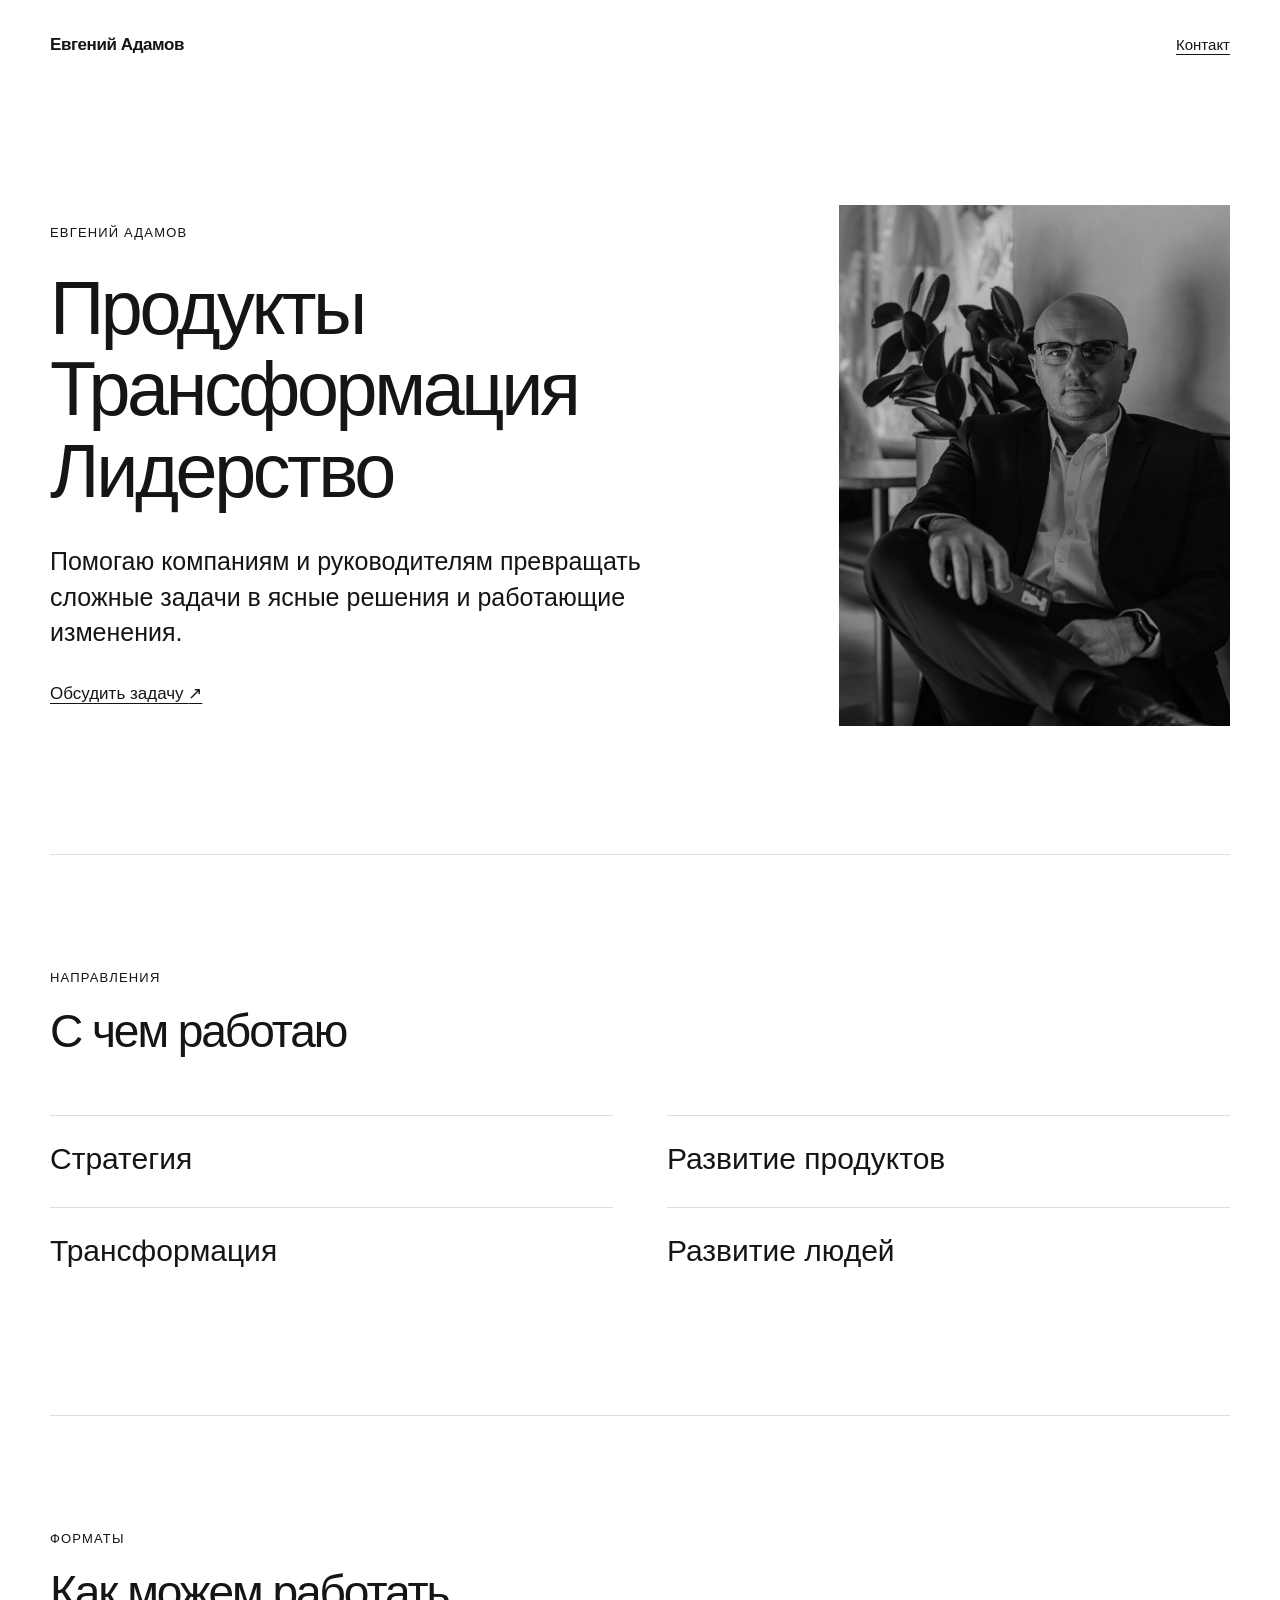
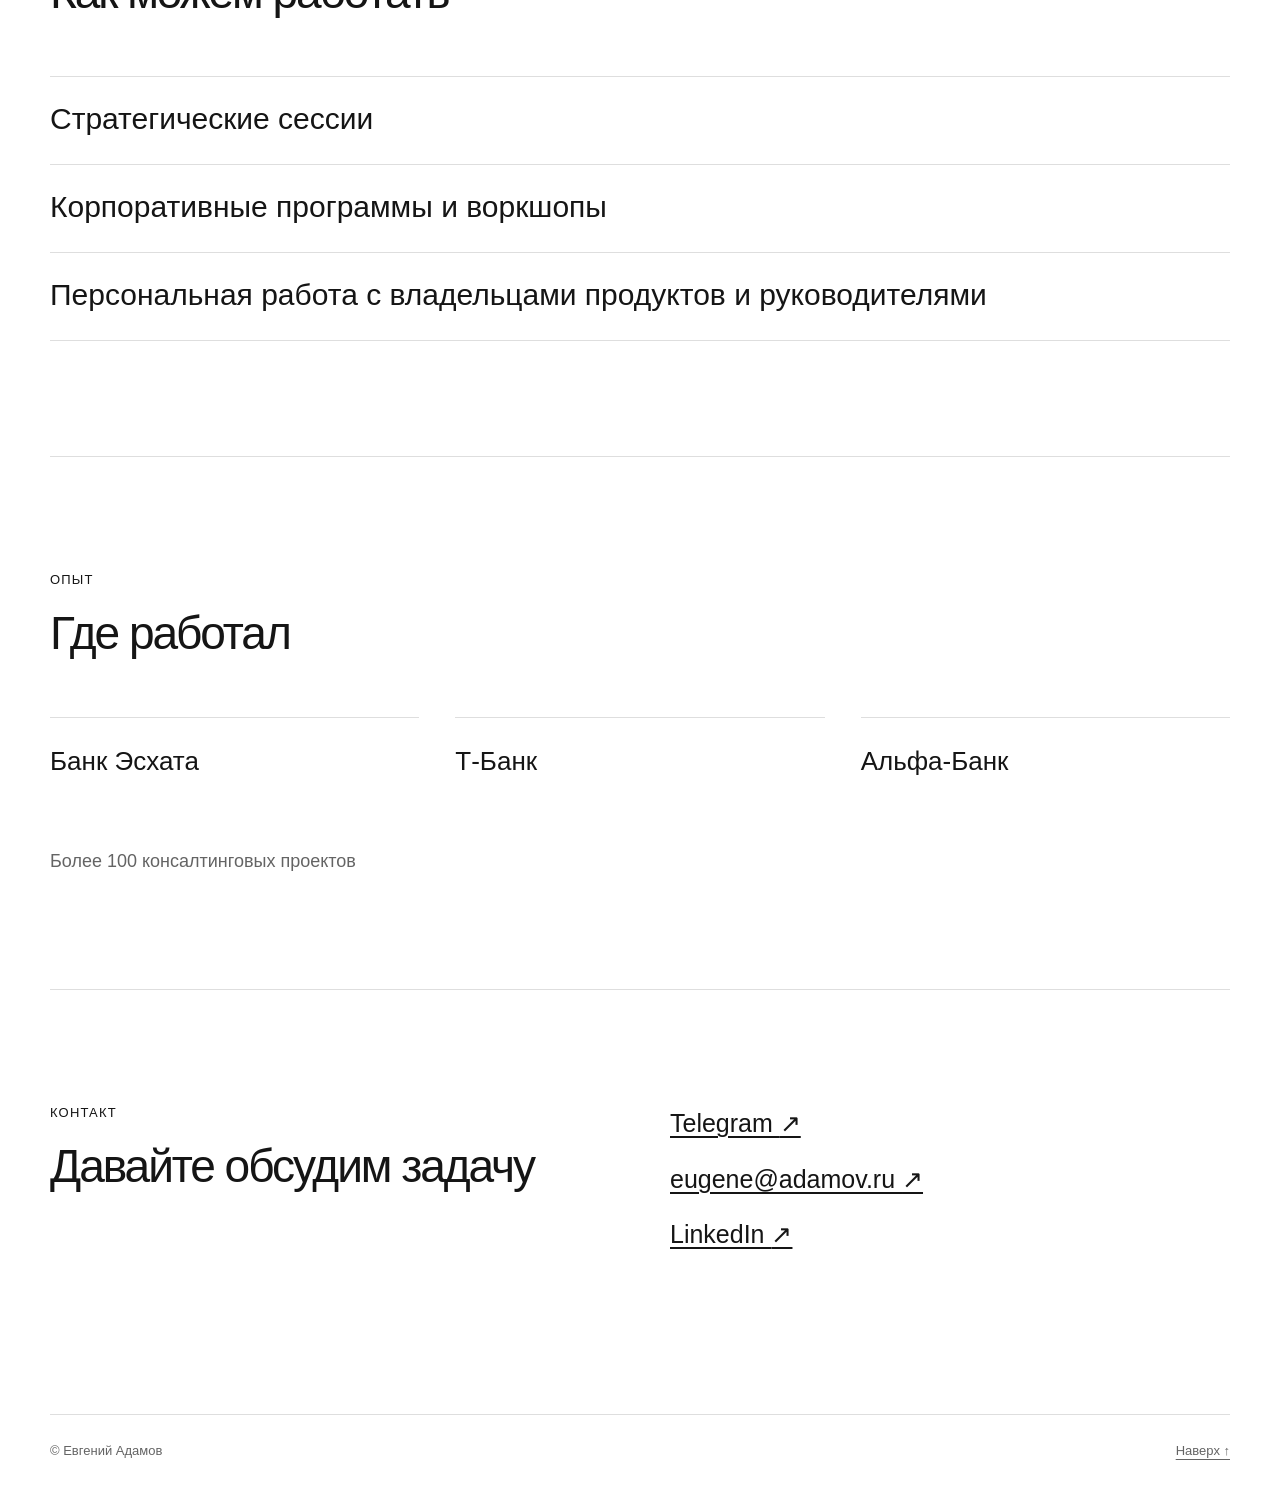
<file: index.html>
<!DOCTYPE html><html lang="ru"> <head><meta charset="UTF-8"><meta name="viewport" content="width=device-width, initial-scale=1"><meta name="description" content="Евгений Адамов. Продуктовая стратегия, изменения и работа с руководителями."><meta name="theme-color" content="#ffffff"><title>Евгений Адамов — продукты, трансформация, лидерство</title><style>:root{color-scheme:light;--ink: #151515;--muted: #646464;--line: #dedede}*{box-sizing:border-box}html{scroll-behavior:smooth}body{margin:0;background:#fff;color:var(--ink);font-family:Arial,Helvetica,sans-serif;font-size:17px;line-height:1.5;-webkit-font-smoothing:antialiased}a{color:inherit;text-underline-offset:4px}a:hover{text-decoration-thickness:2px}a:focus-visible{outline:2px solid var(--ink);outline-offset:5px}.shell{width:min(100% - 64px,1180px);margin-inline:auto}.site-header{min-height:90px;display:flex;align-items:center;justify-content:space-between;gap:24px}.brand{font-size:17px;font-weight:700;letter-spacing:-.025em;text-decoration:none}.header-contact{font-size:15px}.hero{display:grid;grid-template-columns:minmax(0,1.3fr) minmax(0,.7fr);gap:clamp(32px,5vw,88px);align-items:center;padding-block:clamp(70px,9vw,120px) clamp(80px,10vw,140px)}.eyebrow{font-size:13px;line-height:1.3;text-transform:uppercase;letter-spacing:.09em;margin:0 0 26px}h1,h2,h3,p{margin-top:0}h1,h2,h3{line-height:1.08;letter-spacing:-.045em}h1{font-size:clamp(48px,5.9vw,84px);font-weight:500;margin-bottom:32px}h2{font-size:clamp(32px,3.6vw,49px);font-weight:500;margin-bottom:0}h3{font-size:24px;font-weight:500;margin-bottom:18px}.intro{font-size:clamp(20px,2vw,25px);line-height:1.42;max-width:620px;margin-bottom:30px}.inline-link{font-size:17px}.portrait{display:block;width:100%;height:auto;aspect-ratio:3 / 4;object-fit:cover;object-position:center 35%;filter:grayscale(1)}.section{border-top:1px solid var(--line);padding-block:clamp(72px,9vw,120px)}.section-heading{margin-bottom:58px}.section-heading .eyebrow{margin-bottom:20px}.focus-grid,.wide-list,.company-grid{list-style:none;padding:0;margin:0}.focus-grid{display:grid;grid-template-columns:repeat(2,minmax(0,1fr));column-gap:54px;font-size:clamp(22px,2.5vw,30px);line-height:1.25}.focus-grid li{border-top:1px solid var(--line);padding:24px 0 30px}.wide-list{font-size:clamp(21px,2.6vw,30px);line-height:1.3}.wide-list li{border-top:1px solid var(--line);padding:22px 0 26px}.wide-list li:last-child{border-bottom:1px solid var(--line)}.company-grid{display:grid;grid-template-columns:repeat(3,minmax(0,1fr));column-gap:36px;font-size:clamp(20px,2.2vw,26px)}.company-grid li{border-top:1px solid var(--line);padding:24px 0 28px}.section-pair{display:grid;grid-template-columns:1fr 1fr;gap:60px}.section-pair .section-heading{margin-bottom:0}.experience-note{margin:40px 0 0;color:var(--muted);font-size:18px;line-height:1.4}.contact-section{padding-bottom:160px}.contact-links{display:flex;flex-direction:column;align-items:flex-start;gap:18px;font-size:clamp(20px,2vw,25px)}.site-footer{border-top:1px solid var(--line);padding-block:26px 40px;display:flex;justify-content:space-between;gap:24px;color:var(--muted);font-size:13px}.evidence-page{padding-block:70px 150px}.back-link{font-size:14px}.evidence-header{max-width:900px;padding:80px 0;border-bottom:1px solid var(--line)}.evidence-header h1{font-size:clamp(42px,5vw,70px);line-height:1.1}.evidence-meta{color:var(--muted);font-size:15px;margin:28px 0 0}.prose{max-width:760px;padding-top:62px;font-size:19px;line-height:1.7}.prose h2{font-size:clamp(28px,3vw,39px);margin:78px 0 28px}.prose h2:first-child{margin-top:0}.prose p,.prose ul,.prose ol{margin:0 0 26px}.prose ul,.prose ol{padding-left:1.4em}.prose li{padding-left:.2em;margin-bottom:12px}.prose a{overflow-wrap:anywhere}@media(max-width:720px){.hero{grid-template-columns:1fr;padding-top:70px}.portrait{width:min(100%,440px)}.section-pair{grid-template-columns:1fr;gap:38px}}@media(max-width:560px){.shell{width:min(100% - 36px,1180px)}.site-header{min-height:72px}.hero{padding-block:66px 104px;gap:54px}h1{font-size:clamp(42px,10vw,56px)}.section{padding-block:74px}.section-heading{margin-bottom:40px}.focus-grid,.company-grid{grid-template-columns:1fr}.focus-grid li,.company-grid li{padding:18px 0 22px}.experience-note{margin-top:28px}.contact-section{padding-bottom:100px}.evidence-page{padding-block:45px 100px}.evidence-header{padding:60px 0}.prose{padding-top:40px;font-size:17px}}
</style></head> <body> <header class="site-header shell" id="top"> <a class="brand" href="./">Евгений Адамов</a> <a class="header-contact" href="./#contact">Контакт</a> </header> <main> <section class="hero shell" aria-labelledby="hero-title"> <div class="hero-copy"> <p class="eyebrow">Евгений Адамов</p> <h1 id="hero-title">Продукты<br>Трансформация<br>Лидерство</h1> <p class="intro">Помогаю компаниям и руководителям превращать сложные задачи в ясные решения и работающие изменения.</p> <a class="inline-link" href="https://t.me/Evgen2adamov">Обсудить задачу <span aria-hidden="true">↗</span></a> </div> <img class="portrait" src="./evgeny-adamov.jpg" alt="Евгений Адамов" width="1153" height="1536"> </section> <section class="section shell" aria-labelledby="focus-title"> <div class="section-heading"><p class="eyebrow">Направления</p><h2 id="focus-title">С чем работаю</h2></div> <ul class="focus-grid"> <li>Стратегия</li> <li>Развитие продуктов</li> <li>Трансформация</li> <li>Развитие людей</li> </ul> </section> <section class="section shell" aria-labelledby="formats-title"> <div class="section-heading"><p class="eyebrow">Форматы</p><h2 id="formats-title">Как можем работать</h2></div> <ul class="wide-list"> <li>Стратегические сессии</li> <li>Корпоративные программы и воркшопы</li> <li>Персональная работа с владельцами продуктов и руководителями</li> </ul> </section> <section class="section shell" aria-labelledby="experience-title"> <div class="section-heading"><p class="eyebrow">Опыт</p><h2 id="experience-title">Где работал</h2></div> <ul class="company-grid"> <li>Банк Эсхата</li> <li>Т-Банк</li> <li>Альфа-Банк</li> </ul> <p class="experience-note">Более 100 консалтинговых проектов</p> </section> <section class="section shell section-pair contact-section" id="contact" aria-labelledby="contact-title"> <div class="section-heading"><p class="eyebrow">Контакт</p><h2 id="contact-title">Давайте обсудим задачу</h2></div> <div class="contact-links"> <a href="https://t.me/Evgen2adamov">Telegram <span aria-hidden="true">↗</span></a> <a href="mailto:eugene@adamov.ru">eugene@adamov.ru <span aria-hidden="true">↗</span></a> <a href="https://www.linkedin.com/in/evgenyadamov">LinkedIn <span aria-hidden="true">↗</span></a> </div> </section> </main> <footer class="site-footer shell"><span>© Евгений Адамов</span><a href="#top" aria-label="Вернуться к началу страницы">Наверх ↑</a></footer> </body></html>
</file>
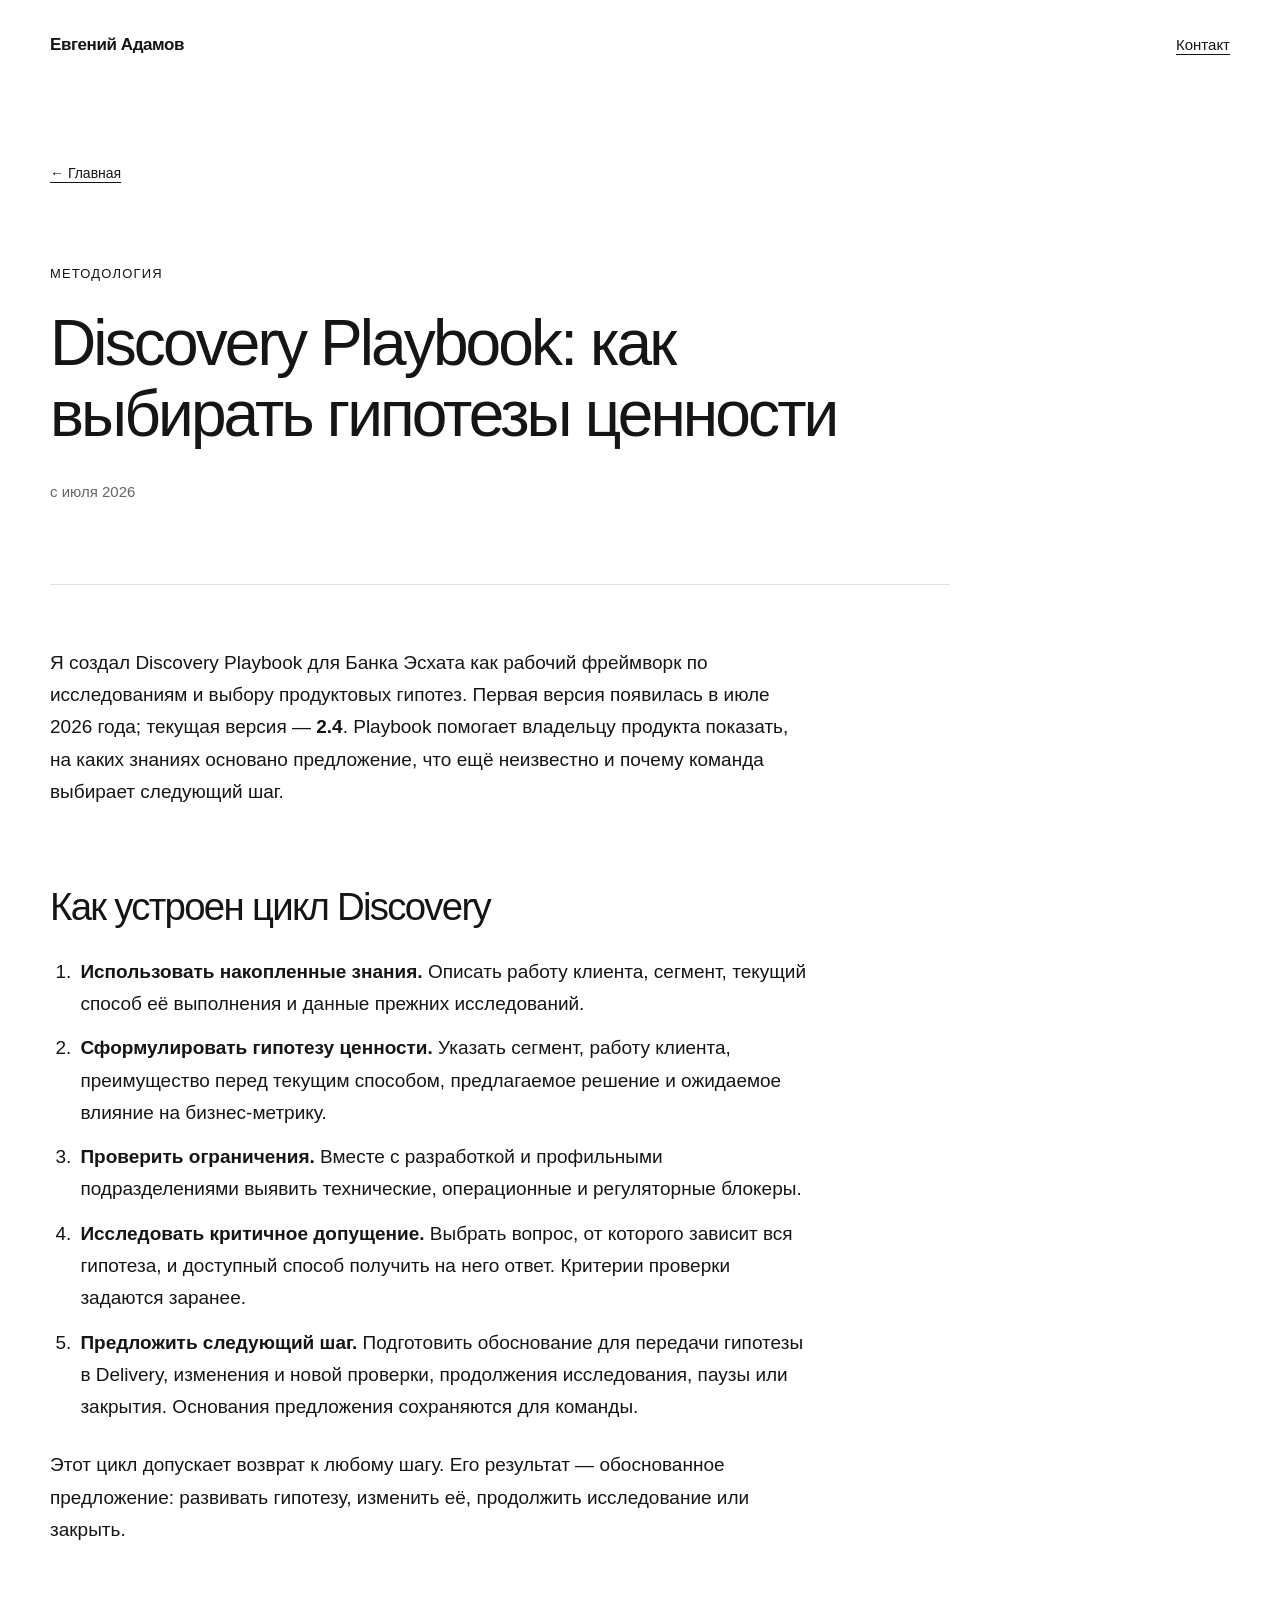
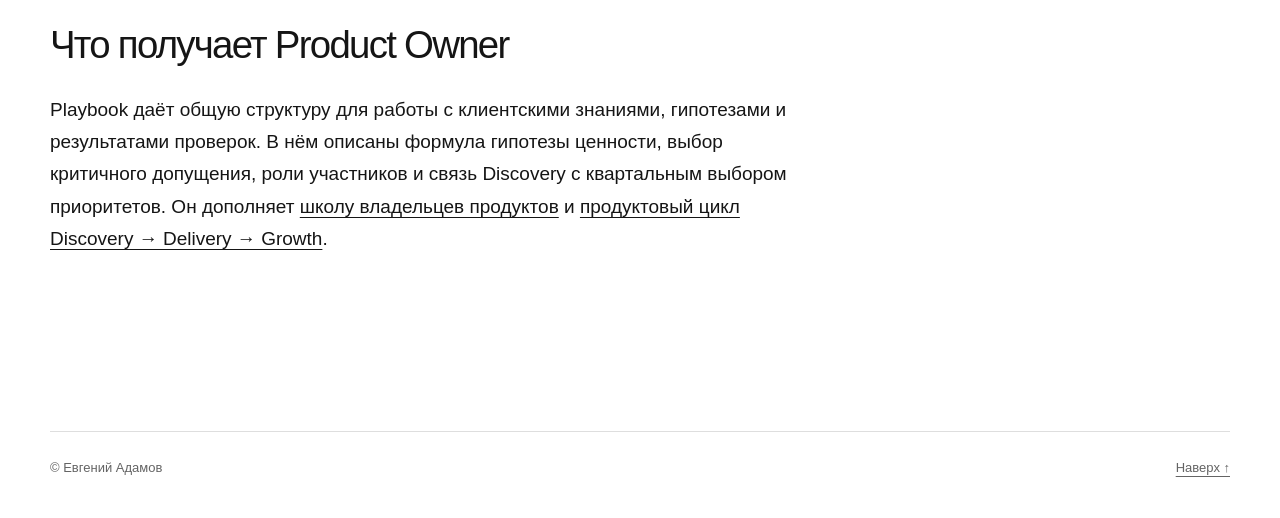
<file: cases/discovery-playbook/index.html>
<!DOCTYPE html><html lang="ru"> <head><meta charset="UTF-8"><meta name="viewport" content="width=device-width, initial-scale=1"><meta name="description" content="Внутренний фреймворк по исследованию клиентов и проверке продуктовых гипотез до инвестиций в разработку."><meta name="theme-color" content="#ffffff"><title>Discovery Playbook: как выбирать гипотезы ценности — Евгений Адамов</title><style>:root{color-scheme:light;--ink: #151515;--muted: #646464;--line: #dedede}*{box-sizing:border-box}html{scroll-behavior:smooth}body{margin:0;background:#fff;color:var(--ink);font-family:Arial,Helvetica,sans-serif;font-size:17px;line-height:1.5;-webkit-font-smoothing:antialiased}a{color:inherit;text-underline-offset:4px}a:hover{text-decoration-thickness:2px}a:focus-visible{outline:2px solid var(--ink);outline-offset:5px}.shell{width:min(100% - 64px,1180px);margin-inline:auto}.site-header{min-height:90px;display:flex;align-items:center;justify-content:space-between;gap:24px}.brand{font-size:17px;font-weight:700;letter-spacing:-.025em;text-decoration:none}.header-contact{font-size:15px}.hero{display:grid;grid-template-columns:minmax(0,1.3fr) minmax(0,.7fr);gap:clamp(32px,5vw,88px);align-items:center;padding-block:clamp(70px,9vw,120px) clamp(80px,10vw,140px)}.eyebrow{font-size:13px;line-height:1.3;text-transform:uppercase;letter-spacing:.09em;margin:0 0 26px}h1,h2,h3,p{margin-top:0}h1,h2,h3{line-height:1.08;letter-spacing:-.045em}h1{font-size:clamp(48px,5.9vw,84px);font-weight:500;margin-bottom:32px}h2{font-size:clamp(32px,3.6vw,49px);font-weight:500;margin-bottom:0}h3{font-size:24px;font-weight:500;margin-bottom:18px}.intro{font-size:clamp(20px,2vw,25px);line-height:1.42;max-width:620px;margin-bottom:30px}.inline-link{font-size:17px}.portrait{display:block;width:100%;height:auto;aspect-ratio:3 / 4;object-fit:cover;object-position:center 35%;filter:grayscale(1)}.section{border-top:1px solid var(--line);padding-block:clamp(72px,9vw,120px)}.section-heading{margin-bottom:58px}.section-heading .eyebrow{margin-bottom:20px}.focus-grid,.wide-list,.company-grid{list-style:none;padding:0;margin:0}.focus-grid{display:grid;grid-template-columns:repeat(2,minmax(0,1fr));column-gap:54px;font-size:clamp(22px,2.5vw,30px);line-height:1.25}.focus-grid li{border-top:1px solid var(--line);padding:24px 0 30px}.wide-list{font-size:clamp(21px,2.6vw,30px);line-height:1.3}.wide-list li{border-top:1px solid var(--line);padding:22px 0 26px}.wide-list li:last-child{border-bottom:1px solid var(--line)}.company-grid{display:grid;grid-template-columns:repeat(3,minmax(0,1fr));column-gap:36px;font-size:clamp(20px,2.2vw,26px)}.company-grid li{border-top:1px solid var(--line);padding:24px 0 28px}.section-pair{display:grid;grid-template-columns:1fr 1fr;gap:60px}.section-pair .section-heading{margin-bottom:0}.experience-note{margin:40px 0 0;color:var(--muted);font-size:18px;line-height:1.4}.contact-section{padding-bottom:160px}.contact-links{display:flex;flex-direction:column;align-items:flex-start;gap:18px;font-size:clamp(20px,2vw,25px)}.site-footer{border-top:1px solid var(--line);padding-block:26px 40px;display:flex;justify-content:space-between;gap:24px;color:var(--muted);font-size:13px}.evidence-page{padding-block:70px 150px}.back-link{font-size:14px}.evidence-header{max-width:900px;padding:80px 0;border-bottom:1px solid var(--line)}.evidence-header h1{font-size:clamp(42px,5vw,70px);line-height:1.1}.evidence-meta{color:var(--muted);font-size:15px;margin:28px 0 0}.prose{max-width:760px;padding-top:62px;font-size:19px;line-height:1.7}.prose h2{font-size:clamp(28px,3vw,39px);margin:78px 0 28px}.prose h2:first-child{margin-top:0}.prose p,.prose ul,.prose ol{margin:0 0 26px}.prose ul,.prose ol{padding-left:1.4em}.prose li{padding-left:.2em;margin-bottom:12px}.prose a{overflow-wrap:anywhere}@media(max-width:720px){.hero{grid-template-columns:1fr;padding-top:70px}.portrait{width:min(100%,440px)}.section-pair{grid-template-columns:1fr;gap:38px}}@media(max-width:560px){.shell{width:min(100% - 36px,1180px)}.site-header{min-height:72px}.hero{padding-block:66px 104px;gap:54px}h1{font-size:clamp(42px,10vw,56px)}.section{padding-block:74px}.section-heading{margin-bottom:40px}.focus-grid,.company-grid{grid-template-columns:1fr}.focus-grid li,.company-grid li{padding:18px 0 22px}.experience-note{margin-top:28px}.contact-section{padding-bottom:100px}.evidence-page{padding-block:45px 100px}.evidence-header{padding:60px 0}.prose{padding-top:40px;font-size:17px}}
</style></head> <body> <header class="site-header shell" id="top"> <a class="brand" href="../../">Евгений Адамов</a> <a class="header-contact" href="../../#contact">Контакт</a> </header> <main> <article class="evidence-page shell"> <a class="back-link" href="../../">← Главная</a> <header class="evidence-header"> <p class="eyebrow">Методология</p> <h1>Discovery Playbook: как выбирать гипотезы ценности</h1> <p class="evidence-meta">с июля 2026</p> </header> <div class="prose"><p>Я создал Discovery Playbook для Банка Эсхата как рабочий фреймворк по исследованиям и выбору продуктовых гипотез. Первая версия появилась в июле 2026 года; текущая версия — <strong>2.4</strong>. Playbook помогает владельцу продукта показать, на каких знаниях основано предложение, что ещё неизвестно и почему команда выбирает следующий шаг.</p>
<h2 id="как-устроен-цикл-discovery">Как устроен цикл Discovery</h2>
<ol>
<li><strong>Использовать накопленные знания.</strong> Описать работу клиента, сегмент, текущий способ её выполнения и данные прежних исследований.</li>
<li><strong>Сформулировать гипотезу ценности.</strong> Указать сегмент, работу клиента, преимущество перед текущим способом, предлагаемое решение и ожидаемое влияние на бизнес-метрику.</li>
<li><strong>Проверить ограничения.</strong> Вместе с разработкой и профильными подразделениями выявить технические, операционные и регуляторные блокеры.</li>
<li><strong>Исследовать критичное допущение.</strong> Выбрать вопрос, от которого зависит вся гипотеза, и доступный способ получить на него ответ. Критерии проверки задаются заранее.</li>
<li><strong>Предложить следующий шаг.</strong> Подготовить обоснование для передачи гипотезы в Delivery, изменения и новой проверки, продолжения исследования, паузы или закрытия. Основания предложения сохраняются для команды.</li>
</ol>
<p>Этот цикл допускает возврат к любому шагу. Его результат — обоснованное предложение: развивать гипотезу, изменить её, продолжить исследование или закрыть.</p>
<h2 id="что-получает-product-owner">Что получает Product Owner</h2>
<p>Playbook даёт общую структуру для работы с клиентскими знаниями, гипотезами и результатами проверок. В нём описаны формула гипотезы ценности, выбор критичного допущения, роли участников и связь Discovery с квартальным выбором приоритетов. Он дополняет <a href="../../cases/product-education/">школу владельцев продуктов</a> и <a href="../../methodology/product-lifecycle/">продуктовый цикл Discovery → Delivery → Growth</a>.</p></div> </article> </main> <footer class="site-footer shell"><span>© Евгений Адамов</span><a href="#top" aria-label="Вернуться к началу страницы">Наверх ↑</a></footer> </body></html>
</file>
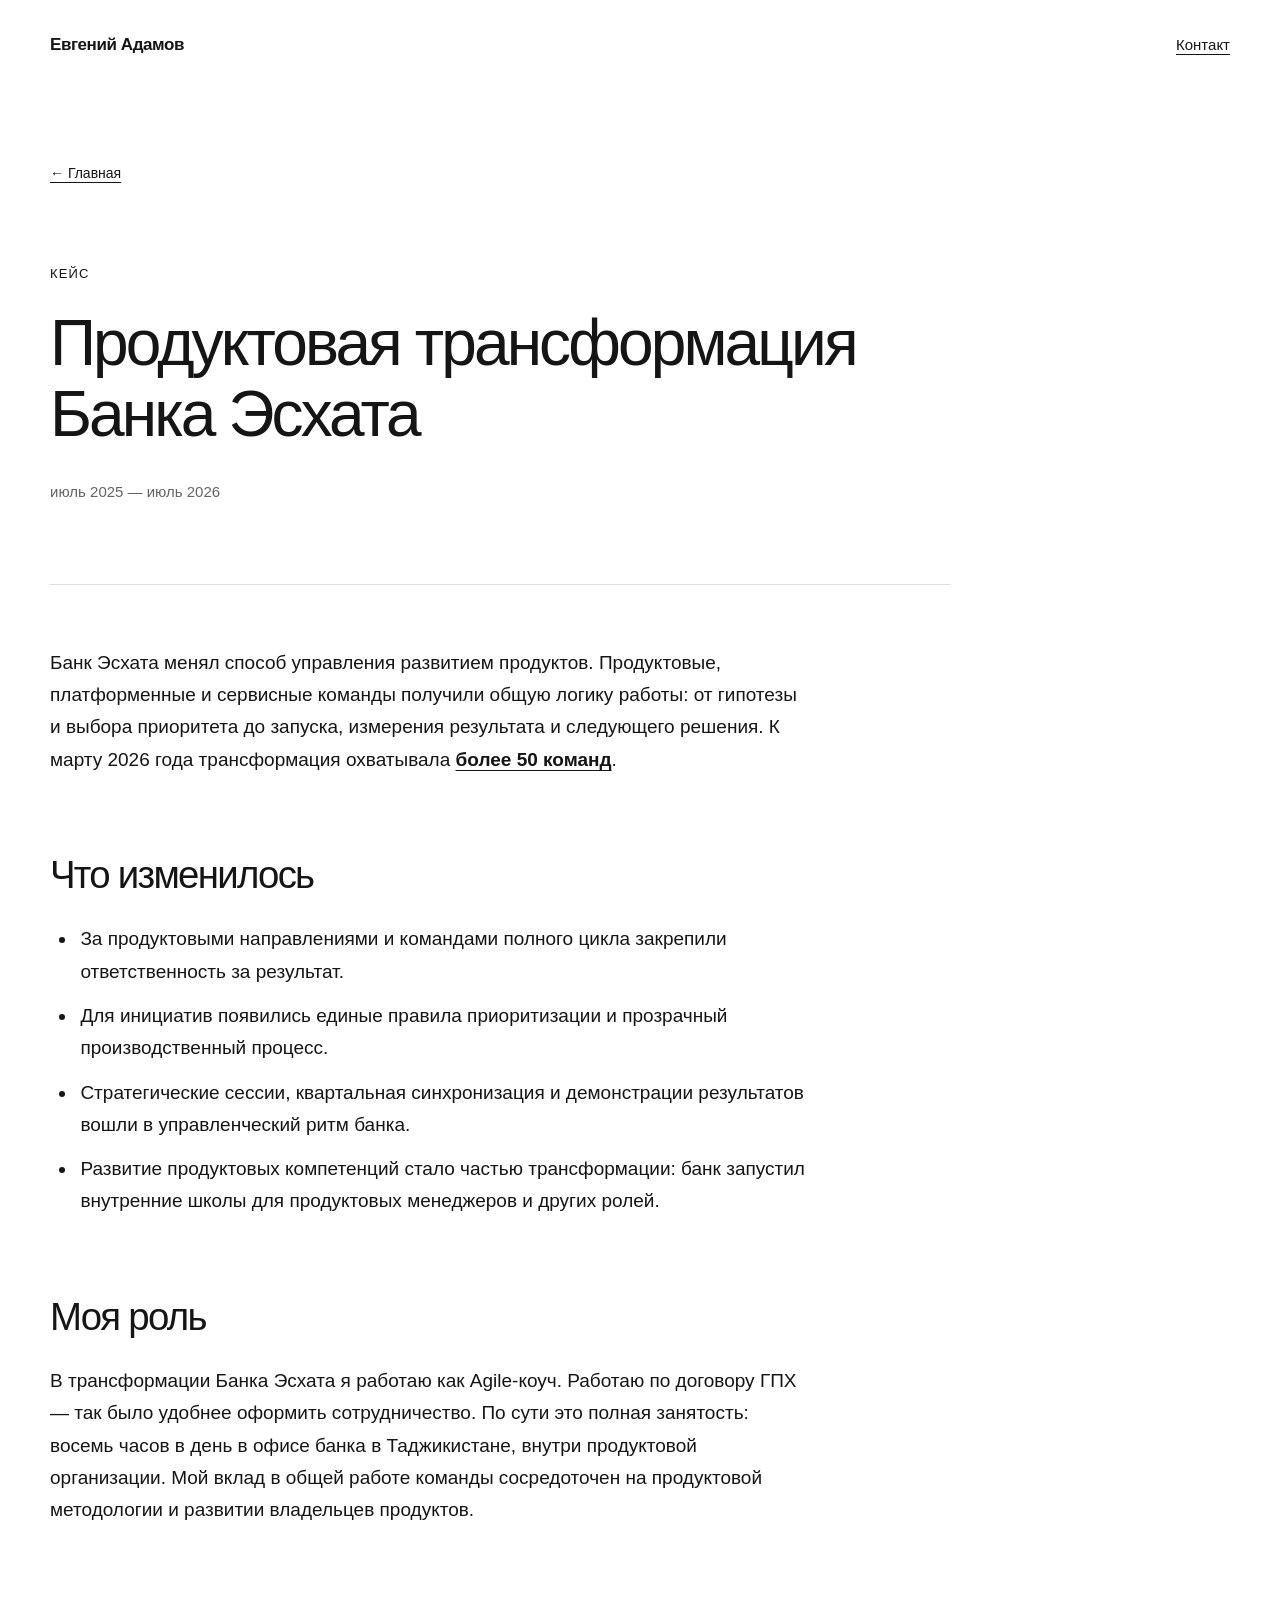
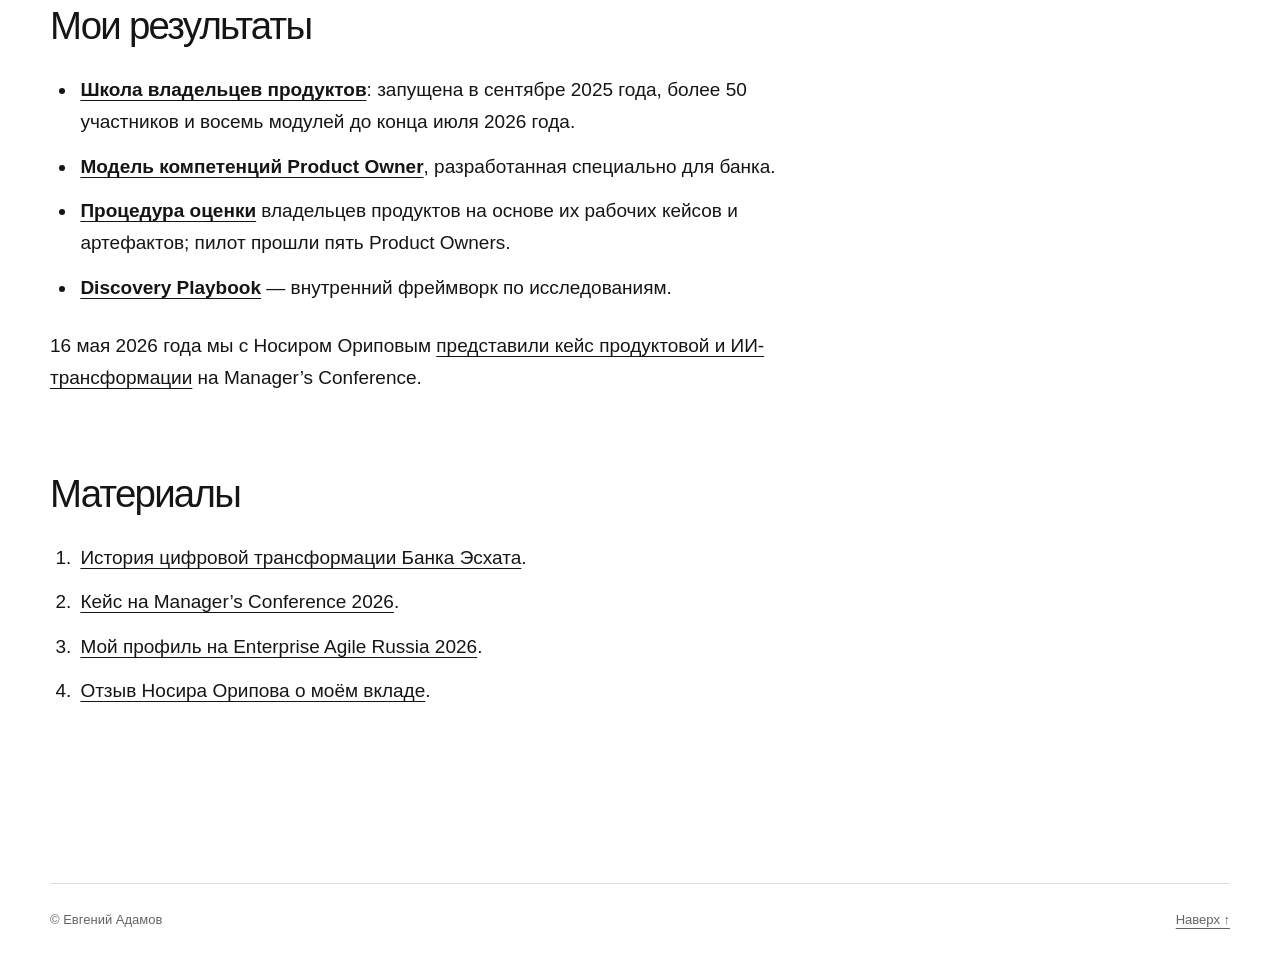
<file: cases/eskhata-product-transformation/index.html>
<!DOCTYPE html><html lang="ru"> <head><meta charset="UTF-8"><meta name="viewport" content="width=device-width, initial-scale=1"><meta name="description" content="Как продуктовая работа стала частью управления банком и какую роль я сыграл в развитии продуктового подхода."><meta name="theme-color" content="#ffffff"><title>Продуктовая трансформация Банка Эсхата — Евгений Адамов</title><style>:root{color-scheme:light;--ink: #151515;--muted: #646464;--line: #dedede}*{box-sizing:border-box}html{scroll-behavior:smooth}body{margin:0;background:#fff;color:var(--ink);font-family:Arial,Helvetica,sans-serif;font-size:17px;line-height:1.5;-webkit-font-smoothing:antialiased}a{color:inherit;text-underline-offset:4px}a:hover{text-decoration-thickness:2px}a:focus-visible{outline:2px solid var(--ink);outline-offset:5px}.shell{width:min(100% - 64px,1180px);margin-inline:auto}.site-header{min-height:90px;display:flex;align-items:center;justify-content:space-between;gap:24px}.brand{font-size:17px;font-weight:700;letter-spacing:-.025em;text-decoration:none}.header-contact{font-size:15px}.hero{display:grid;grid-template-columns:minmax(0,1.3fr) minmax(0,.7fr);gap:clamp(32px,5vw,88px);align-items:center;padding-block:clamp(70px,9vw,120px) clamp(80px,10vw,140px)}.eyebrow{font-size:13px;line-height:1.3;text-transform:uppercase;letter-spacing:.09em;margin:0 0 26px}h1,h2,h3,p{margin-top:0}h1,h2,h3{line-height:1.08;letter-spacing:-.045em}h1{font-size:clamp(48px,5.9vw,84px);font-weight:500;margin-bottom:32px}h2{font-size:clamp(32px,3.6vw,49px);font-weight:500;margin-bottom:0}h3{font-size:24px;font-weight:500;margin-bottom:18px}.intro{font-size:clamp(20px,2vw,25px);line-height:1.42;max-width:620px;margin-bottom:30px}.inline-link{font-size:17px}.portrait{display:block;width:100%;height:auto;aspect-ratio:3 / 4;object-fit:cover;object-position:center 35%;filter:grayscale(1)}.section{border-top:1px solid var(--line);padding-block:clamp(72px,9vw,120px)}.section-heading{margin-bottom:58px}.section-heading .eyebrow{margin-bottom:20px}.focus-grid,.wide-list,.company-grid{list-style:none;padding:0;margin:0}.focus-grid{display:grid;grid-template-columns:repeat(2,minmax(0,1fr));column-gap:54px;font-size:clamp(22px,2.5vw,30px);line-height:1.25}.focus-grid li{border-top:1px solid var(--line);padding:24px 0 30px}.wide-list{font-size:clamp(21px,2.6vw,30px);line-height:1.3}.wide-list li{border-top:1px solid var(--line);padding:22px 0 26px}.wide-list li:last-child{border-bottom:1px solid var(--line)}.company-grid{display:grid;grid-template-columns:repeat(3,minmax(0,1fr));column-gap:36px;font-size:clamp(20px,2.2vw,26px)}.company-grid li{border-top:1px solid var(--line);padding:24px 0 28px}.section-pair{display:grid;grid-template-columns:1fr 1fr;gap:60px}.section-pair .section-heading{margin-bottom:0}.experience-note{margin:40px 0 0;color:var(--muted);font-size:18px;line-height:1.4}.contact-section{padding-bottom:160px}.contact-links{display:flex;flex-direction:column;align-items:flex-start;gap:18px;font-size:clamp(20px,2vw,25px)}.site-footer{border-top:1px solid var(--line);padding-block:26px 40px;display:flex;justify-content:space-between;gap:24px;color:var(--muted);font-size:13px}.evidence-page{padding-block:70px 150px}.back-link{font-size:14px}.evidence-header{max-width:900px;padding:80px 0;border-bottom:1px solid var(--line)}.evidence-header h1{font-size:clamp(42px,5vw,70px);line-height:1.1}.evidence-meta{color:var(--muted);font-size:15px;margin:28px 0 0}.prose{max-width:760px;padding-top:62px;font-size:19px;line-height:1.7}.prose h2{font-size:clamp(28px,3vw,39px);margin:78px 0 28px}.prose h2:first-child{margin-top:0}.prose p,.prose ul,.prose ol{margin:0 0 26px}.prose ul,.prose ol{padding-left:1.4em}.prose li{padding-left:.2em;margin-bottom:12px}.prose a{overflow-wrap:anywhere}@media(max-width:720px){.hero{grid-template-columns:1fr;padding-top:70px}.portrait{width:min(100%,440px)}.section-pair{grid-template-columns:1fr;gap:38px}}@media(max-width:560px){.shell{width:min(100% - 36px,1180px)}.site-header{min-height:72px}.hero{padding-block:66px 104px;gap:54px}h1{font-size:clamp(42px,10vw,56px)}.section{padding-block:74px}.section-heading{margin-bottom:40px}.focus-grid,.company-grid{grid-template-columns:1fr}.focus-grid li,.company-grid li{padding:18px 0 22px}.experience-note{margin-top:28px}.contact-section{padding-bottom:100px}.evidence-page{padding-block:45px 100px}.evidence-header{padding:60px 0}.prose{padding-top:40px;font-size:17px}}
</style></head> <body> <header class="site-header shell" id="top"> <a class="brand" href="../../">Евгений Адамов</a> <a class="header-contact" href="../../#contact">Контакт</a> </header> <main> <article class="evidence-page shell"> <a class="back-link" href="../../">← Главная</a> <header class="evidence-header"> <p class="eyebrow">Кейс</p> <h1>Продуктовая трансформация Банка Эсхата</h1> <p class="evidence-meta">июль 2025 — июль 2026</p> </header> <div class="prose"><p>Банк Эсхата менял способ управления развитием продуктов. Продуктовые, платформенные и сервисные команды получили общую логику работы: от гипотезы и выбора приоритета до запуска, измерения результата и следующего решения. К марту 2026 года трансформация охватывала <a href="https://www.eskhata.com/events/news/eskhata-tsifrovaya-transformatsiya-eto-strategiya-upravleniya/"><strong>более 50 команд</strong></a>.</p>
<h2 id="что-изменилось">Что изменилось</h2>
<ul>
<li>За продуктовыми направлениями и командами полного цикла закрепили ответственность за результат.</li>
<li>Для инициатив появились единые правила приоритизации и прозрачный производственный процесс.</li>
<li>Стратегические сессии, квартальная синхронизация и демонстрации результатов вошли в управленческий ритм банка.</li>
<li>Развитие продуктовых компетенций стало частью трансформации: банк запустил внутренние школы для продуктовых менеджеров и других ролей.</li>
</ul>
<h2 id="моя-роль">Моя роль</h2>
<p>В трансформации Банка Эсхата я работаю как Agile-коуч. Работаю по договору ГПХ — так было удобнее оформить сотрудничество. По сути это полная занятость: восемь часов в день в офисе банка в Таджикистане, внутри продуктовой организации. Мой вклад в общей работе команды сосредоточен на продуктовой методологии и развитии владельцев продуктов.</p>
<h2 id="мои-результаты">Мои результаты</h2>
<ul>
<li><a href="../../cases/product-education/"><strong>Школа владельцев продуктов</strong></a>: запущена в сентябре 2025 года, более 50 участников и восемь модулей до конца июля 2026 года.</li>
<li><a href="../../cases/product-owner-competency-model/"><strong>Модель компетенций Product Owner</strong></a>, разработанная специально для банка.</li>
<li><a href="../../cases/product-owner-assessment/"><strong>Процедура оценки</strong></a> владельцев продуктов на основе их рабочих кейсов и артефактов; пилот прошли пять Product Owners.</li>
<li><a href="../../cases/discovery-playbook/"><strong>Discovery Playbook</strong></a> — внутренний фреймворк по исследованиям.</li>
</ul>
<p>16 мая 2026 года мы с Носиром Ориповым <a href="https://ru.linkedin.com/posts/agile-uzbekistan_how-okrs-and-fintech-actually-work-in-large-activity-7457104045640515584-YM58">представили кейс продуктовой и ИИ-трансформации</a> на Manager’s Conference.</p>
<h2 id="материалы">Материалы</h2>
<ol>
<li><a href="https://www.eskhata.com/events/news/eskhata-tsifrovaya-transformatsiya-eto-strategiya-upravleniya/">История цифровой трансформации Банка Эсхата</a>.</li>
<li><a href="https://ru.linkedin.com/posts/ojsc-bank-eskhata_eskhatabank-managersconference2026-digitaltransformation-activity-7462722370106216448-KkEr">Кейс на Manager’s Conference 2026</a>.</li>
<li><a href="https://enterprise-agile.ru/2026/eskhata">Мой профиль на Enterprise Agile Russia 2026</a>.</li>
<li><a href="../../evidence/product-transformation-reference/">Отзыв Носира Орипова о моём вкладе</a>.</li>
</ol></div> </article> </main> <footer class="site-footer shell"><span>© Евгений Адамов</span><a href="#top" aria-label="Вернуться к началу страницы">Наверх ↑</a></footer> </body></html>
</file>
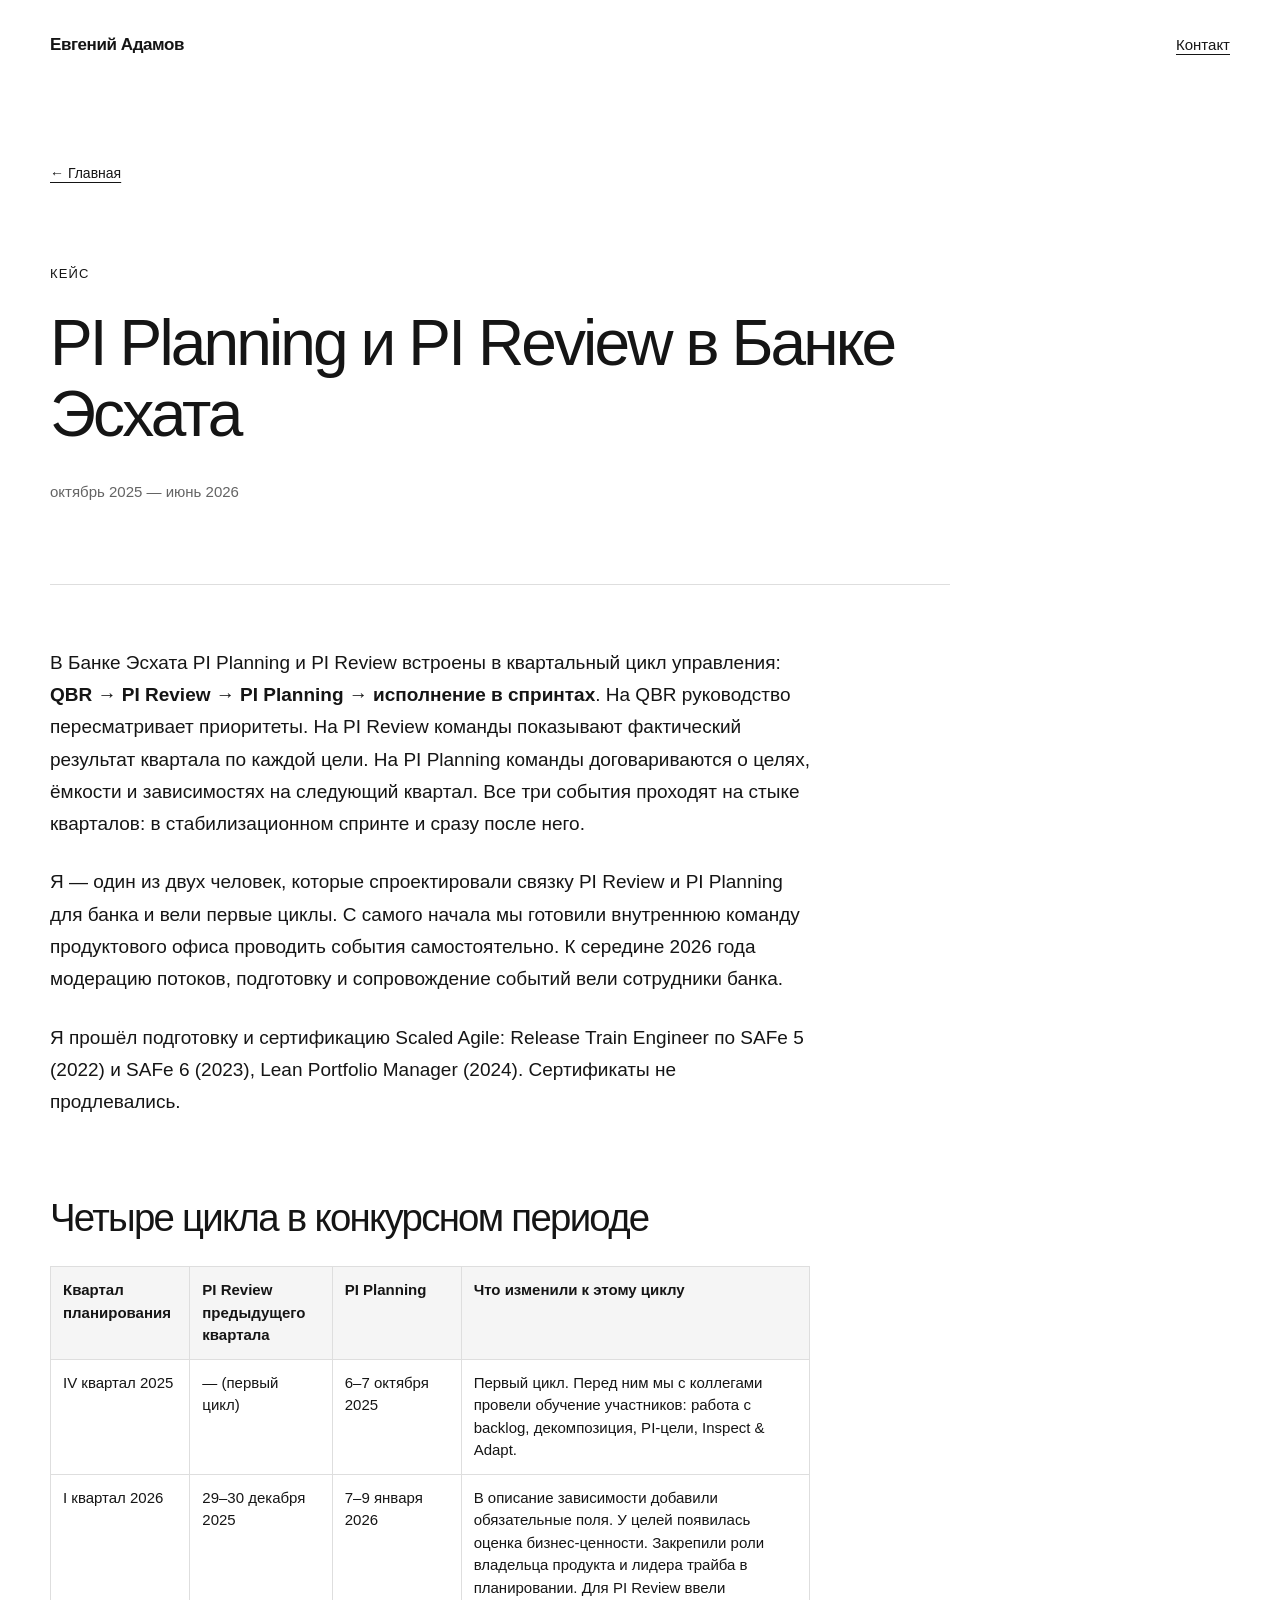
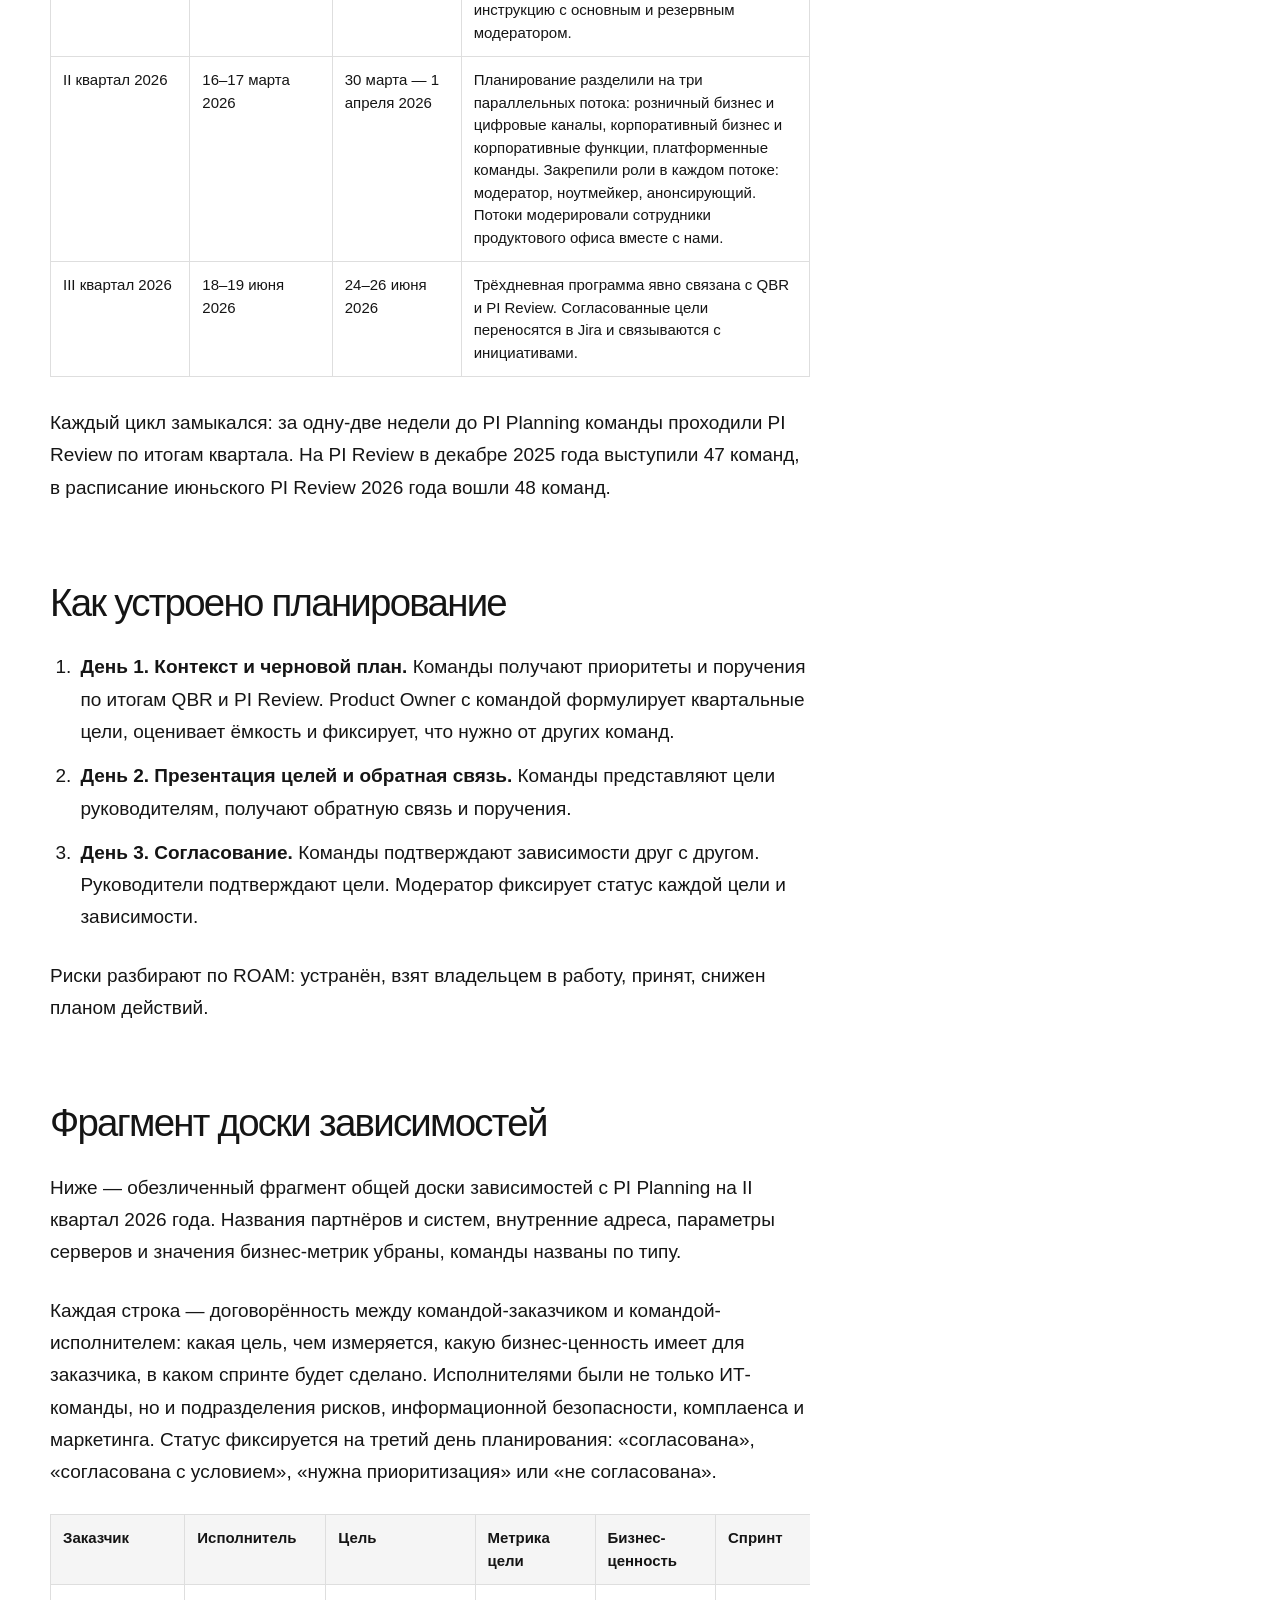
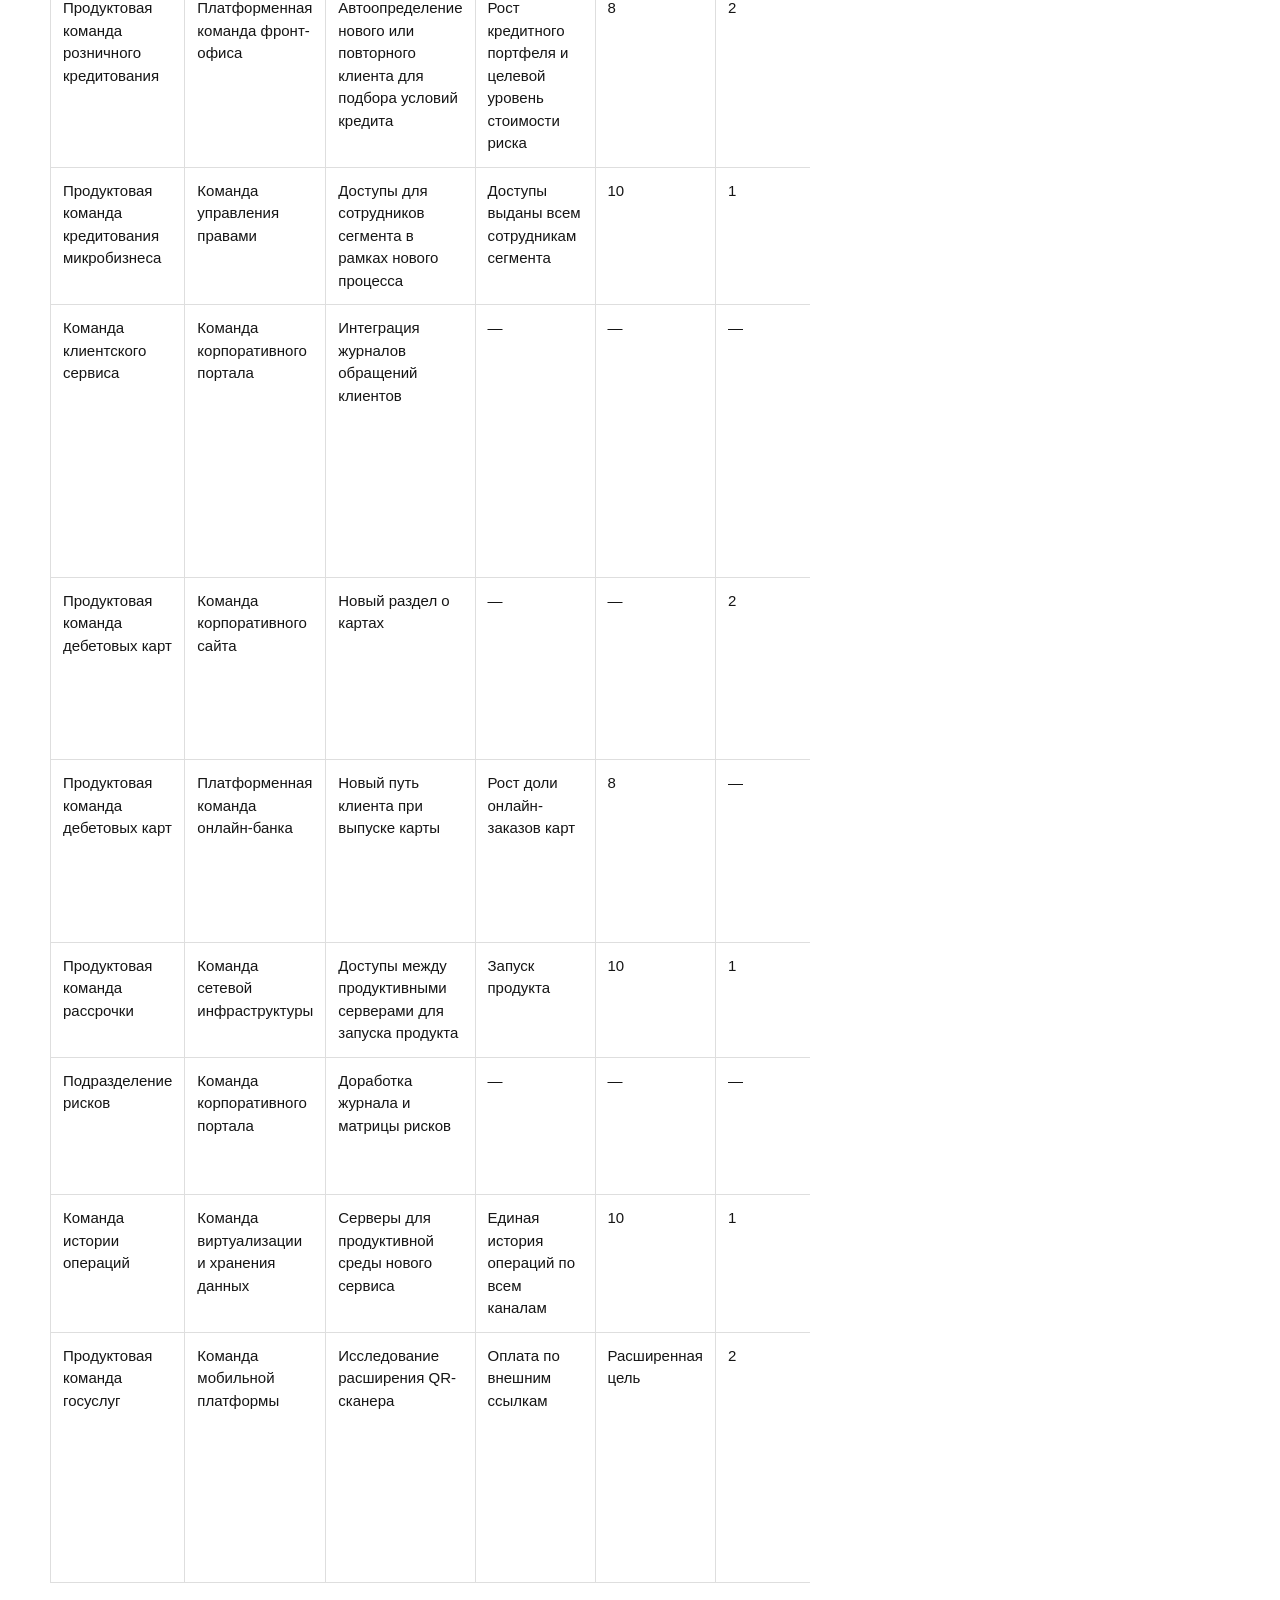
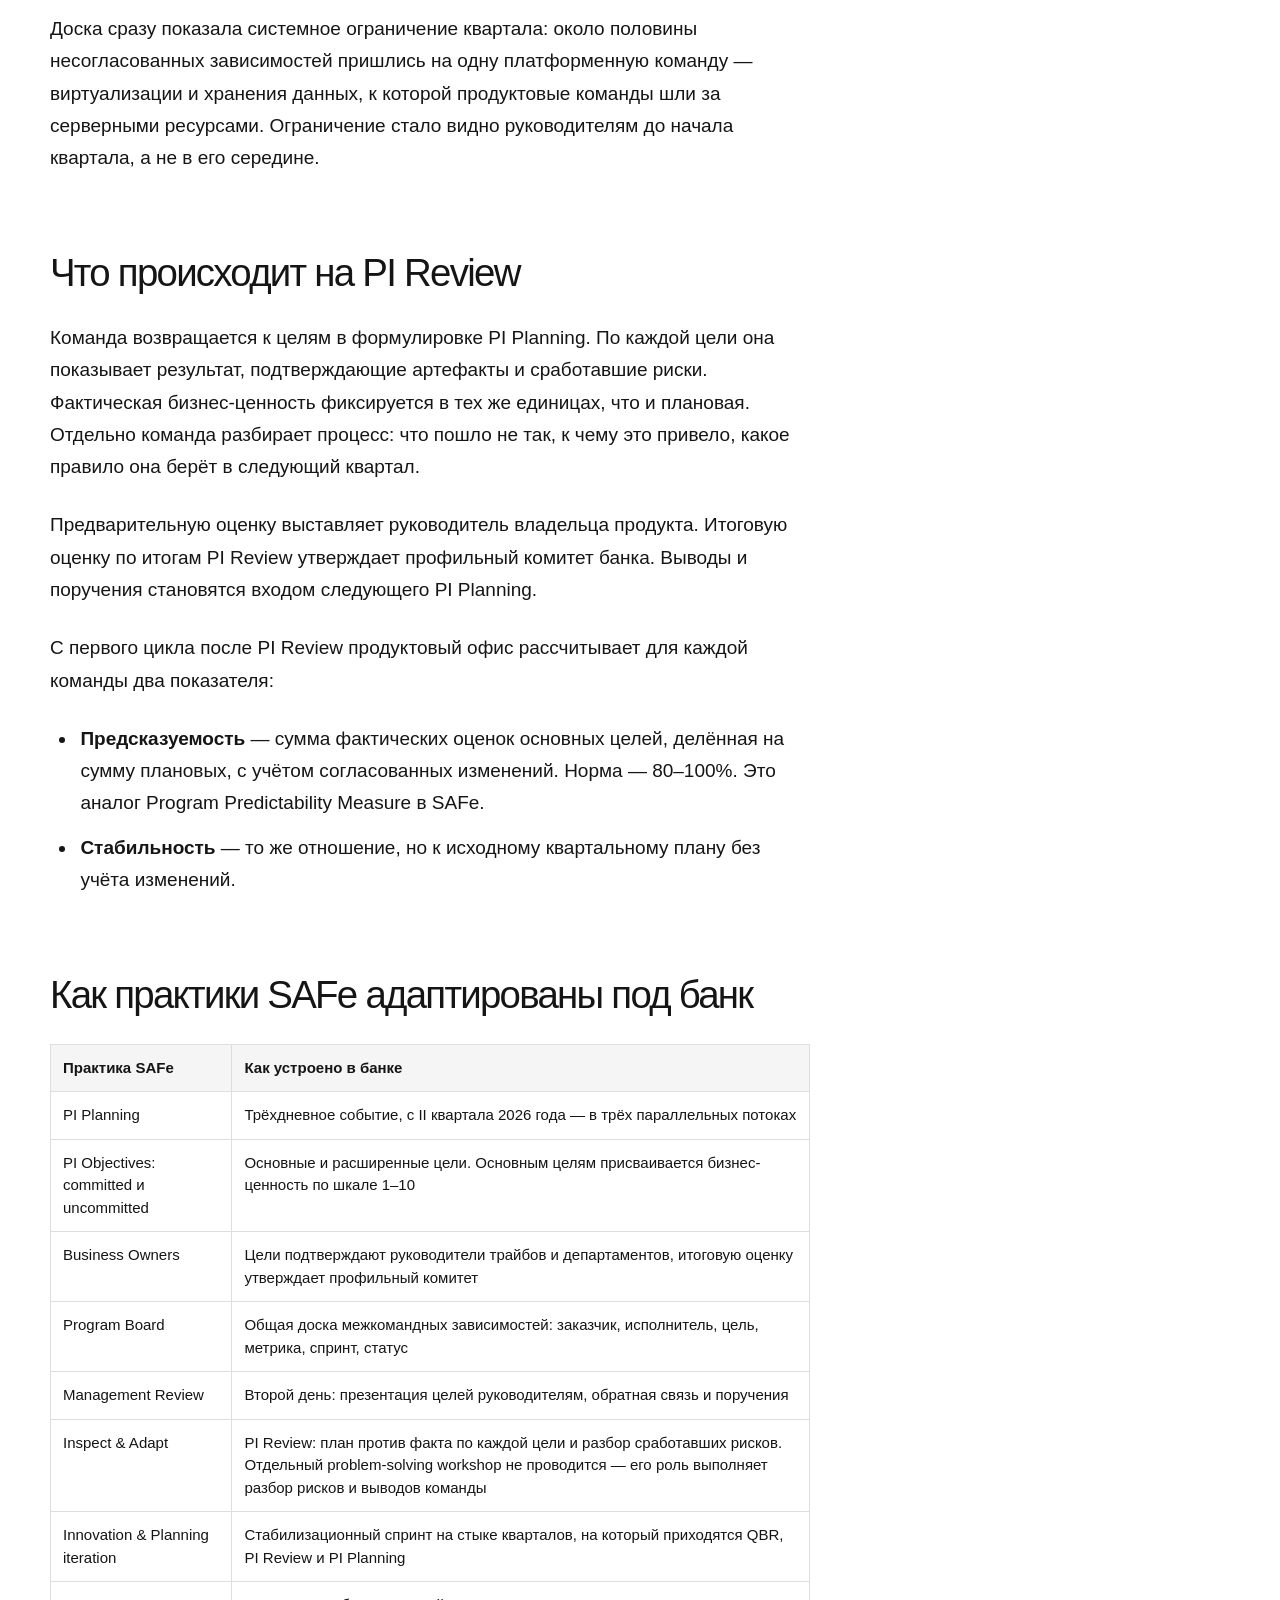
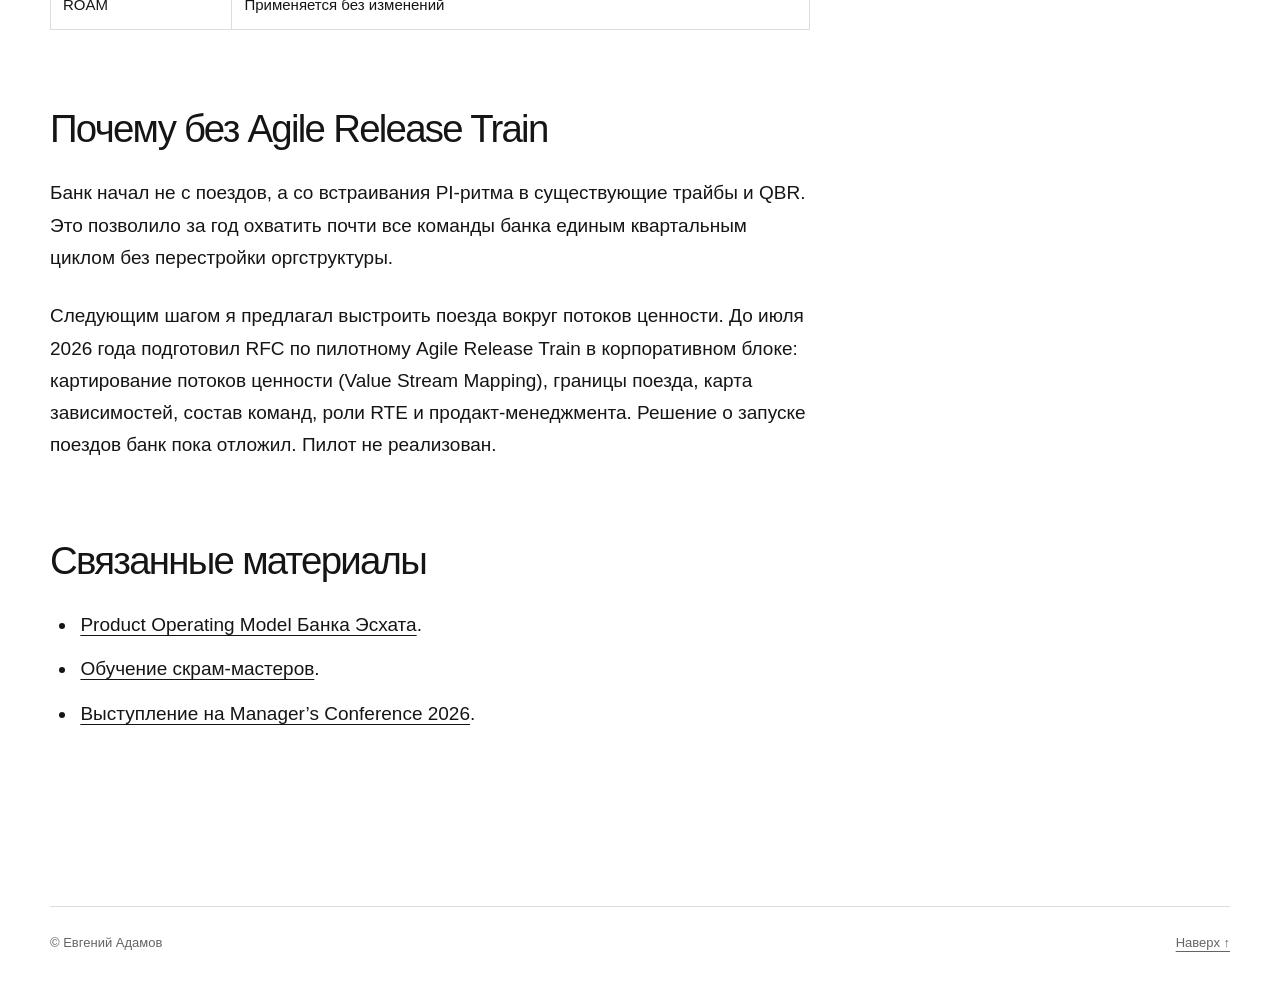
<file: cases/pi-planning/index.html>
<!DOCTYPE html><html lang="ru"> <head><meta charset="UTF-8"><meta name="viewport" content="width=device-width, initial-scale=1"><meta name="description" content="Как банк встроил квартальный цикл SAFe в действующую модель управления — четыре цикла, зависимости между командами, бизнес-ценность целей и передача событий внутренней команде."><meta name="theme-color" content="#ffffff"><title>PI Planning и PI Review в Банке Эсхата — Евгений Адамов</title><link rel="stylesheet" href="../../_astro/discovery-playbook.B6_oC3YU.css"></head> <body> <header class="site-header shell" id="top"> <a class="brand" href="../../">Евгений Адамов</a> <a class="header-contact" href="../../#contact">Контакт</a> </header> <main> <article class="evidence-page shell"> <a class="back-link" href="../../">← Главная</a> <header class="evidence-header"> <p class="eyebrow">Кейс</p> <h1>PI Planning и PI Review в Банке Эсхата</h1> <p class="evidence-meta">октябрь 2025 — июнь 2026</p> </header> <div class="prose"><p>В Банке Эсхата PI Planning и PI Review встроены в квартальный цикл управления: <strong>QBR → PI Review → PI Planning → исполнение в спринтах</strong>. На QBR руководство пересматривает приоритеты. На PI Review команды показывают фактический результат квартала по каждой цели. На PI Planning команды договариваются о целях, ёмкости и зависимостях на следующий квартал. Все три события проходят на стыке кварталов: в стабилизационном спринте и сразу после него.</p>
<p>Я — один из двух человек, которые спроектировали связку PI Review и PI Planning для банка и вели первые циклы. С самого начала мы готовили внутреннюю команду продуктового офиса проводить события самостоятельно. К середине 2026 года модерацию потоков, подготовку и сопровождение событий вели сотрудники банка.</p>
<p>Я прошёл подготовку и сертификацию Scaled Agile: Release Train Engineer по SAFe 5 (2022) и SAFe 6 (2023), Lean Portfolio Manager (2024). Сертификаты не продлевались.</p>
<h2 id="четыре-цикла-в-конкурсном-периоде">Четыре цикла в конкурсном периоде</h2>
<table>
<thead>
<tr>
<th>Квартал планирования</th>
<th>PI Review предыдущего квартала</th>
<th>PI Planning</th>
<th>Что изменили к этому циклу</th>
</tr>
</thead>
<tbody>
<tr>
<td>IV квартал 2025</td>
<td>— (первый цикл)</td>
<td>6–7 октября 2025</td>
<td>Первый цикл. Перед ним мы с коллегами провели обучение участников: работа с backlog, декомпозиция, PI-цели, Inspect &#x26; Adapt.</td>
</tr>
<tr>
<td>I квартал 2026</td>
<td>29–30 декабря 2025</td>
<td>7–9 января 2026</td>
<td>В описание зависимости добавили обязательные поля. У целей появилась оценка бизнес-ценности. Закрепили роли владельца продукта и лидера трайба в планировании. Для PI Review ввели инструкцию с основным и резервным модератором.</td>
</tr>
<tr>
<td>II квартал 2026</td>
<td>16–17 марта 2026</td>
<td>30 марта — 1 апреля 2026</td>
<td>Планирование разделили на три параллельных потока: розничный бизнес и цифровые каналы, корпоративный бизнес и корпоративные функции, платформенные команды. Закрепили роли в каждом потоке: модератор, ноутмейкер, анонсирующий. Потоки модерировали сотрудники продуктового офиса вместе с нами.</td>
</tr>
<tr>
<td>III квартал 2026</td>
<td>18–19 июня 2026</td>
<td>24–26 июня 2026</td>
<td>Трёхдневная программа явно связана с QBR и PI Review. Согласованные цели переносятся в Jira и связываются с инициативами.</td>
</tr>
</tbody>
</table>
<p>Каждый цикл замыкался: за одну-две недели до PI Planning команды проходили PI Review по итогам квартала. На PI Review в декабре 2025 года выступили 47 команд, в расписание июньского PI Review 2026 года вошли 48 команд.</p>
<h2 id="как-устроено-планирование">Как устроено планирование</h2>
<ol>
<li><strong>День 1. Контекст и черновой план.</strong> Команды получают приоритеты и поручения по итогам QBR и PI Review. Product Owner с командой формулирует квартальные цели, оценивает ёмкость и фиксирует, что нужно от других команд.</li>
<li><strong>День 2. Презентация целей и обратная связь.</strong> Команды представляют цели руководителям, получают обратную связь и поручения.</li>
<li><strong>День 3. Согласование.</strong> Команды подтверждают зависимости друг с другом. Руководители подтверждают цели. Модератор фиксирует статус каждой цели и зависимости.</li>
</ol>
<p>Риски разбирают по ROAM: устранён, взят владельцем в работу, принят, снижен планом действий.</p>
<h2 id="фрагмент-доски-зависимостей">Фрагмент доски зависимостей</h2>
<p>Ниже — обезличенный фрагмент общей доски зависимостей с PI Planning на II квартал 2026 года. Названия партнёров и систем, внутренние адреса, параметры серверов и значения бизнес-метрик убраны, команды названы по типу.</p>
<p>Каждая строка — договорённость между командой-заказчиком и командой-исполнителем: какая цель, чем измеряется, какую бизнес-ценность имеет для заказчика, в каком спринте будет сделано. Исполнителями были не только ИТ-команды, но и подразделения рисков, информационной безопасности, комплаенса и маркетинга. Статус фиксируется на третий день планирования: «согласована», «согласована с условием», «нужна приоритизация» или «не согласована».</p>
<table>
<thead>
<tr>
<th>Заказчик</th>
<th>Исполнитель</th>
<th>Цель</th>
<th>Метрика цели</th>
<th>Бизнес-ценность</th>
<th>Спринт</th>
<th>Статус и комментарий</th>
</tr>
</thead>
<tbody>
<tr>
<td>Продуктовая команда розничного кредитования</td>
<td>Платформенная команда фронт-офиса</td>
<td>Автоопределение нового или повторного клиента для подбора условий кредита</td>
<td>Рост кредитного портфеля и целевой уровень стоимости риска</td>
<td>8</td>
<td>2</td>
<td>Согласована</td>
</tr>
<tr>
<td>Продуктовая команда кредитования микробизнеса</td>
<td>Команда управления правами</td>
<td>Доступы для сотрудников сегмента в рамках нового процесса</td>
<td>Доступы выданы всем сотрудникам сегмента</td>
<td>10</td>
<td>1</td>
<td>Согласована</td>
</tr>
<tr>
<td>Команда клиентского сервиса</td>
<td>Команда корпоративного портала</td>
<td>Интеграция журналов обращений клиентов</td>
<td>—</td>
<td>—</td>
<td>—</td>
<td>Согласована: в цели исполнителя не входит, исполнитель выделяет ёмкость на сопровождение вывода в прод, разработку ведёт заказчик</td>
</tr>
<tr>
<td>Продуктовая команда дебетовых карт</td>
<td>Команда корпоративного сайта</td>
<td>Новый раздел о картах</td>
<td>—</td>
<td>—</td>
<td>2</td>
<td>Согласована: подключение подрядчика вынести на продуктовый комитет 8 апреля</td>
</tr>
<tr>
<td>Продуктовая команда дебетовых карт</td>
<td>Платформенная команда онлайн-банка</td>
<td>Новый путь клиента при выпуске карты</td>
<td>Рост доли онлайн-заказов карт</td>
<td>8</td>
<td>—</td>
<td>Согласована с условием: техническое задание до 10 апреля, затем уточнить спринт</td>
</tr>
<tr>
<td>Продуктовая команда рассрочки</td>
<td>Команда сетевой инфраструктуры</td>
<td>Доступы между продуктивными серверами для запуска продукта</td>
<td>Запуск продукта</td>
<td>10</td>
<td>1</td>
<td>Нужна приоритизация</td>
</tr>
<tr>
<td>Подразделение рисков</td>
<td>Команда корпоративного портала</td>
<td>Доработка журнала и матрицы рисков</td>
<td>—</td>
<td>—</td>
<td>—</td>
<td>Нужна приоритизация: перенос на начало III квартала</td>
</tr>
<tr>
<td>Команда истории операций</td>
<td>Команда виртуализации и хранения данных</td>
<td>Серверы для продуктивной среды нового сервиса</td>
<td>Единая история операций по всем каналам</td>
<td>10</td>
<td>1</td>
<td>Не согласована</td>
</tr>
<tr>
<td>Продуктовая команда госуслуг</td>
<td>Команда мобильной платформы</td>
<td>Исследование расширения QR-сканера</td>
<td>Оплата по внешним ссылкам</td>
<td>Расширенная цель</td>
<td>2</td>
<td>Не согласована: ресурс разработчиков делится между командами, договориться после сессии по зависимостям</td>
</tr>
</tbody>
</table>
<p>Доска сразу показала системное ограничение квартала: около половины несогласованных зависимостей пришлись на одну платформенную команду — виртуализации и хранения данных, к которой продуктовые команды шли за серверными ресурсами. Ограничение стало видно руководителям до начала квартала, а не в его середине.</p>
<h2 id="что-происходит-на-pi-review">Что происходит на PI Review</h2>
<p>Команда возвращается к целям в формулировке PI Planning. По каждой цели она показывает результат, подтверждающие артефакты и сработавшие риски. Фактическая бизнес-ценность фиксируется в тех же единицах, что и плановая. Отдельно команда разбирает процесс: что пошло не так, к чему это привело, какое правило она берёт в следующий квартал.</p>
<p>Предварительную оценку выставляет руководитель владельца продукта. Итоговую оценку по итогам PI Review утверждает профильный комитет банка. Выводы и поручения становятся входом следующего PI Planning.</p>
<p>С первого цикла после PI Review продуктовый офис рассчитывает для каждой команды два показателя:</p>
<ul>
<li><strong>Предсказуемость</strong> — сумма фактических оценок основных целей, делённая на сумму плановых, с учётом согласованных изменений. Норма — 80–100%. Это аналог Program Predictability Measure в SAFe.</li>
<li><strong>Стабильность</strong> — то же отношение, но к исходному квартальному плану без учёта изменений.</li>
</ul>
<h2 id="как-практики-safe-адаптированы-под-банк">Как практики SAFe адаптированы под банк</h2>
<table>
<thead>
<tr>
<th>Практика SAFe</th>
<th>Как устроено в банке</th>
</tr>
</thead>
<tbody>
<tr>
<td>PI Planning</td>
<td>Трёхдневное событие, с II квартала 2026 года — в трёх параллельных потоках</td>
</tr>
<tr>
<td>PI Objectives: committed и uncommitted</td>
<td>Основные и расширенные цели. Основным целям присваивается бизнес-ценность по шкале 1–10</td>
</tr>
<tr>
<td>Business Owners</td>
<td>Цели подтверждают руководители трайбов и департаментов, итоговую оценку утверждает профильный комитет</td>
</tr>
<tr>
<td>Program Board</td>
<td>Общая доска межкомандных зависимостей: заказчик, исполнитель, цель, метрика, спринт, статус</td>
</tr>
<tr>
<td>Management Review</td>
<td>Второй день: презентация целей руководителям, обратная связь и поручения</td>
</tr>
<tr>
<td>Inspect &#x26; Adapt</td>
<td>PI Review: план против факта по каждой цели и разбор сработавших рисков. Отдельный problem-solving workshop не проводится — его роль выполняет разбор рисков и выводов команды</td>
</tr>
<tr>
<td>Innovation &#x26; Planning iteration</td>
<td>Стабилизационный спринт на стыке кварталов, на который приходятся QBR, PI Review и PI Planning</td>
</tr>
<tr>
<td>ROAM</td>
<td>Применяется без изменений</td>
</tr>
</tbody>
</table>
<h2 id="почему-без-agile-release-train">Почему без Agile Release Train</h2>
<p>Банк начал не с поездов, а со встраивания PI-ритма в существующие трайбы и QBR. Это позволило за год охватить почти все команды банка единым квартальным циклом без перестройки оргструктуры.</p>
<p>Следующим шагом я предлагал выстроить поезда вокруг потоков ценности. До июля 2026 года подготовил RFC по пилотному Agile Release Train в корпоративном блоке: картирование потоков ценности (Value Stream Mapping), границы поезда, карта зависимостей, состав команд, роли RTE и продакт-менеджмента. Решение о запуске поездов банк пока отложил. Пилот не реализован.</p>
<h2 id="связанные-материалы">Связанные материалы</h2>
<ul>
<li><a href="../../cases/product-operating-model/">Product Operating Model Банка Эсхата</a>.</li>
<li><a href="../../cases/scrum-master-development/">Обучение скрам-мастеров</a>.</li>
<li><a href="../../speaking/managers-conf-2026/">Выступление на Manager’s Conference 2026</a>.</li>
</ul></div> </article> </main> <footer class="site-footer shell"><span>© Евгений Адамов</span><a href="#top" aria-label="Вернуться к началу страницы">Наверх ↑</a></footer> </body></html>
</file>
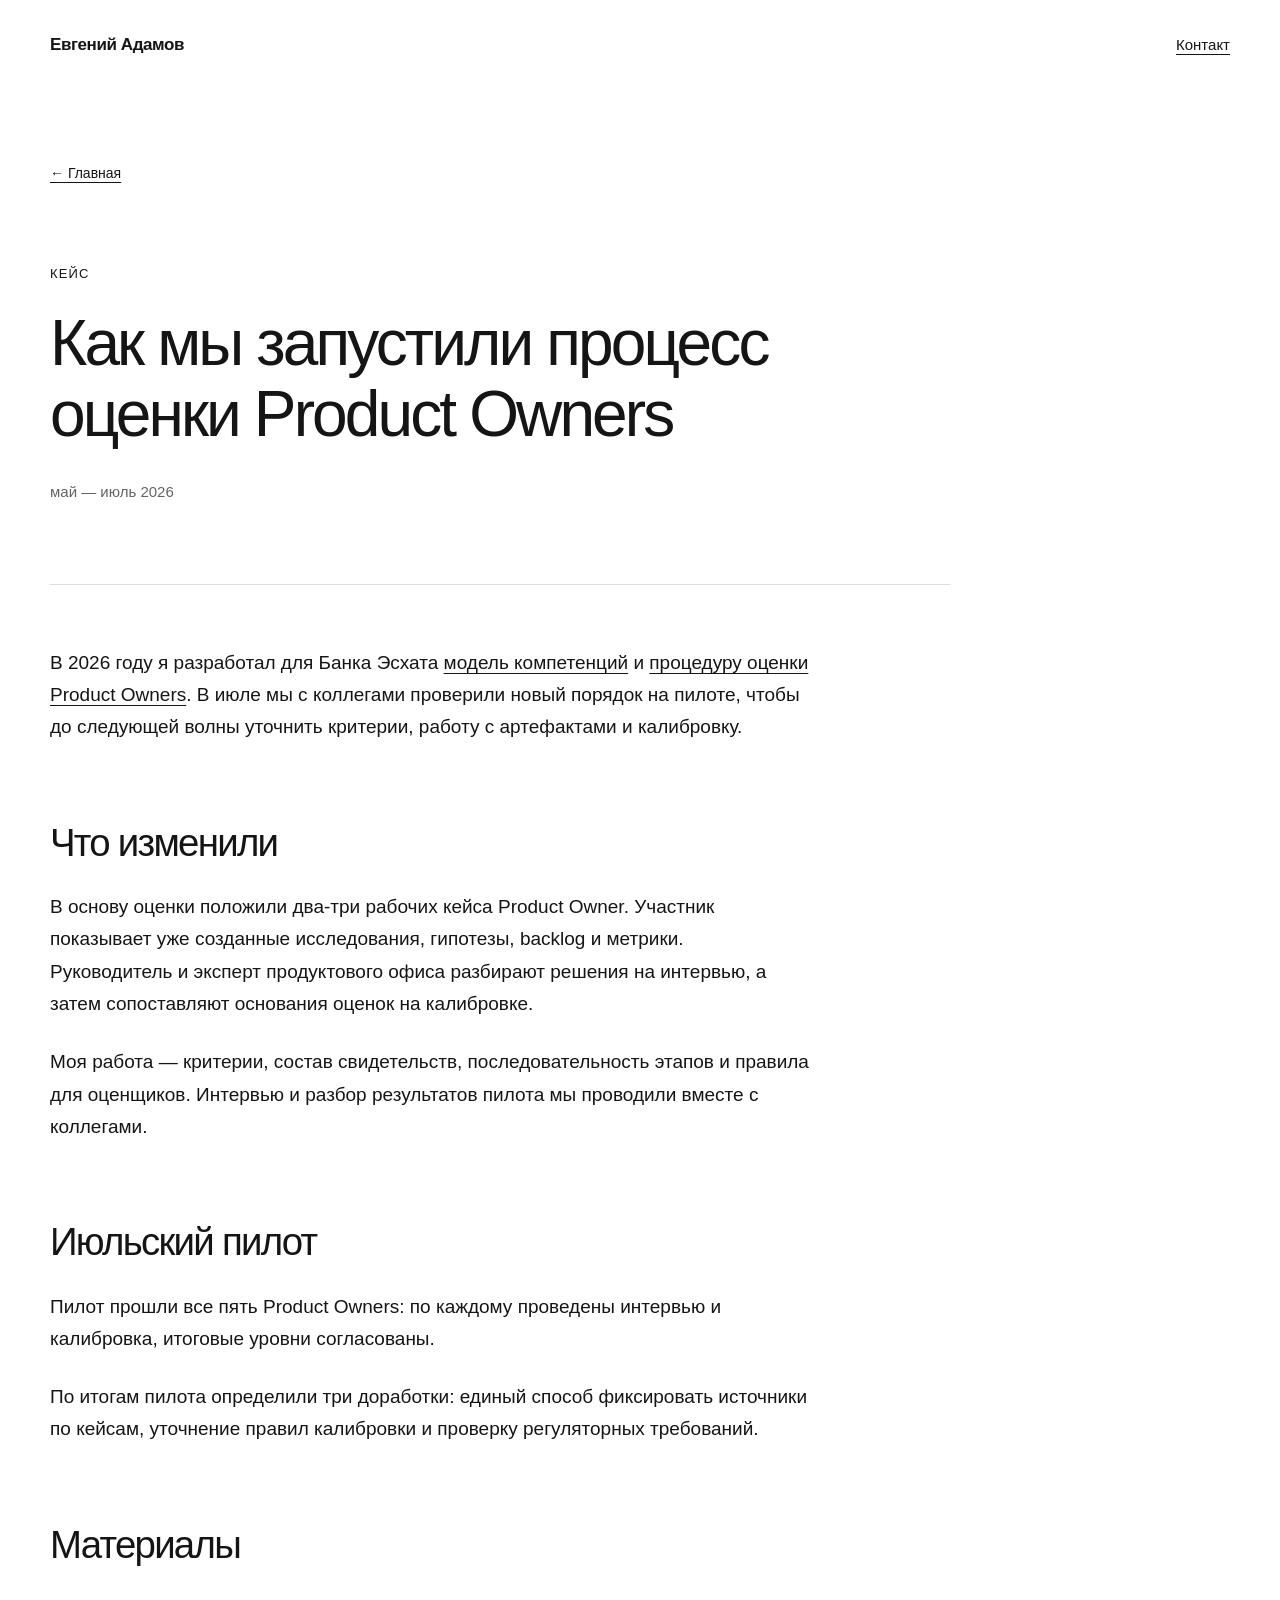
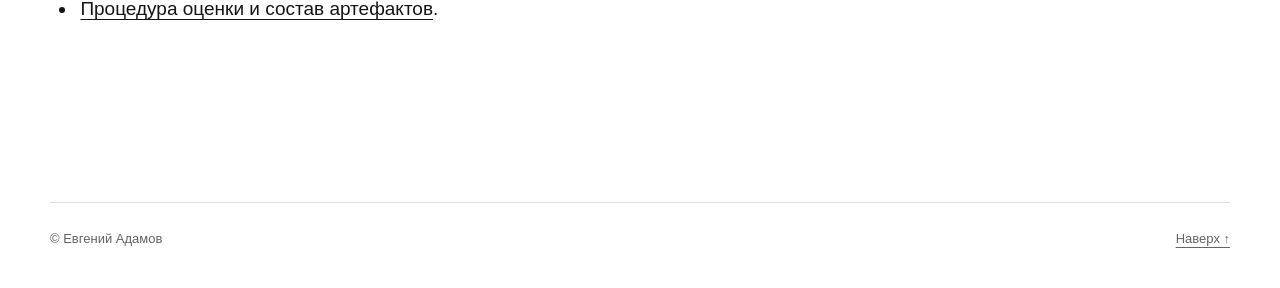
<file: cases/process-improvement/index.html>
<!DOCTYPE html><html lang="ru"> <head><meta charset="UTF-8"><meta name="viewport" content="width=device-width, initial-scale=1"><meta name="description" content="От модели компетенций и процедуры оценки до июльского пилота, который прошли пять владельцев продуктов."><meta name="theme-color" content="#ffffff"><title>Как мы запустили процесс оценки Product Owners — Евгений Адамов</title><style>:root{color-scheme:light;--ink: #151515;--muted: #646464;--line: #dedede}*{box-sizing:border-box}html{scroll-behavior:smooth}body{margin:0;background:#fff;color:var(--ink);font-family:Arial,Helvetica,sans-serif;font-size:17px;line-height:1.5;-webkit-font-smoothing:antialiased}a{color:inherit;text-underline-offset:4px}a:hover{text-decoration-thickness:2px}a:focus-visible{outline:2px solid var(--ink);outline-offset:5px}.shell{width:min(100% - 64px,1180px);margin-inline:auto}.site-header{min-height:90px;display:flex;align-items:center;justify-content:space-between;gap:24px}.brand{font-size:17px;font-weight:700;letter-spacing:-.025em;text-decoration:none}.header-contact{font-size:15px}.hero{display:grid;grid-template-columns:minmax(0,1.3fr) minmax(0,.7fr);gap:clamp(32px,5vw,88px);align-items:center;padding-block:clamp(70px,9vw,120px) clamp(80px,10vw,140px)}.eyebrow{font-size:13px;line-height:1.3;text-transform:uppercase;letter-spacing:.09em;margin:0 0 26px}h1,h2,h3,p{margin-top:0}h1,h2,h3{line-height:1.08;letter-spacing:-.045em}h1{font-size:clamp(48px,5.9vw,84px);font-weight:500;margin-bottom:32px}h2{font-size:clamp(32px,3.6vw,49px);font-weight:500;margin-bottom:0}h3{font-size:24px;font-weight:500;margin-bottom:18px}.intro{font-size:clamp(20px,2vw,25px);line-height:1.42;max-width:620px;margin-bottom:30px}.inline-link{font-size:17px}.portrait{display:block;width:100%;height:auto;aspect-ratio:3 / 4;object-fit:cover;object-position:center 35%;filter:grayscale(1)}.section{border-top:1px solid var(--line);padding-block:clamp(72px,9vw,120px)}.section-heading{margin-bottom:58px}.section-heading .eyebrow{margin-bottom:20px}.focus-grid,.wide-list,.company-grid{list-style:none;padding:0;margin:0}.focus-grid{display:grid;grid-template-columns:repeat(2,minmax(0,1fr));column-gap:54px;font-size:clamp(22px,2.5vw,30px);line-height:1.25}.focus-grid li{border-top:1px solid var(--line);padding:24px 0 30px}.wide-list{font-size:clamp(21px,2.6vw,30px);line-height:1.3}.wide-list li{border-top:1px solid var(--line);padding:22px 0 26px}.wide-list li:last-child{border-bottom:1px solid var(--line)}.company-grid{display:grid;grid-template-columns:repeat(3,minmax(0,1fr));column-gap:36px;font-size:clamp(20px,2.2vw,26px)}.company-grid li{border-top:1px solid var(--line);padding:24px 0 28px}.section-pair{display:grid;grid-template-columns:1fr 1fr;gap:60px}.section-pair .section-heading{margin-bottom:0}.experience-note{margin:40px 0 0;color:var(--muted);font-size:18px;line-height:1.4}.contact-section{padding-bottom:160px}.contact-links{display:flex;flex-direction:column;align-items:flex-start;gap:18px;font-size:clamp(20px,2vw,25px)}.site-footer{border-top:1px solid var(--line);padding-block:26px 40px;display:flex;justify-content:space-between;gap:24px;color:var(--muted);font-size:13px}.evidence-page{padding-block:70px 150px}.back-link{font-size:14px}.evidence-header{max-width:900px;padding:80px 0;border-bottom:1px solid var(--line)}.evidence-header h1{font-size:clamp(42px,5vw,70px);line-height:1.1}.evidence-meta{color:var(--muted);font-size:15px;margin:28px 0 0}.prose{max-width:760px;padding-top:62px;font-size:19px;line-height:1.7}.prose h2{font-size:clamp(28px,3vw,39px);margin:78px 0 28px}.prose h2:first-child{margin-top:0}.prose p,.prose ul,.prose ol{margin:0 0 26px}.prose ul,.prose ol{padding-left:1.4em}.prose li{padding-left:.2em;margin-bottom:12px}.prose a{overflow-wrap:anywhere}@media(max-width:720px){.hero{grid-template-columns:1fr;padding-top:70px}.portrait{width:min(100%,440px)}.section-pair{grid-template-columns:1fr;gap:38px}}@media(max-width:560px){.shell{width:min(100% - 36px,1180px)}.site-header{min-height:72px}.hero{padding-block:66px 104px;gap:54px}h1{font-size:clamp(42px,10vw,56px)}.section{padding-block:74px}.section-heading{margin-bottom:40px}.focus-grid,.company-grid{grid-template-columns:1fr}.focus-grid li,.company-grid li{padding:18px 0 22px}.experience-note{margin-top:28px}.contact-section{padding-bottom:100px}.evidence-page{padding-block:45px 100px}.evidence-header{padding:60px 0}.prose{padding-top:40px;font-size:17px}}
</style></head> <body> <header class="site-header shell" id="top"> <a class="brand" href="../../">Евгений Адамов</a> <a class="header-contact" href="../../#contact">Контакт</a> </header> <main> <article class="evidence-page shell"> <a class="back-link" href="../../">← Главная</a> <header class="evidence-header"> <p class="eyebrow">Кейс</p> <h1>Как мы запустили процесс оценки Product Owners</h1> <p class="evidence-meta">май — июль 2026</p> </header> <div class="prose"><p>В 2026 году я разработал для Банка Эсхата <a href="../../cases/product-owner-competency-model/">модель компетенций</a> и <a href="../../cases/product-owner-assessment/">процедуру оценки Product Owners</a>. В июле мы с коллегами проверили новый порядок на пилоте, чтобы до следующей волны уточнить критерии, работу с артефактами и калибровку.</p>
<h2 id="что-изменили">Что изменили</h2>
<p>В основу оценки положили два-три рабочих кейса Product Owner. Участник показывает уже созданные исследования, гипотезы, backlog и метрики. Руководитель и эксперт продуктового офиса разбирают решения на интервью, а затем сопоставляют основания оценок на калибровке.</p>
<p>Моя работа — критерии, состав свидетельств, последовательность этапов и правила для оценщиков. Интервью и разбор результатов пилота мы проводили вместе с коллегами.</p>
<h2 id="июльский-пилот">Июльский пилот</h2>
<p>Пилот прошли все пять Product Owners: по каждому проведены интервью и калибровка, итоговые уровни согласованы.</p>
<p>По итогам пилота определили три доработки: единый способ фиксировать источники по кейсам, уточнение правил калибровки и проверку регуляторных требований.</p>
<h2 id="материалы">Материалы</h2>
<ul>
<li><a href="../../cases/product-owner-assessment/">Процедура оценки и состав артефактов</a>.</li>
</ul></div> </article> </main> <footer class="site-footer shell"><span>© Евгений Адамов</span><a href="#top" aria-label="Вернуться к началу страницы">Наверх ↑</a></footer> </body></html>
</file>
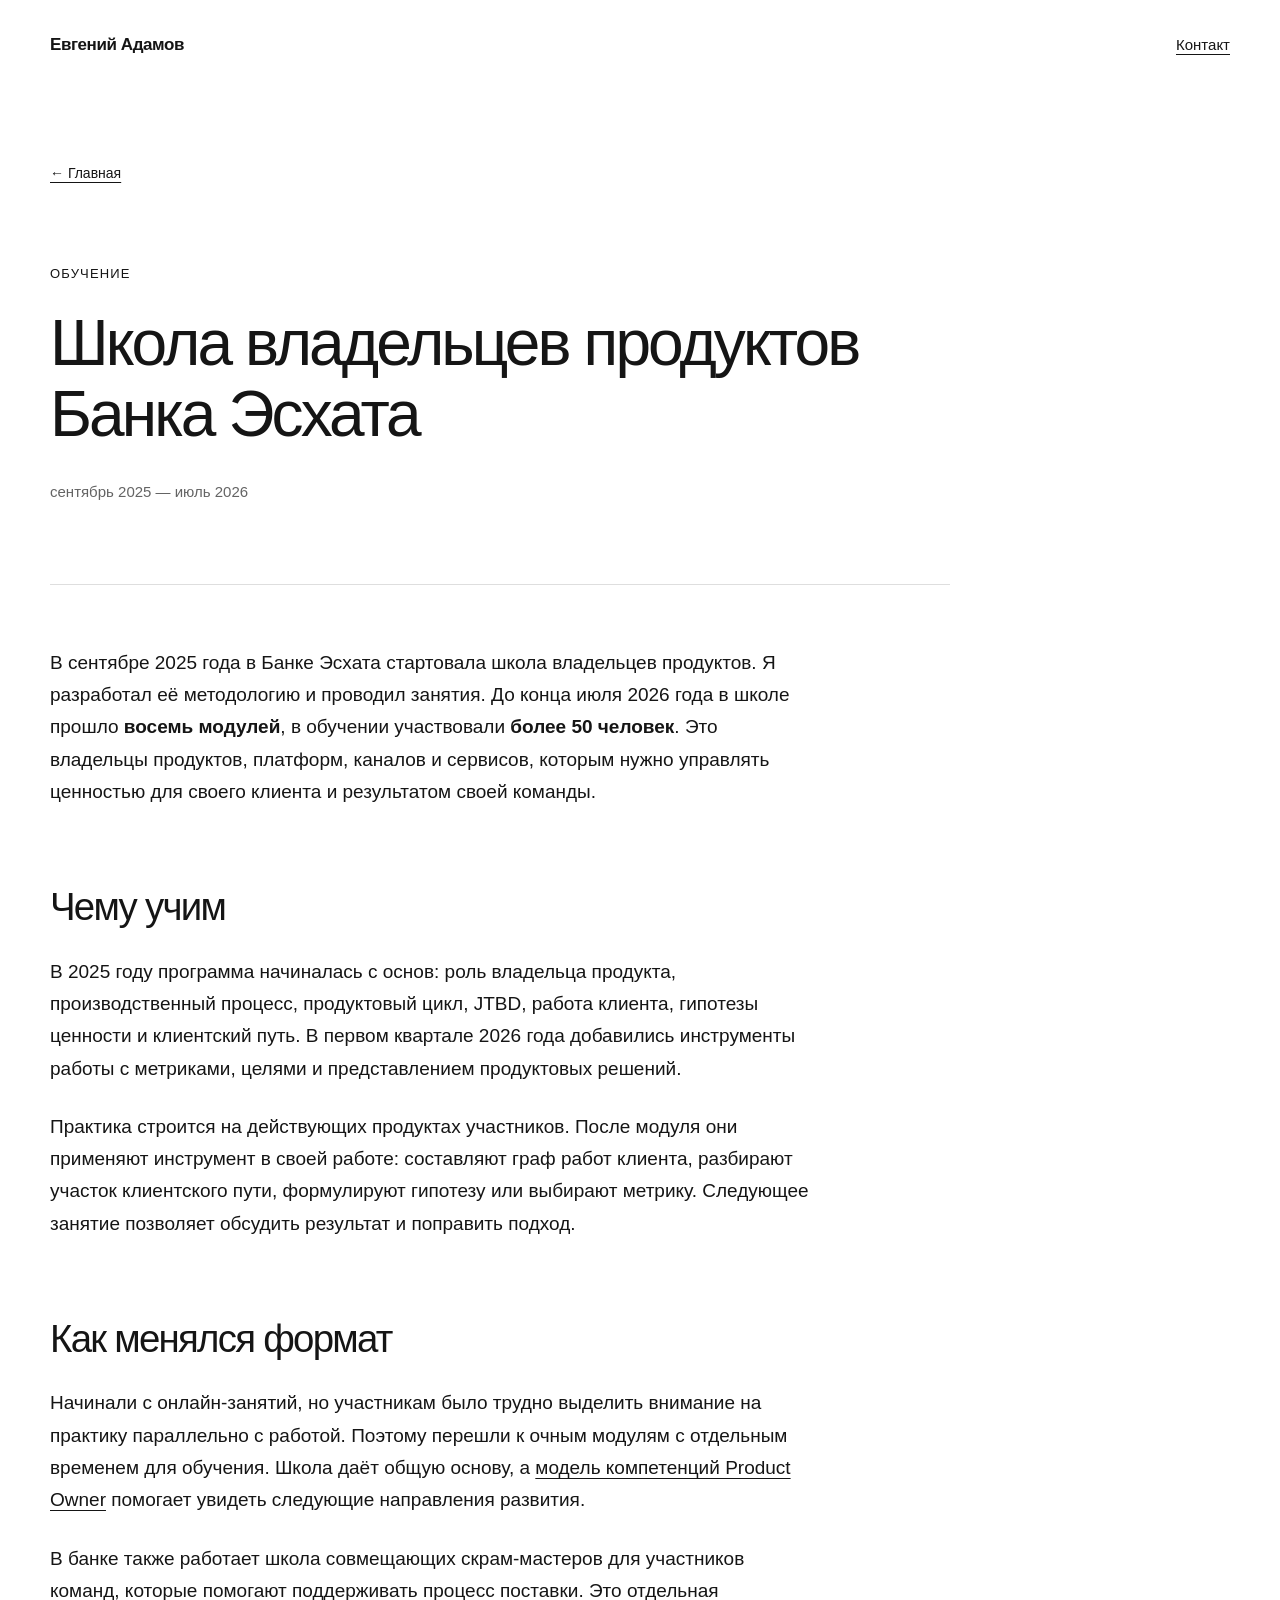
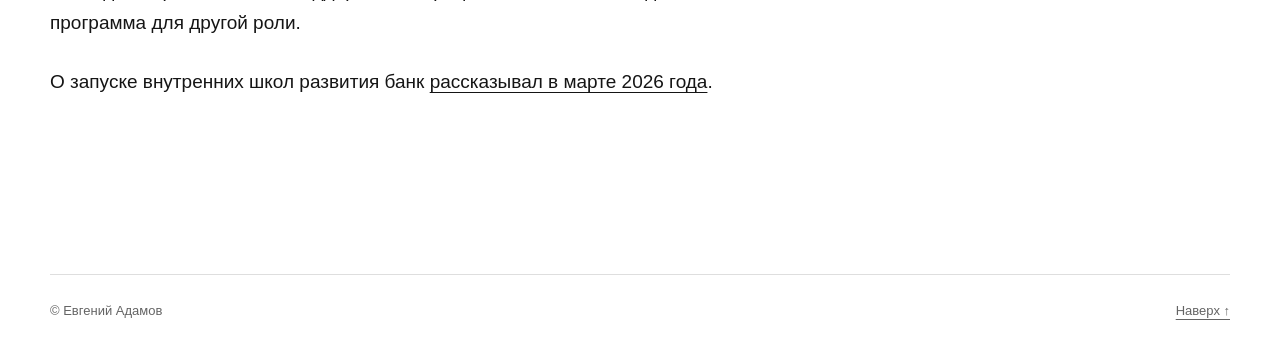
<file: cases/product-education/index.html>
<!DOCTYPE html><html lang="ru"> <head><meta charset="UTF-8"><meta name="viewport" content="width=device-width, initial-scale=1"><meta name="description" content="Методология, восемь модулей и более 50 участников с сентября 2025 по июль 2026 года."><meta name="theme-color" content="#ffffff"><title>Школа владельцев продуктов Банка Эсхата — Евгений Адамов</title><style>:root{color-scheme:light;--ink: #151515;--muted: #646464;--line: #dedede}*{box-sizing:border-box}html{scroll-behavior:smooth}body{margin:0;background:#fff;color:var(--ink);font-family:Arial,Helvetica,sans-serif;font-size:17px;line-height:1.5;-webkit-font-smoothing:antialiased}a{color:inherit;text-underline-offset:4px}a:hover{text-decoration-thickness:2px}a:focus-visible{outline:2px solid var(--ink);outline-offset:5px}.shell{width:min(100% - 64px,1180px);margin-inline:auto}.site-header{min-height:90px;display:flex;align-items:center;justify-content:space-between;gap:24px}.brand{font-size:17px;font-weight:700;letter-spacing:-.025em;text-decoration:none}.header-contact{font-size:15px}.hero{display:grid;grid-template-columns:minmax(0,1.3fr) minmax(0,.7fr);gap:clamp(32px,5vw,88px);align-items:center;padding-block:clamp(70px,9vw,120px) clamp(80px,10vw,140px)}.eyebrow{font-size:13px;line-height:1.3;text-transform:uppercase;letter-spacing:.09em;margin:0 0 26px}h1,h2,h3,p{margin-top:0}h1,h2,h3{line-height:1.08;letter-spacing:-.045em}h1{font-size:clamp(48px,5.9vw,84px);font-weight:500;margin-bottom:32px}h2{font-size:clamp(32px,3.6vw,49px);font-weight:500;margin-bottom:0}h3{font-size:24px;font-weight:500;margin-bottom:18px}.intro{font-size:clamp(20px,2vw,25px);line-height:1.42;max-width:620px;margin-bottom:30px}.inline-link{font-size:17px}.portrait{display:block;width:100%;height:auto;aspect-ratio:3 / 4;object-fit:cover;object-position:center 35%;filter:grayscale(1)}.section{border-top:1px solid var(--line);padding-block:clamp(72px,9vw,120px)}.section-heading{margin-bottom:58px}.section-heading .eyebrow{margin-bottom:20px}.focus-grid,.wide-list,.company-grid{list-style:none;padding:0;margin:0}.focus-grid{display:grid;grid-template-columns:repeat(2,minmax(0,1fr));column-gap:54px;font-size:clamp(22px,2.5vw,30px);line-height:1.25}.focus-grid li{border-top:1px solid var(--line);padding:24px 0 30px}.wide-list{font-size:clamp(21px,2.6vw,30px);line-height:1.3}.wide-list li{border-top:1px solid var(--line);padding:22px 0 26px}.wide-list li:last-child{border-bottom:1px solid var(--line)}.company-grid{display:grid;grid-template-columns:repeat(3,minmax(0,1fr));column-gap:36px;font-size:clamp(20px,2.2vw,26px)}.company-grid li{border-top:1px solid var(--line);padding:24px 0 28px}.section-pair{display:grid;grid-template-columns:1fr 1fr;gap:60px}.section-pair .section-heading{margin-bottom:0}.experience-note{margin:40px 0 0;color:var(--muted);font-size:18px;line-height:1.4}.contact-section{padding-bottom:160px}.contact-links{display:flex;flex-direction:column;align-items:flex-start;gap:18px;font-size:clamp(20px,2vw,25px)}.site-footer{border-top:1px solid var(--line);padding-block:26px 40px;display:flex;justify-content:space-between;gap:24px;color:var(--muted);font-size:13px}.evidence-page{padding-block:70px 150px}.back-link{font-size:14px}.evidence-header{max-width:900px;padding:80px 0;border-bottom:1px solid var(--line)}.evidence-header h1{font-size:clamp(42px,5vw,70px);line-height:1.1}.evidence-meta{color:var(--muted);font-size:15px;margin:28px 0 0}.prose{max-width:760px;padding-top:62px;font-size:19px;line-height:1.7}.prose h2{font-size:clamp(28px,3vw,39px);margin:78px 0 28px}.prose h2:first-child{margin-top:0}.prose p,.prose ul,.prose ol{margin:0 0 26px}.prose ul,.prose ol{padding-left:1.4em}.prose li{padding-left:.2em;margin-bottom:12px}.prose a{overflow-wrap:anywhere}@media(max-width:720px){.hero{grid-template-columns:1fr;padding-top:70px}.portrait{width:min(100%,440px)}.section-pair{grid-template-columns:1fr;gap:38px}}@media(max-width:560px){.shell{width:min(100% - 36px,1180px)}.site-header{min-height:72px}.hero{padding-block:66px 104px;gap:54px}h1{font-size:clamp(42px,10vw,56px)}.section{padding-block:74px}.section-heading{margin-bottom:40px}.focus-grid,.company-grid{grid-template-columns:1fr}.focus-grid li,.company-grid li{padding:18px 0 22px}.experience-note{margin-top:28px}.contact-section{padding-bottom:100px}.evidence-page{padding-block:45px 100px}.evidence-header{padding:60px 0}.prose{padding-top:40px;font-size:17px}}
</style></head> <body> <header class="site-header shell" id="top"> <a class="brand" href="../../">Евгений Адамов</a> <a class="header-contact" href="../../#contact">Контакт</a> </header> <main> <article class="evidence-page shell"> <a class="back-link" href="../../">← Главная</a> <header class="evidence-header"> <p class="eyebrow">Обучение</p> <h1>Школа владельцев продуктов Банка Эсхата</h1> <p class="evidence-meta">сентябрь 2025 — июль 2026</p> </header> <div class="prose"><p>В сентябре 2025 года в Банке Эсхата стартовала школа владельцев продуктов. Я разработал её методологию и проводил занятия. До конца июля 2026 года в школе прошло <strong>восемь модулей</strong>, в обучении участвовали <strong>более 50 человек</strong>. Это владельцы продуктов, платформ, каналов и сервисов, которым нужно управлять ценностью для своего клиента и результатом своей команды.</p>
<h2 id="чему-учим">Чему учим</h2>
<p>В 2025 году программа начиналась с основ: роль владельца продукта, производственный процесс, продуктовый цикл, JTBD, работа клиента, гипотезы ценности и клиентский путь. В первом квартале 2026 года добавились инструменты работы с метриками, целями и представлением продуктовых решений.</p>
<p>Практика строится на действующих продуктах участников. После модуля они применяют инструмент в своей работе: составляют граф работ клиента, разбирают участок клиентского пути, формулируют гипотезу или выбирают метрику. Следующее занятие позволяет обсудить результат и поправить подход.</p>
<h2 id="как-менялся-формат">Как менялся формат</h2>
<p>Начинали с онлайн-занятий, но участникам было трудно выделить внимание на практику параллельно с работой. Поэтому перешли к очным модулям с отдельным временем для обучения. Школа даёт общую основу, а <a href="../../cases/product-owner-competency-model/">модель компетенций Product Owner</a> помогает увидеть следующие направления развития.</p>
<p>В банке также работает школа совмещающих скрам-мастеров для участников команд, которые помогают поддерживать процесс поставки. Это отдельная программа для другой роли.</p>
<p>О запуске внутренних школ развития банк <a href="https://www.eskhata.com/events/news/eskhata-tsifrovaya-transformatsiya-eto-strategiya-upravleniya/">рассказывал в марте 2026 года</a>.</p></div> </article> </main> <footer class="site-footer shell"><span>© Евгений Адамов</span><a href="#top" aria-label="Вернуться к началу страницы">Наверх ↑</a></footer> </body></html>
</file>
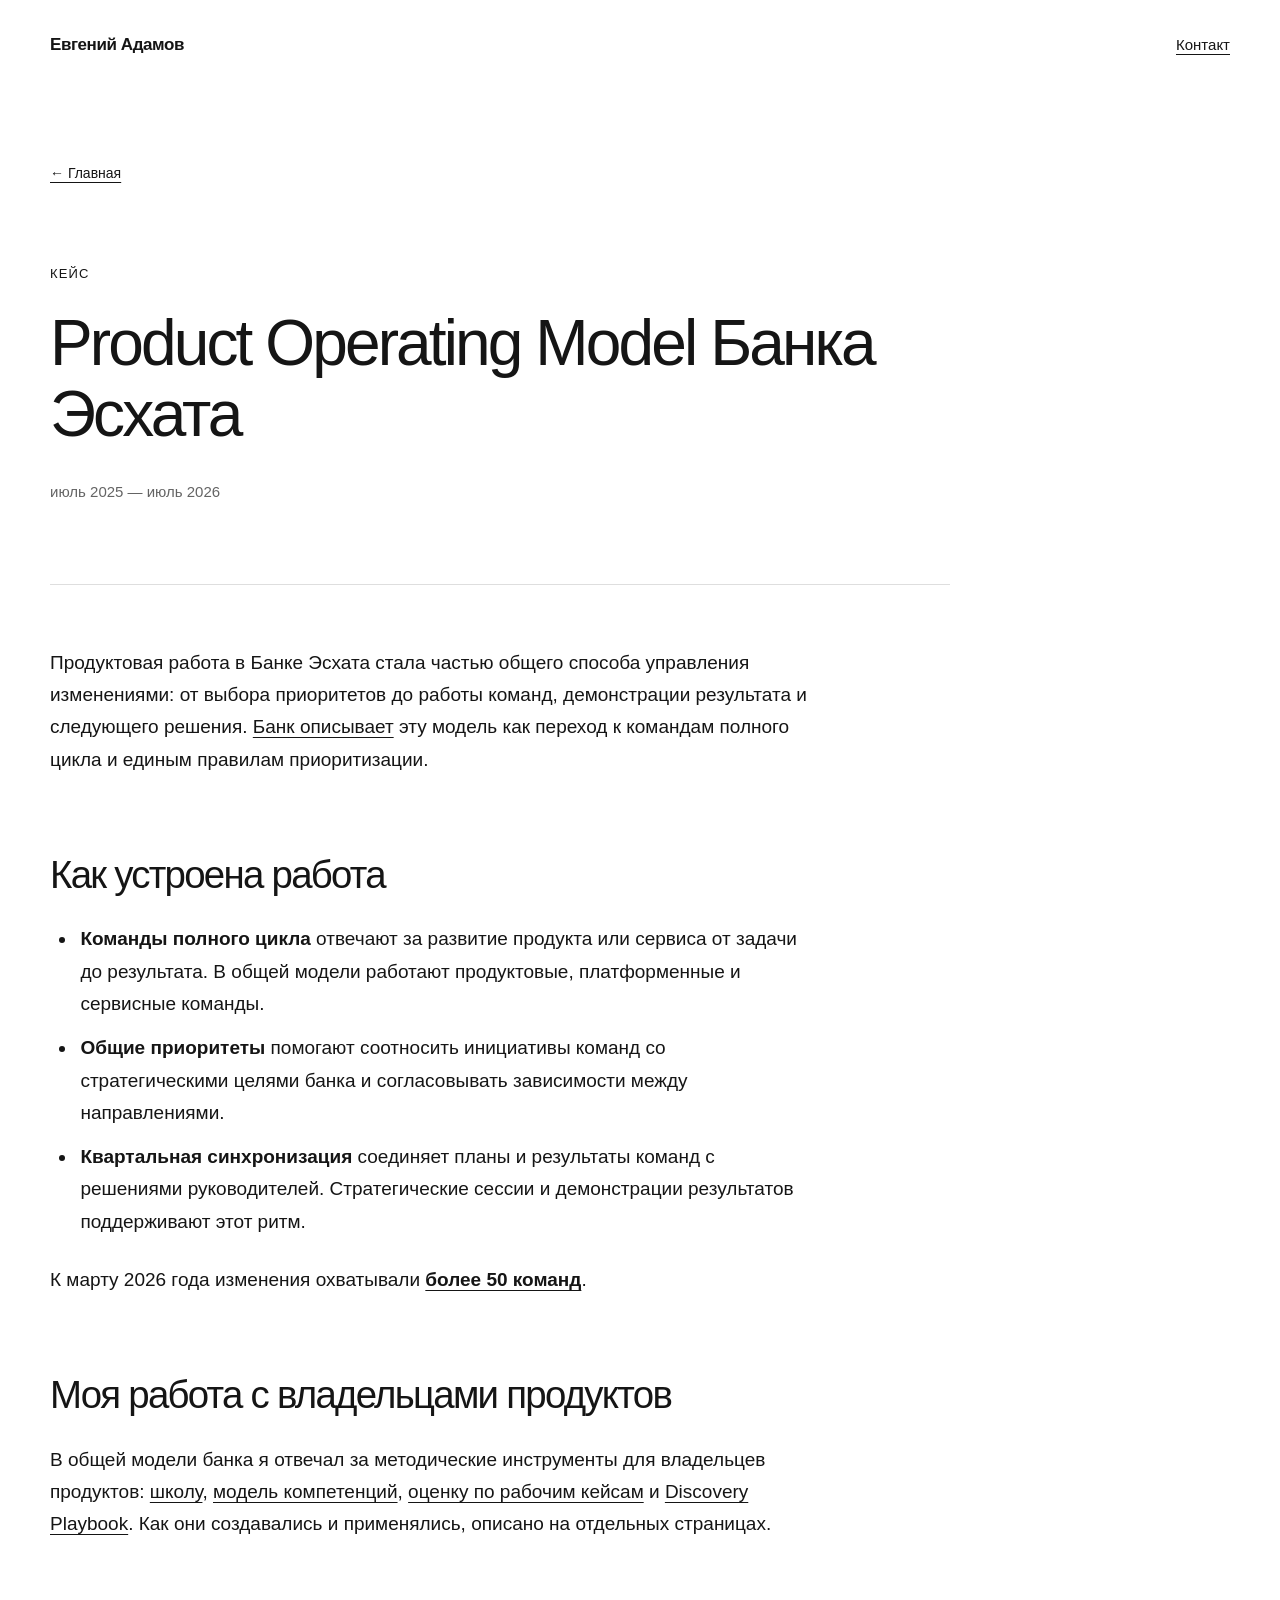
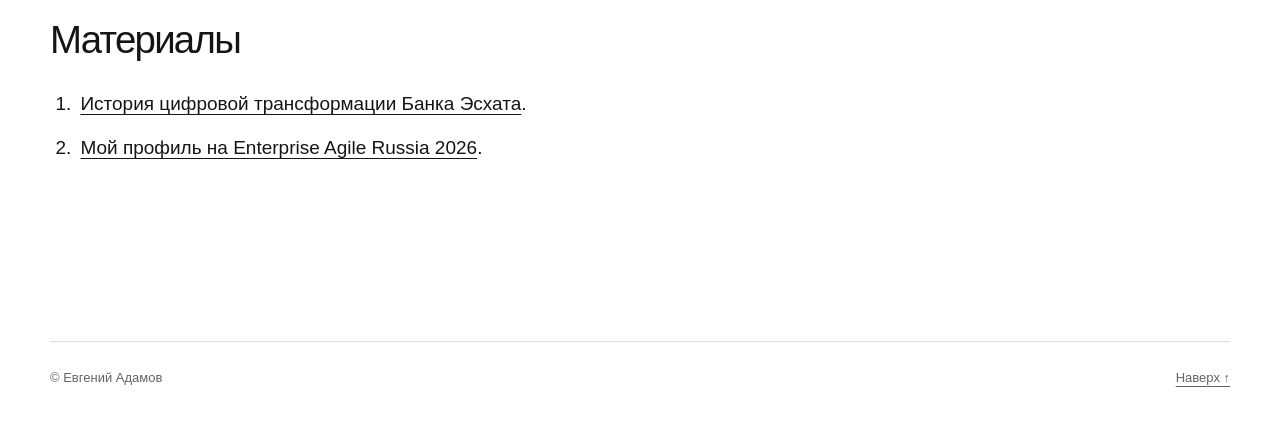
<file: cases/product-operating-model/index.html>
<!DOCTYPE html><html lang="ru"> <head><meta charset="UTF-8"><meta name="viewport" content="width=device-width, initial-scale=1"><meta name="description" content="Как продуктовые команды связаны со стратегией, приоритетами и квартальным циклом управления."><meta name="theme-color" content="#ffffff"><title>Product Operating Model Банка Эсхата — Евгений Адамов</title><style>:root{color-scheme:light;--ink: #151515;--muted: #646464;--line: #dedede}*{box-sizing:border-box}html{scroll-behavior:smooth}body{margin:0;background:#fff;color:var(--ink);font-family:Arial,Helvetica,sans-serif;font-size:17px;line-height:1.5;-webkit-font-smoothing:antialiased}a{color:inherit;text-underline-offset:4px}a:hover{text-decoration-thickness:2px}a:focus-visible{outline:2px solid var(--ink);outline-offset:5px}.shell{width:min(100% - 64px,1180px);margin-inline:auto}.site-header{min-height:90px;display:flex;align-items:center;justify-content:space-between;gap:24px}.brand{font-size:17px;font-weight:700;letter-spacing:-.025em;text-decoration:none}.header-contact{font-size:15px}.hero{display:grid;grid-template-columns:minmax(0,1.3fr) minmax(0,.7fr);gap:clamp(32px,5vw,88px);align-items:center;padding-block:clamp(70px,9vw,120px) clamp(80px,10vw,140px)}.eyebrow{font-size:13px;line-height:1.3;text-transform:uppercase;letter-spacing:.09em;margin:0 0 26px}h1,h2,h3,p{margin-top:0}h1,h2,h3{line-height:1.08;letter-spacing:-.045em}h1{font-size:clamp(48px,5.9vw,84px);font-weight:500;margin-bottom:32px}h2{font-size:clamp(32px,3.6vw,49px);font-weight:500;margin-bottom:0}h3{font-size:24px;font-weight:500;margin-bottom:18px}.intro{font-size:clamp(20px,2vw,25px);line-height:1.42;max-width:620px;margin-bottom:30px}.inline-link{font-size:17px}.portrait{display:block;width:100%;height:auto;aspect-ratio:3 / 4;object-fit:cover;object-position:center 35%;filter:grayscale(1)}.section{border-top:1px solid var(--line);padding-block:clamp(72px,9vw,120px)}.section-heading{margin-bottom:58px}.section-heading .eyebrow{margin-bottom:20px}.focus-grid,.wide-list,.company-grid{list-style:none;padding:0;margin:0}.focus-grid{display:grid;grid-template-columns:repeat(2,minmax(0,1fr));column-gap:54px;font-size:clamp(22px,2.5vw,30px);line-height:1.25}.focus-grid li{border-top:1px solid var(--line);padding:24px 0 30px}.wide-list{font-size:clamp(21px,2.6vw,30px);line-height:1.3}.wide-list li{border-top:1px solid var(--line);padding:22px 0 26px}.wide-list li:last-child{border-bottom:1px solid var(--line)}.company-grid{display:grid;grid-template-columns:repeat(3,minmax(0,1fr));column-gap:36px;font-size:clamp(20px,2.2vw,26px)}.company-grid li{border-top:1px solid var(--line);padding:24px 0 28px}.section-pair{display:grid;grid-template-columns:1fr 1fr;gap:60px}.section-pair .section-heading{margin-bottom:0}.experience-note{margin:40px 0 0;color:var(--muted);font-size:18px;line-height:1.4}.contact-section{padding-bottom:160px}.contact-links{display:flex;flex-direction:column;align-items:flex-start;gap:18px;font-size:clamp(20px,2vw,25px)}.site-footer{border-top:1px solid var(--line);padding-block:26px 40px;display:flex;justify-content:space-between;gap:24px;color:var(--muted);font-size:13px}.evidence-page{padding-block:70px 150px}.back-link{font-size:14px}.evidence-header{max-width:900px;padding:80px 0;border-bottom:1px solid var(--line)}.evidence-header h1{font-size:clamp(42px,5vw,70px);line-height:1.1}.evidence-meta{color:var(--muted);font-size:15px;margin:28px 0 0}.prose{max-width:760px;padding-top:62px;font-size:19px;line-height:1.7}.prose h2{font-size:clamp(28px,3vw,39px);margin:78px 0 28px}.prose h2:first-child{margin-top:0}.prose p,.prose ul,.prose ol{margin:0 0 26px}.prose ul,.prose ol{padding-left:1.4em}.prose li{padding-left:.2em;margin-bottom:12px}.prose a{overflow-wrap:anywhere}@media(max-width:720px){.hero{grid-template-columns:1fr;padding-top:70px}.portrait{width:min(100%,440px)}.section-pair{grid-template-columns:1fr;gap:38px}}@media(max-width:560px){.shell{width:min(100% - 36px,1180px)}.site-header{min-height:72px}.hero{padding-block:66px 104px;gap:54px}h1{font-size:clamp(42px,10vw,56px)}.section{padding-block:74px}.section-heading{margin-bottom:40px}.focus-grid,.company-grid{grid-template-columns:1fr}.focus-grid li,.company-grid li{padding:18px 0 22px}.experience-note{margin-top:28px}.contact-section{padding-bottom:100px}.evidence-page{padding-block:45px 100px}.evidence-header{padding:60px 0}.prose{padding-top:40px;font-size:17px}}
</style></head> <body> <header class="site-header shell" id="top"> <a class="brand" href="../../">Евгений Адамов</a> <a class="header-contact" href="../../#contact">Контакт</a> </header> <main> <article class="evidence-page shell"> <a class="back-link" href="../../">← Главная</a> <header class="evidence-header"> <p class="eyebrow">Кейс</p> <h1>Product Operating Model Банка Эсхата</h1> <p class="evidence-meta">июль 2025 — июль 2026</p> </header> <div class="prose"><p>Продуктовая работа в Банке Эсхата стала частью общего способа управления изменениями: от выбора приоритетов до работы команд, демонстрации результата и следующего решения. <a href="https://www.eskhata.com/events/news/eskhata-tsifrovaya-transformatsiya-eto-strategiya-upravleniya/">Банк описывает</a> эту модель как переход к командам полного цикла и единым правилам приоритизации.</p>
<h2 id="как-устроена-работа">Как устроена работа</h2>
<ul>
<li><strong>Команды полного цикла</strong> отвечают за развитие продукта или сервиса от задачи до результата. В общей модели работают продуктовые, платформенные и сервисные команды.</li>
<li><strong>Общие приоритеты</strong> помогают соотносить инициативы команд со стратегическими целями банка и согласовывать зависимости между направлениями.</li>
<li><strong>Квартальная синхронизация</strong> соединяет планы и результаты команд с решениями руководителей. Стратегические сессии и демонстрации результатов поддерживают этот ритм.</li>
</ul>
<p>К марту 2026 года изменения охватывали <a href="https://www.eskhata.com/events/news/eskhata-tsifrovaya-transformatsiya-eto-strategiya-upravleniya/"><strong>более 50 команд</strong></a>.</p>
<h2 id="моя-работа-с-владельцами-продуктов">Моя работа с владельцами продуктов</h2>
<p>В общей модели банка я отвечал за методические инструменты для владельцев продуктов: <a href="../../cases/product-education/">школу</a>, <a href="../../cases/product-owner-competency-model/">модель компетенций</a>, <a href="../../cases/product-owner-assessment/">оценку по рабочим кейсам</a> и <a href="../../cases/discovery-playbook/">Discovery Playbook</a>. Как они создавались и применялись, описано на отдельных страницах.</p>
<h2 id="материалы">Материалы</h2>
<ol>
<li><a href="https://www.eskhata.com/events/news/eskhata-tsifrovaya-transformatsiya-eto-strategiya-upravleniya/">История цифровой трансформации Банка Эсхата</a>.</li>
<li><a href="https://enterprise-agile.ru/2026/eskhata">Мой профиль на Enterprise Agile Russia 2026</a>.</li>
</ol></div> </article> </main> <footer class="site-footer shell"><span>© Евгений Адамов</span><a href="#top" aria-label="Вернуться к началу страницы">Наверх ↑</a></footer> </body></html>
</file>
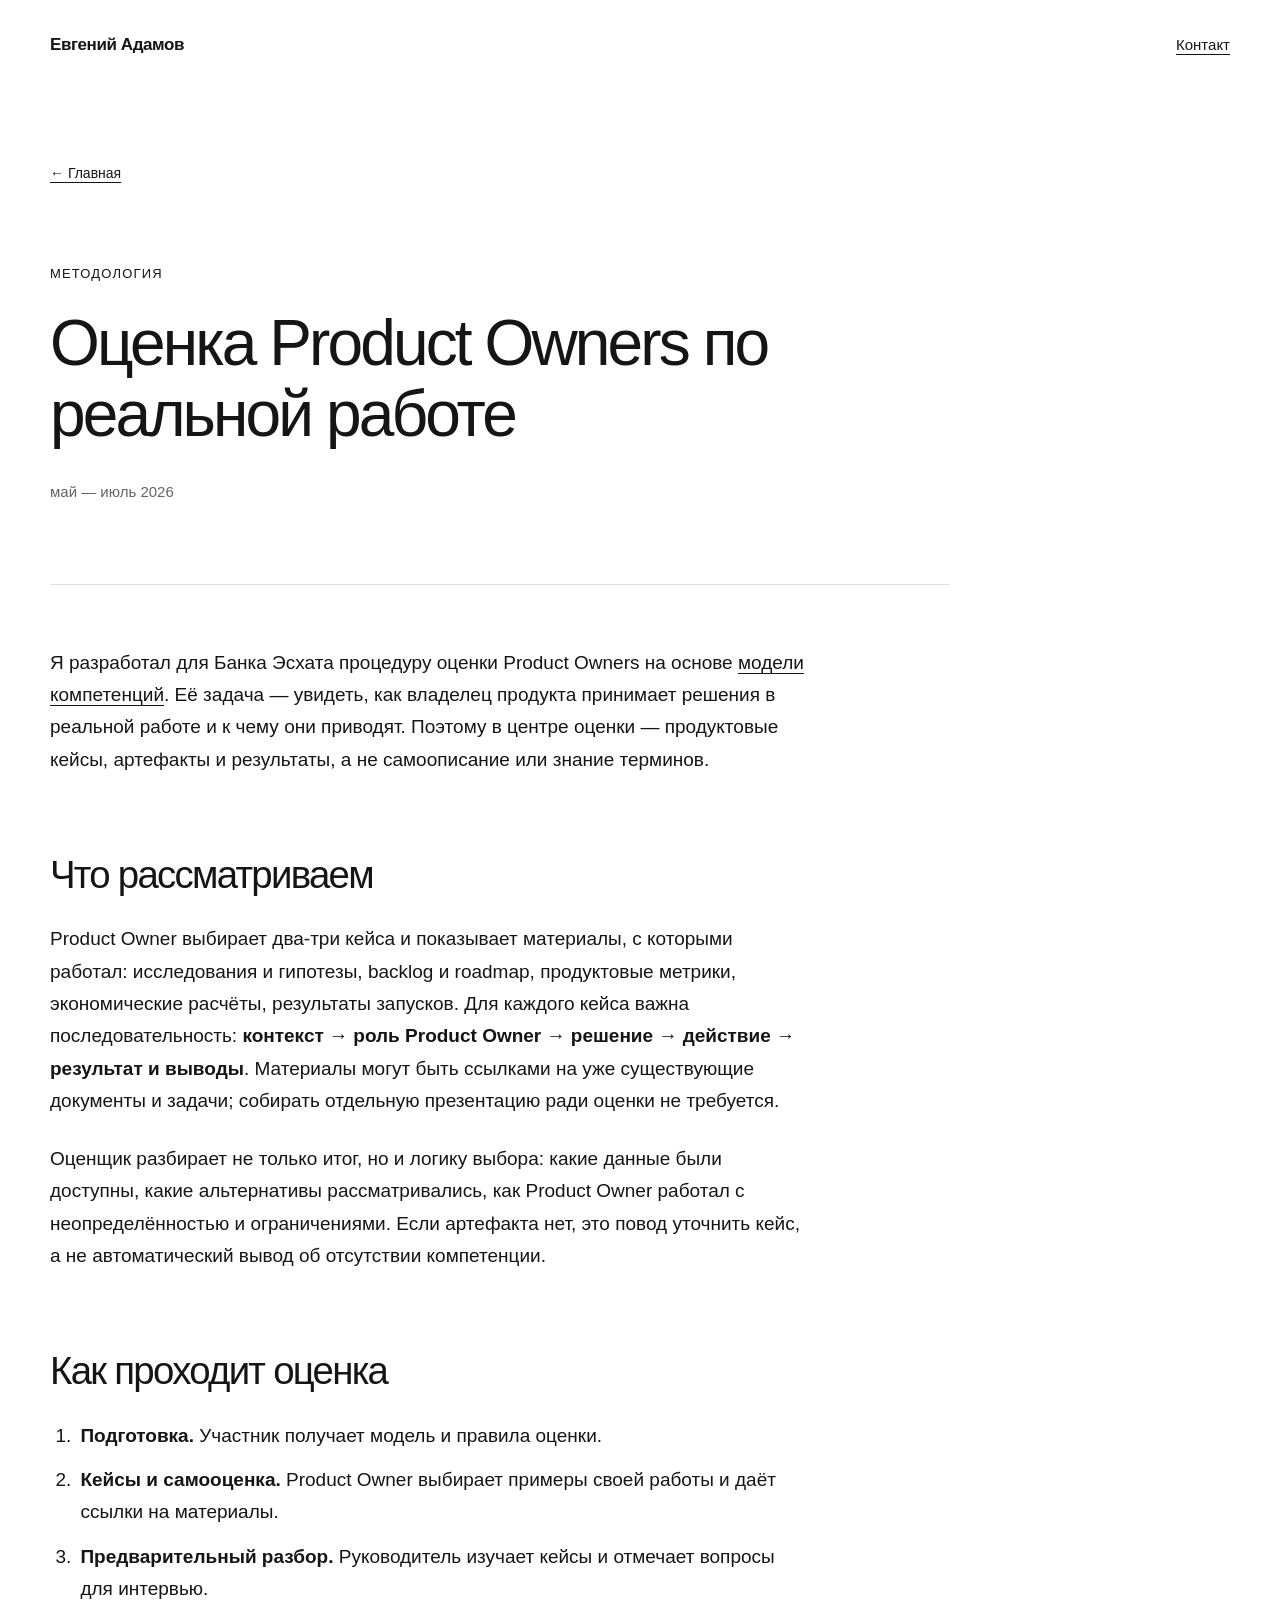
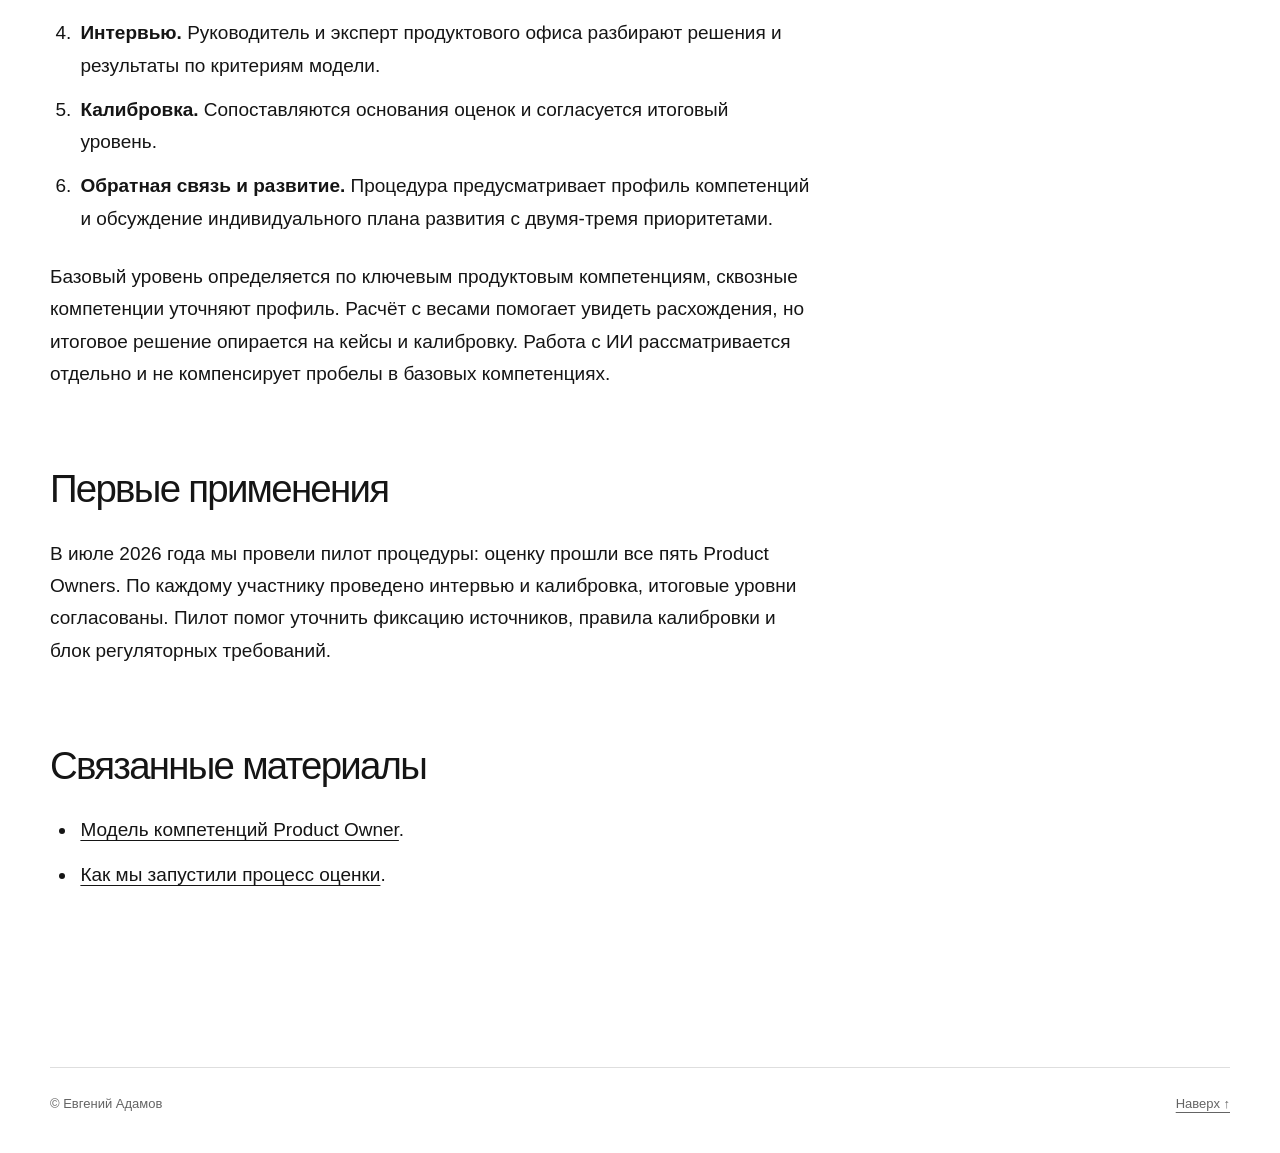
<file: cases/product-owner-assessment/index.html>
<!DOCTYPE html><html lang="ru"> <head><meta charset="UTF-8"><meta name="viewport" content="width=device-width, initial-scale=1"><meta name="description" content="Процедура оценки по продуктовым кейсам, артефактам и результатам; пилот с пятью Product Owners в июле 2026 года."><meta name="theme-color" content="#ffffff"><title>Оценка Product Owners по реальной работе — Евгений Адамов</title><style>:root{color-scheme:light;--ink: #151515;--muted: #646464;--line: #dedede}*{box-sizing:border-box}html{scroll-behavior:smooth}body{margin:0;background:#fff;color:var(--ink);font-family:Arial,Helvetica,sans-serif;font-size:17px;line-height:1.5;-webkit-font-smoothing:antialiased}a{color:inherit;text-underline-offset:4px}a:hover{text-decoration-thickness:2px}a:focus-visible{outline:2px solid var(--ink);outline-offset:5px}.shell{width:min(100% - 64px,1180px);margin-inline:auto}.site-header{min-height:90px;display:flex;align-items:center;justify-content:space-between;gap:24px}.brand{font-size:17px;font-weight:700;letter-spacing:-.025em;text-decoration:none}.header-contact{font-size:15px}.hero{display:grid;grid-template-columns:minmax(0,1.3fr) minmax(0,.7fr);gap:clamp(32px,5vw,88px);align-items:center;padding-block:clamp(70px,9vw,120px) clamp(80px,10vw,140px)}.eyebrow{font-size:13px;line-height:1.3;text-transform:uppercase;letter-spacing:.09em;margin:0 0 26px}h1,h2,h3,p{margin-top:0}h1,h2,h3{line-height:1.08;letter-spacing:-.045em}h1{font-size:clamp(48px,5.9vw,84px);font-weight:500;margin-bottom:32px}h2{font-size:clamp(32px,3.6vw,49px);font-weight:500;margin-bottom:0}h3{font-size:24px;font-weight:500;margin-bottom:18px}.intro{font-size:clamp(20px,2vw,25px);line-height:1.42;max-width:620px;margin-bottom:30px}.inline-link{font-size:17px}.portrait{display:block;width:100%;height:auto;aspect-ratio:3 / 4;object-fit:cover;object-position:center 35%;filter:grayscale(1)}.section{border-top:1px solid var(--line);padding-block:clamp(72px,9vw,120px)}.section-heading{margin-bottom:58px}.section-heading .eyebrow{margin-bottom:20px}.focus-grid,.wide-list,.company-grid{list-style:none;padding:0;margin:0}.focus-grid{display:grid;grid-template-columns:repeat(2,minmax(0,1fr));column-gap:54px;font-size:clamp(22px,2.5vw,30px);line-height:1.25}.focus-grid li{border-top:1px solid var(--line);padding:24px 0 30px}.wide-list{font-size:clamp(21px,2.6vw,30px);line-height:1.3}.wide-list li{border-top:1px solid var(--line);padding:22px 0 26px}.wide-list li:last-child{border-bottom:1px solid var(--line)}.company-grid{display:grid;grid-template-columns:repeat(3,minmax(0,1fr));column-gap:36px;font-size:clamp(20px,2.2vw,26px)}.company-grid li{border-top:1px solid var(--line);padding:24px 0 28px}.section-pair{display:grid;grid-template-columns:1fr 1fr;gap:60px}.section-pair .section-heading{margin-bottom:0}.experience-note{margin:40px 0 0;color:var(--muted);font-size:18px;line-height:1.4}.contact-section{padding-bottom:160px}.contact-links{display:flex;flex-direction:column;align-items:flex-start;gap:18px;font-size:clamp(20px,2vw,25px)}.site-footer{border-top:1px solid var(--line);padding-block:26px 40px;display:flex;justify-content:space-between;gap:24px;color:var(--muted);font-size:13px}.evidence-page{padding-block:70px 150px}.back-link{font-size:14px}.evidence-header{max-width:900px;padding:80px 0;border-bottom:1px solid var(--line)}.evidence-header h1{font-size:clamp(42px,5vw,70px);line-height:1.1}.evidence-meta{color:var(--muted);font-size:15px;margin:28px 0 0}.prose{max-width:760px;padding-top:62px;font-size:19px;line-height:1.7}.prose h2{font-size:clamp(28px,3vw,39px);margin:78px 0 28px}.prose h2:first-child{margin-top:0}.prose p,.prose ul,.prose ol{margin:0 0 26px}.prose ul,.prose ol{padding-left:1.4em}.prose li{padding-left:.2em;margin-bottom:12px}.prose a{overflow-wrap:anywhere}@media(max-width:720px){.hero{grid-template-columns:1fr;padding-top:70px}.portrait{width:min(100%,440px)}.section-pair{grid-template-columns:1fr;gap:38px}}@media(max-width:560px){.shell{width:min(100% - 36px,1180px)}.site-header{min-height:72px}.hero{padding-block:66px 104px;gap:54px}h1{font-size:clamp(42px,10vw,56px)}.section{padding-block:74px}.section-heading{margin-bottom:40px}.focus-grid,.company-grid{grid-template-columns:1fr}.focus-grid li,.company-grid li{padding:18px 0 22px}.experience-note{margin-top:28px}.contact-section{padding-bottom:100px}.evidence-page{padding-block:45px 100px}.evidence-header{padding:60px 0}.prose{padding-top:40px;font-size:17px}}
</style></head> <body> <header class="site-header shell" id="top"> <a class="brand" href="../../">Евгений Адамов</a> <a class="header-contact" href="../../#contact">Контакт</a> </header> <main> <article class="evidence-page shell"> <a class="back-link" href="../../">← Главная</a> <header class="evidence-header"> <p class="eyebrow">Методология</p> <h1>Оценка Product Owners по реальной работе</h1> <p class="evidence-meta">май — июль 2026</p> </header> <div class="prose"><p>Я разработал для Банка Эсхата процедуру оценки Product Owners на основе <a href="../../cases/product-owner-competency-model/">модели компетенций</a>. Её задача — увидеть, как владелец продукта принимает решения в реальной работе и к чему они приводят. Поэтому в центре оценки — продуктовые кейсы, артефакты и результаты, а не самоописание или знание терминов.</p>
<h2 id="что-рассматриваем">Что рассматриваем</h2>
<p>Product Owner выбирает два-три кейса и показывает материалы, с которыми работал: исследования и гипотезы, backlog и roadmap, продуктовые метрики, экономические расчёты, результаты запусков. Для каждого кейса важна последовательность: <strong>контекст → роль Product Owner → решение → действие → результат и выводы</strong>. Материалы могут быть ссылками на уже существующие документы и задачи; собирать отдельную презентацию ради оценки не требуется.</p>
<p>Оценщик разбирает не только итог, но и логику выбора: какие данные были доступны, какие альтернативы рассматривались, как Product Owner работал с неопределённостью и ограничениями. Если артефакта нет, это повод уточнить кейс, а не автоматический вывод об отсутствии компетенции.</p>
<h2 id="как-проходит-оценка">Как проходит оценка</h2>
<ol>
<li><strong>Подготовка.</strong> Участник получает модель и правила оценки.</li>
<li><strong>Кейсы и самооценка.</strong> Product Owner выбирает примеры своей работы и даёт ссылки на материалы.</li>
<li><strong>Предварительный разбор.</strong> Руководитель изучает кейсы и отмечает вопросы для интервью.</li>
<li><strong>Интервью.</strong> Руководитель и эксперт продуктового офиса разбирают решения и результаты по критериям модели.</li>
<li><strong>Калибровка.</strong> Сопоставляются основания оценок и согласуется итоговый уровень.</li>
<li><strong>Обратная связь и развитие.</strong> Процедура предусматривает профиль компетенций и обсуждение индивидуального плана развития с двумя-тремя приоритетами.</li>
</ol>
<p>Базовый уровень определяется по ключевым продуктовым компетенциям, сквозные компетенции уточняют профиль. Расчёт с весами помогает увидеть расхождения, но итоговое решение опирается на кейсы и калибровку. Работа с ИИ рассматривается отдельно и не компенсирует пробелы в базовых компетенциях.</p>
<h2 id="первые-применения">Первые применения</h2>
<p>В июле 2026 года мы провели пилот процедуры: оценку прошли все пять Product Owners. По каждому участнику проведено интервью и калибровка, итоговые уровни согласованы. Пилот помог уточнить фиксацию источников, правила калибровки и блок регуляторных требований.</p>
<h2 id="связанные-материалы">Связанные материалы</h2>
<ul>
<li><a href="../../cases/product-owner-competency-model/">Модель компетенций Product Owner</a>.</li>
<li><a href="../../cases/process-improvement/">Как мы запустили процесс оценки</a>.</li>
</ul></div> </article> </main> <footer class="site-footer shell"><span>© Евгений Адамов</span><a href="#top" aria-label="Вернуться к началу страницы">Наверх ↑</a></footer> </body></html>
</file>
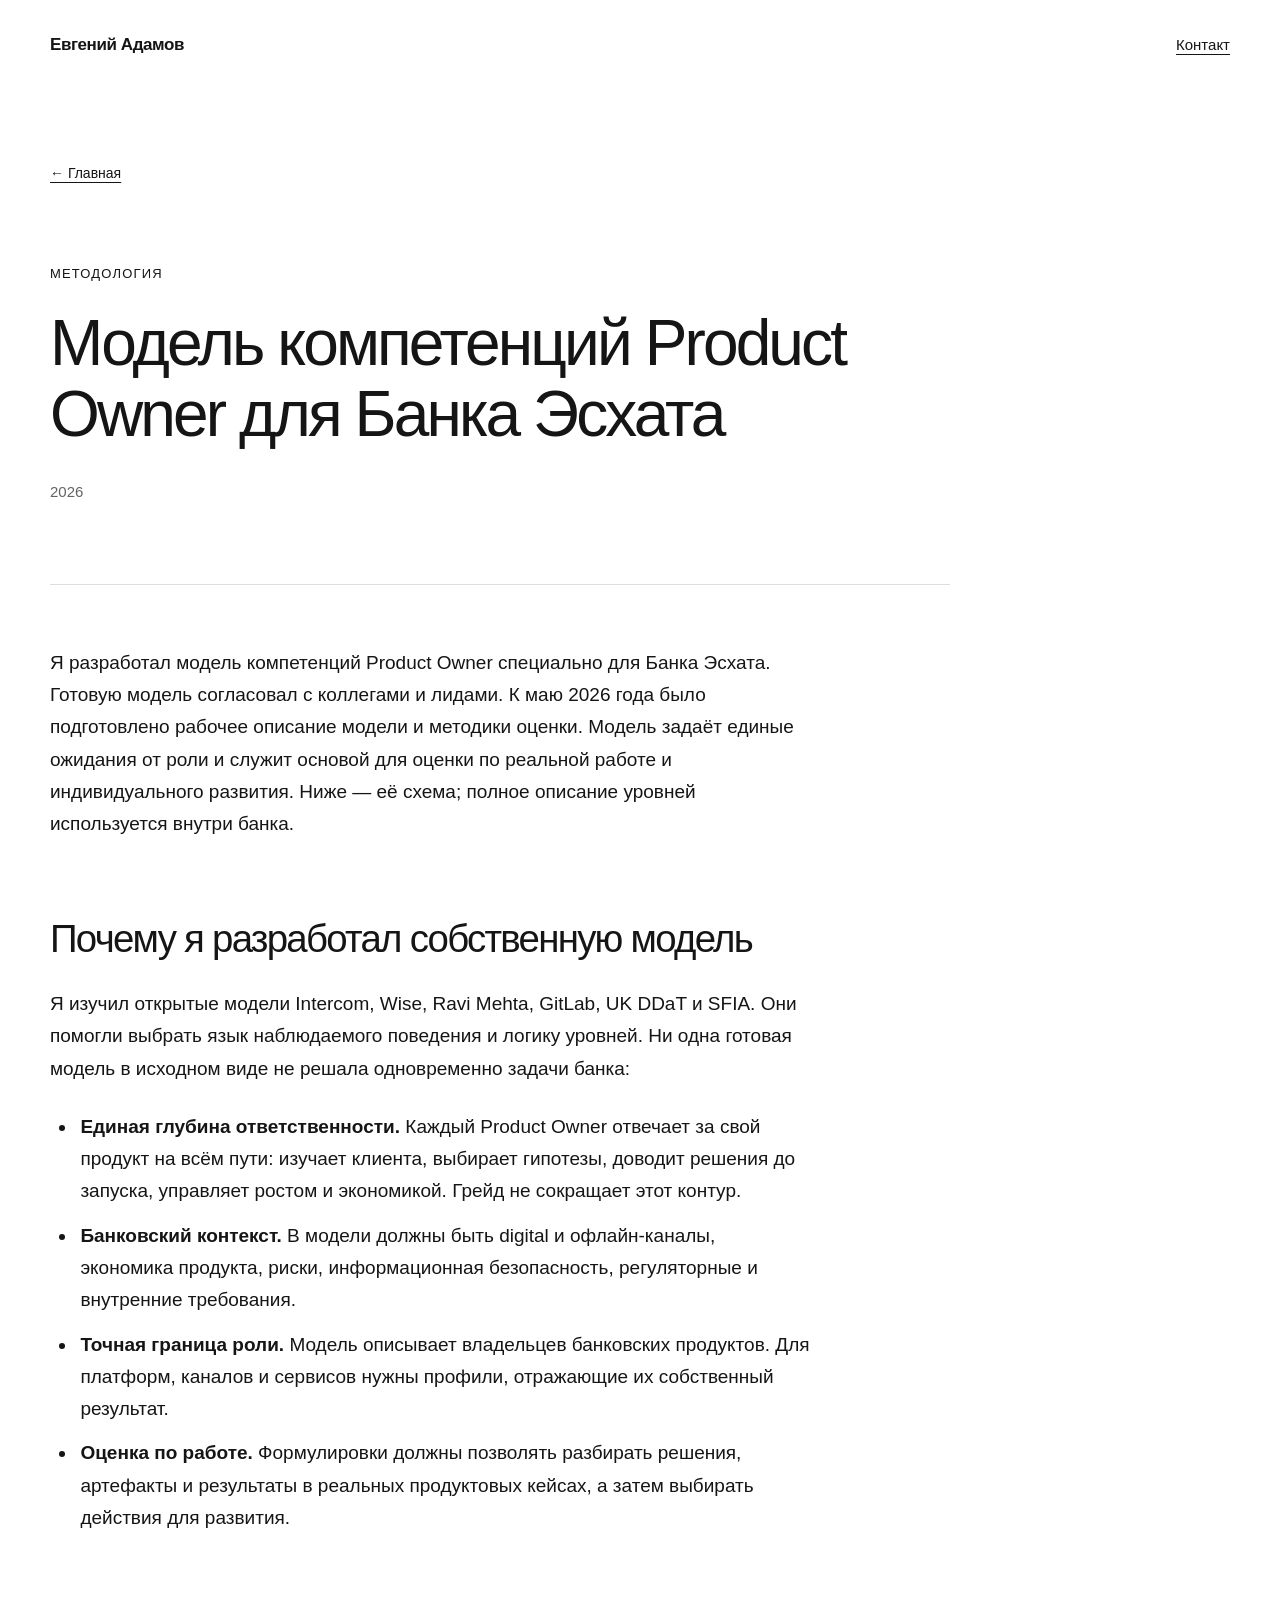
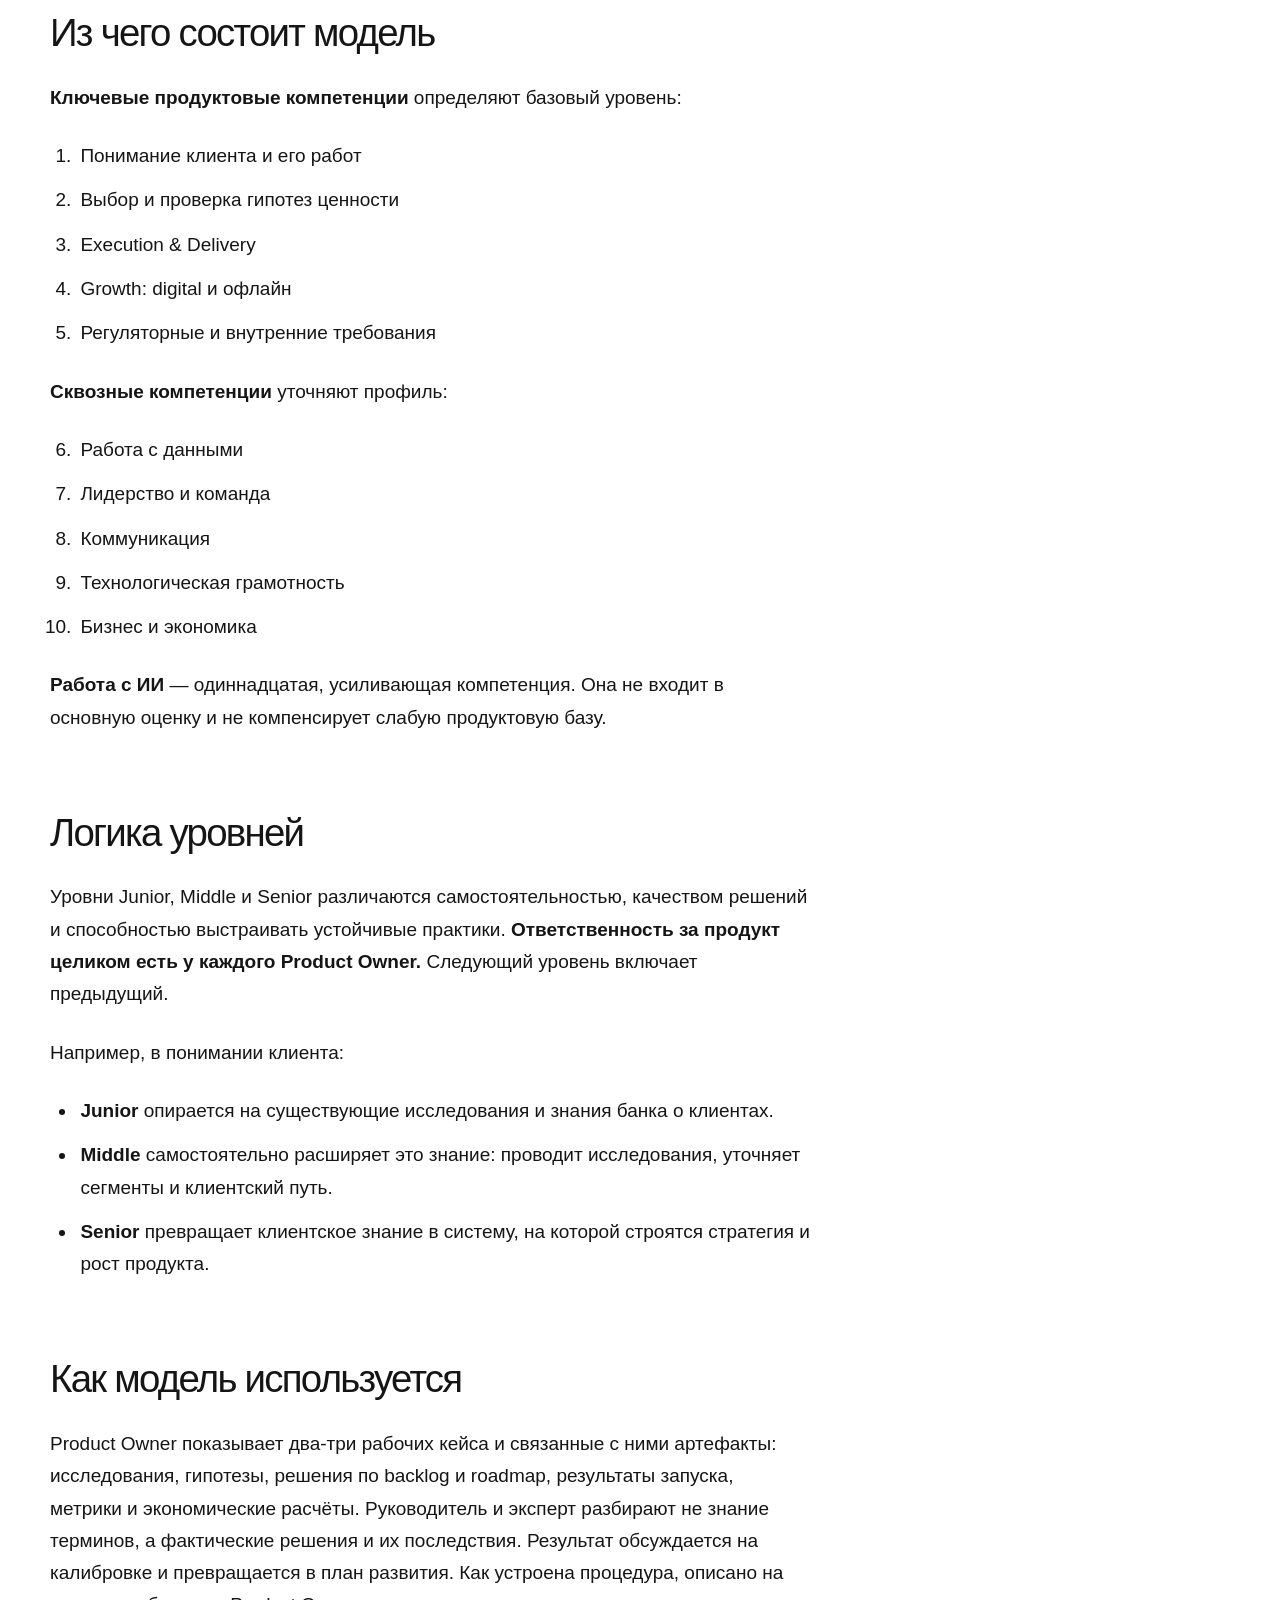
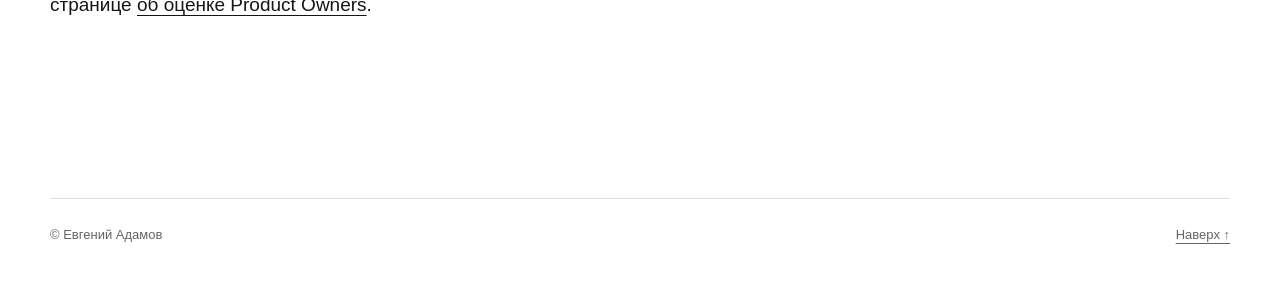
<file: cases/product-owner-competency-model/index.html>
<!DOCTYPE html><html lang="ru"> <head><meta charset="UTF-8"><meta name="viewport" content="width=device-width, initial-scale=1"><meta name="description" content="Модель 10 + 1 — структура компетенций и логика уровней."><meta name="theme-color" content="#ffffff"><title>Модель компетенций Product Owner для Банка Эсхата — Евгений Адамов</title><style>:root{color-scheme:light;--ink: #151515;--muted: #646464;--line: #dedede}*{box-sizing:border-box}html{scroll-behavior:smooth}body{margin:0;background:#fff;color:var(--ink);font-family:Arial,Helvetica,sans-serif;font-size:17px;line-height:1.5;-webkit-font-smoothing:antialiased}a{color:inherit;text-underline-offset:4px}a:hover{text-decoration-thickness:2px}a:focus-visible{outline:2px solid var(--ink);outline-offset:5px}.shell{width:min(100% - 64px,1180px);margin-inline:auto}.site-header{min-height:90px;display:flex;align-items:center;justify-content:space-between;gap:24px}.brand{font-size:17px;font-weight:700;letter-spacing:-.025em;text-decoration:none}.header-contact{font-size:15px}.hero{display:grid;grid-template-columns:minmax(0,1.3fr) minmax(0,.7fr);gap:clamp(32px,5vw,88px);align-items:center;padding-block:clamp(70px,9vw,120px) clamp(80px,10vw,140px)}.eyebrow{font-size:13px;line-height:1.3;text-transform:uppercase;letter-spacing:.09em;margin:0 0 26px}h1,h2,h3,p{margin-top:0}h1,h2,h3{line-height:1.08;letter-spacing:-.045em}h1{font-size:clamp(48px,5.9vw,84px);font-weight:500;margin-bottom:32px}h2{font-size:clamp(32px,3.6vw,49px);font-weight:500;margin-bottom:0}h3{font-size:24px;font-weight:500;margin-bottom:18px}.intro{font-size:clamp(20px,2vw,25px);line-height:1.42;max-width:620px;margin-bottom:30px}.inline-link{font-size:17px}.portrait{display:block;width:100%;height:auto;aspect-ratio:3 / 4;object-fit:cover;object-position:center 35%;filter:grayscale(1)}.section{border-top:1px solid var(--line);padding-block:clamp(72px,9vw,120px)}.section-heading{margin-bottom:58px}.section-heading .eyebrow{margin-bottom:20px}.focus-grid,.wide-list,.company-grid{list-style:none;padding:0;margin:0}.focus-grid{display:grid;grid-template-columns:repeat(2,minmax(0,1fr));column-gap:54px;font-size:clamp(22px,2.5vw,30px);line-height:1.25}.focus-grid li{border-top:1px solid var(--line);padding:24px 0 30px}.wide-list{font-size:clamp(21px,2.6vw,30px);line-height:1.3}.wide-list li{border-top:1px solid var(--line);padding:22px 0 26px}.wide-list li:last-child{border-bottom:1px solid var(--line)}.company-grid{display:grid;grid-template-columns:repeat(3,minmax(0,1fr));column-gap:36px;font-size:clamp(20px,2.2vw,26px)}.company-grid li{border-top:1px solid var(--line);padding:24px 0 28px}.section-pair{display:grid;grid-template-columns:1fr 1fr;gap:60px}.section-pair .section-heading{margin-bottom:0}.experience-note{margin:40px 0 0;color:var(--muted);font-size:18px;line-height:1.4}.contact-section{padding-bottom:160px}.contact-links{display:flex;flex-direction:column;align-items:flex-start;gap:18px;font-size:clamp(20px,2vw,25px)}.site-footer{border-top:1px solid var(--line);padding-block:26px 40px;display:flex;justify-content:space-between;gap:24px;color:var(--muted);font-size:13px}.evidence-page{padding-block:70px 150px}.back-link{font-size:14px}.evidence-header{max-width:900px;padding:80px 0;border-bottom:1px solid var(--line)}.evidence-header h1{font-size:clamp(42px,5vw,70px);line-height:1.1}.evidence-meta{color:var(--muted);font-size:15px;margin:28px 0 0}.prose{max-width:760px;padding-top:62px;font-size:19px;line-height:1.7}.prose h2{font-size:clamp(28px,3vw,39px);margin:78px 0 28px}.prose h2:first-child{margin-top:0}.prose p,.prose ul,.prose ol{margin:0 0 26px}.prose ul,.prose ol{padding-left:1.4em}.prose li{padding-left:.2em;margin-bottom:12px}.prose a{overflow-wrap:anywhere}@media(max-width:720px){.hero{grid-template-columns:1fr;padding-top:70px}.portrait{width:min(100%,440px)}.section-pair{grid-template-columns:1fr;gap:38px}}@media(max-width:560px){.shell{width:min(100% - 36px,1180px)}.site-header{min-height:72px}.hero{padding-block:66px 104px;gap:54px}h1{font-size:clamp(42px,10vw,56px)}.section{padding-block:74px}.section-heading{margin-bottom:40px}.focus-grid,.company-grid{grid-template-columns:1fr}.focus-grid li,.company-grid li{padding:18px 0 22px}.experience-note{margin-top:28px}.contact-section{padding-bottom:100px}.evidence-page{padding-block:45px 100px}.evidence-header{padding:60px 0}.prose{padding-top:40px;font-size:17px}}
</style></head> <body> <header class="site-header shell" id="top"> <a class="brand" href="../../">Евгений Адамов</a> <a class="header-contact" href="../../#contact">Контакт</a> </header> <main> <article class="evidence-page shell"> <a class="back-link" href="../../">← Главная</a> <header class="evidence-header"> <p class="eyebrow">Методология</p> <h1>Модель компетенций Product Owner для Банка Эсхата</h1> <p class="evidence-meta">2026</p> </header> <div class="prose"><p>Я разработал модель компетенций Product Owner специально для Банка Эсхата. Готовую модель согласовал с коллегами и лидами. К маю 2026 года было подготовлено рабочее описание модели и методики оценки. Модель задаёт единые ожидания от роли и служит основой для оценки по реальной работе и индивидуального развития. Ниже — её схема; полное описание уровней используется внутри банка.</p>
<h2 id="почему-я-разработал-собственную-модель">Почему я разработал собственную модель</h2>
<p>Я изучил открытые модели Intercom, Wise, Ravi Mehta, GitLab, UK DDaT и SFIA. Они помогли выбрать язык наблюдаемого поведения и логику уровней. Ни одна готовая модель в исходном виде не решала одновременно задачи банка:</p>
<ul>
<li><strong>Единая глубина ответственности.</strong> Каждый Product Owner отвечает за свой продукт на всём пути: изучает клиента, выбирает гипотезы, доводит решения до запуска, управляет ростом и экономикой. Грейд не сокращает этот контур.</li>
<li><strong>Банковский контекст.</strong> В модели должны быть digital и офлайн-каналы, экономика продукта, риски, информационная безопасность, регуляторные и внутренние требования.</li>
<li><strong>Точная граница роли.</strong> Модель описывает владельцев банковских продуктов. Для платформ, каналов и сервисов нужны профили, отражающие их собственный результат.</li>
<li><strong>Оценка по работе.</strong> Формулировки должны позволять разбирать решения, артефакты и результаты в реальных продуктовых кейсах, а затем выбирать действия для развития.</li>
</ul>
<h2 id="из-чего-состоит-модель">Из чего состоит модель</h2>
<p><strong>Ключевые продуктовые компетенции</strong> определяют базовый уровень:</p>
<ol>
<li>Понимание клиента и его работ</li>
<li>Выбор и проверка гипотез ценности</li>
<li>Execution &#x26; Delivery</li>
<li>Growth: digital и офлайн</li>
<li>Регуляторные и внутренние требования</li>
</ol>
<p><strong>Сквозные компетенции</strong> уточняют профиль:</p>
<ol start="6">
<li>Работа с данными</li>
<li>Лидерство и команда</li>
<li>Коммуникация</li>
<li>Технологическая грамотность</li>
<li>Бизнес и экономика</li>
</ol>
<p><strong>Работа с ИИ</strong> — одиннадцатая, усиливающая компетенция. Она не входит в основную оценку и не компенсирует слабую продуктовую базу.</p>
<h2 id="логика-уровней">Логика уровней</h2>
<p>Уровни Junior, Middle и Senior различаются самостоятельностью, качеством решений и способностью выстраивать устойчивые практики. <strong>Ответственность за продукт целиком есть у каждого Product Owner.</strong> Следующий уровень включает предыдущий.</p>
<p>Например, в понимании клиента:</p>
<ul>
<li><strong>Junior</strong> опирается на существующие исследования и знания банка о клиентах.</li>
<li><strong>Middle</strong> самостоятельно расширяет это знание: проводит исследования, уточняет сегменты и клиентский путь.</li>
<li><strong>Senior</strong> превращает клиентское знание в систему, на которой строятся стратегия и рост продукта.</li>
</ul>
<h2 id="как-модель-используется">Как модель используется</h2>
<p>Product Owner показывает два-три рабочих кейса и связанные с ними артефакты: исследования, гипотезы, решения по backlog и roadmap, результаты запуска, метрики и экономические расчёты. Руководитель и эксперт разбирают не знание терминов, а фактические решения и их последствия. Результат обсуждается на калибровке и превращается в план развития. Как устроена процедура, описано на странице <a href="../../cases/product-owner-assessment/">об оценке Product Owners</a>.</p></div> </article> </main> <footer class="site-footer shell"><span>© Евгений Адамов</span><a href="#top" aria-label="Вернуться к началу страницы">Наверх ↑</a></footer> </body></html>
</file>
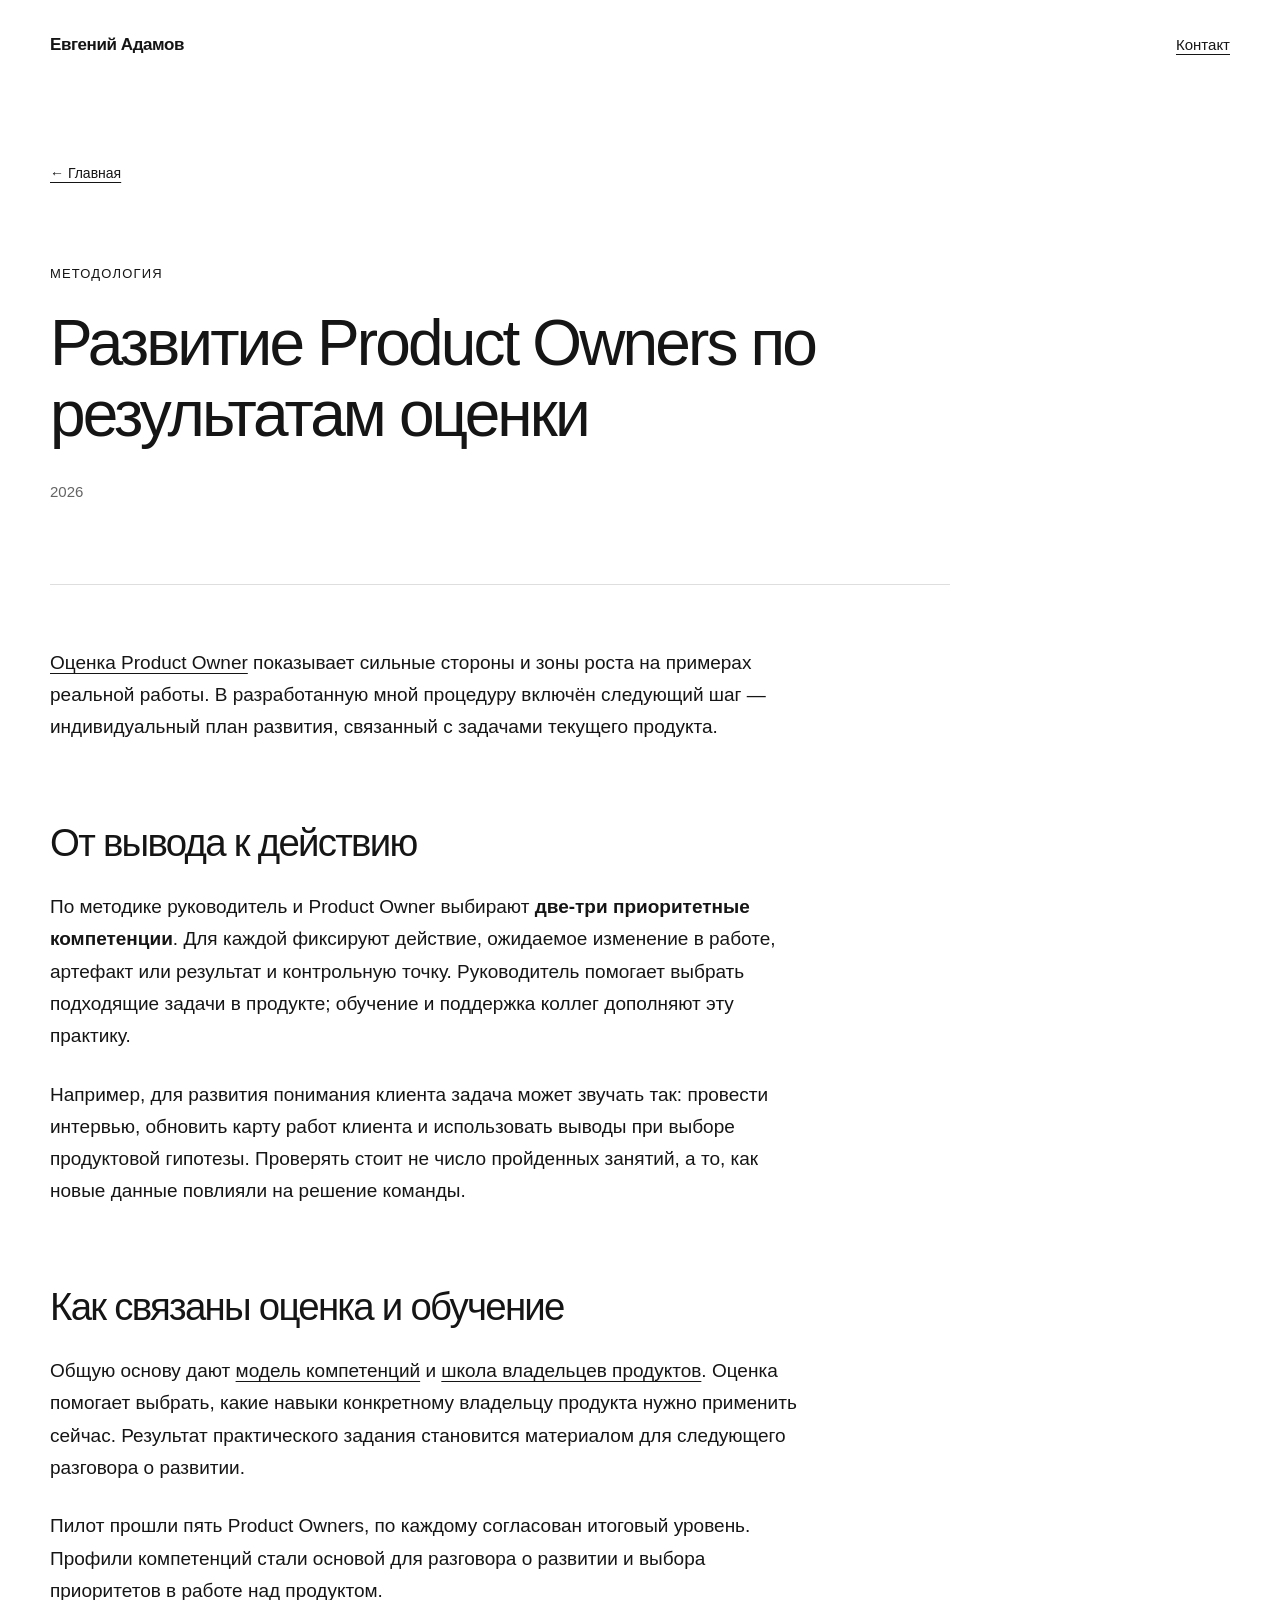
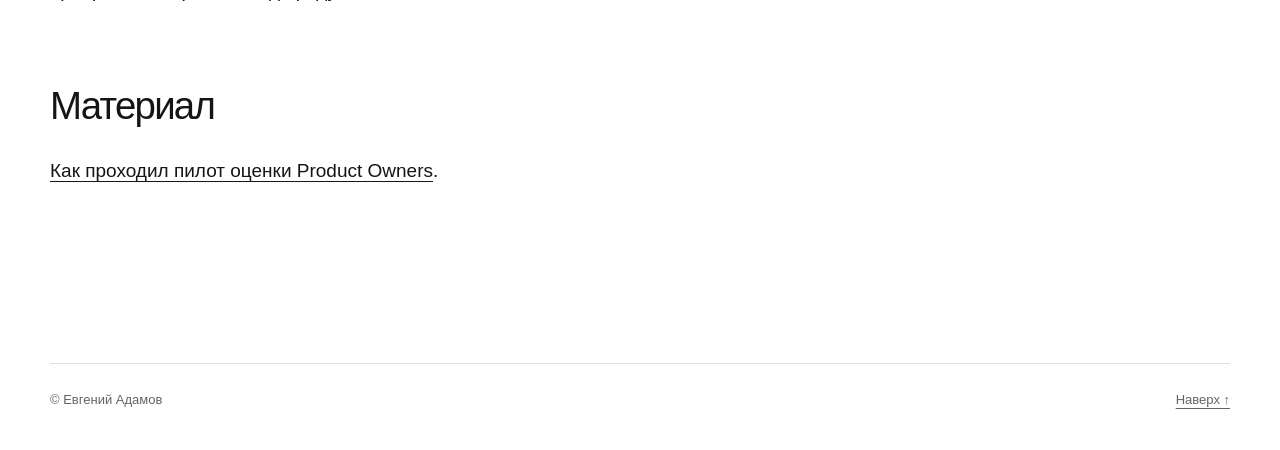
<file: cases/product-owner-development/index.html>
<!DOCTYPE html><html lang="ru"> <head><meta charset="UTF-8"><meta name="viewport" content="width=device-width, initial-scale=1"><meta name="description" content="Как профиль компетенций превращается в практические действия на продукте."><meta name="theme-color" content="#ffffff"><title>Развитие Product Owners по результатам оценки — Евгений Адамов</title><style>:root{color-scheme:light;--ink: #151515;--muted: #646464;--line: #dedede}*{box-sizing:border-box}html{scroll-behavior:smooth}body{margin:0;background:#fff;color:var(--ink);font-family:Arial,Helvetica,sans-serif;font-size:17px;line-height:1.5;-webkit-font-smoothing:antialiased}a{color:inherit;text-underline-offset:4px}a:hover{text-decoration-thickness:2px}a:focus-visible{outline:2px solid var(--ink);outline-offset:5px}.shell{width:min(100% - 64px,1180px);margin-inline:auto}.site-header{min-height:90px;display:flex;align-items:center;justify-content:space-between;gap:24px}.brand{font-size:17px;font-weight:700;letter-spacing:-.025em;text-decoration:none}.header-contact{font-size:15px}.hero{display:grid;grid-template-columns:minmax(0,1.3fr) minmax(0,.7fr);gap:clamp(32px,5vw,88px);align-items:center;padding-block:clamp(70px,9vw,120px) clamp(80px,10vw,140px)}.eyebrow{font-size:13px;line-height:1.3;text-transform:uppercase;letter-spacing:.09em;margin:0 0 26px}h1,h2,h3,p{margin-top:0}h1,h2,h3{line-height:1.08;letter-spacing:-.045em}h1{font-size:clamp(48px,5.9vw,84px);font-weight:500;margin-bottom:32px}h2{font-size:clamp(32px,3.6vw,49px);font-weight:500;margin-bottom:0}h3{font-size:24px;font-weight:500;margin-bottom:18px}.intro{font-size:clamp(20px,2vw,25px);line-height:1.42;max-width:620px;margin-bottom:30px}.inline-link{font-size:17px}.portrait{display:block;width:100%;height:auto;aspect-ratio:3 / 4;object-fit:cover;object-position:center 35%;filter:grayscale(1)}.section{border-top:1px solid var(--line);padding-block:clamp(72px,9vw,120px)}.section-heading{margin-bottom:58px}.section-heading .eyebrow{margin-bottom:20px}.focus-grid,.wide-list,.company-grid{list-style:none;padding:0;margin:0}.focus-grid{display:grid;grid-template-columns:repeat(2,minmax(0,1fr));column-gap:54px;font-size:clamp(22px,2.5vw,30px);line-height:1.25}.focus-grid li{border-top:1px solid var(--line);padding:24px 0 30px}.wide-list{font-size:clamp(21px,2.6vw,30px);line-height:1.3}.wide-list li{border-top:1px solid var(--line);padding:22px 0 26px}.wide-list li:last-child{border-bottom:1px solid var(--line)}.company-grid{display:grid;grid-template-columns:repeat(3,minmax(0,1fr));column-gap:36px;font-size:clamp(20px,2.2vw,26px)}.company-grid li{border-top:1px solid var(--line);padding:24px 0 28px}.section-pair{display:grid;grid-template-columns:1fr 1fr;gap:60px}.section-pair .section-heading{margin-bottom:0}.experience-note{margin:40px 0 0;color:var(--muted);font-size:18px;line-height:1.4}.contact-section{padding-bottom:160px}.contact-links{display:flex;flex-direction:column;align-items:flex-start;gap:18px;font-size:clamp(20px,2vw,25px)}.site-footer{border-top:1px solid var(--line);padding-block:26px 40px;display:flex;justify-content:space-between;gap:24px;color:var(--muted);font-size:13px}.evidence-page{padding-block:70px 150px}.back-link{font-size:14px}.evidence-header{max-width:900px;padding:80px 0;border-bottom:1px solid var(--line)}.evidence-header h1{font-size:clamp(42px,5vw,70px);line-height:1.1}.evidence-meta{color:var(--muted);font-size:15px;margin:28px 0 0}.prose{max-width:760px;padding-top:62px;font-size:19px;line-height:1.7}.prose h2{font-size:clamp(28px,3vw,39px);margin:78px 0 28px}.prose h2:first-child{margin-top:0}.prose p,.prose ul,.prose ol{margin:0 0 26px}.prose ul,.prose ol{padding-left:1.4em}.prose li{padding-left:.2em;margin-bottom:12px}.prose a{overflow-wrap:anywhere}@media(max-width:720px){.hero{grid-template-columns:1fr;padding-top:70px}.portrait{width:min(100%,440px)}.section-pair{grid-template-columns:1fr;gap:38px}}@media(max-width:560px){.shell{width:min(100% - 36px,1180px)}.site-header{min-height:72px}.hero{padding-block:66px 104px;gap:54px}h1{font-size:clamp(42px,10vw,56px)}.section{padding-block:74px}.section-heading{margin-bottom:40px}.focus-grid,.company-grid{grid-template-columns:1fr}.focus-grid li,.company-grid li{padding:18px 0 22px}.experience-note{margin-top:28px}.contact-section{padding-bottom:100px}.evidence-page{padding-block:45px 100px}.evidence-header{padding:60px 0}.prose{padding-top:40px;font-size:17px}}
</style></head> <body> <header class="site-header shell" id="top"> <a class="brand" href="../../">Евгений Адамов</a> <a class="header-contact" href="../../#contact">Контакт</a> </header> <main> <article class="evidence-page shell"> <a class="back-link" href="../../">← Главная</a> <header class="evidence-header"> <p class="eyebrow">Методология</p> <h1>Развитие Product Owners по результатам оценки</h1> <p class="evidence-meta">2026</p> </header> <div class="prose"><p><a href="../../cases/product-owner-assessment/">Оценка Product Owner</a> показывает сильные стороны и зоны роста на примерах реальной работы. В разработанную мной процедуру включён следующий шаг — индивидуальный план развития, связанный с задачами текущего продукта.</p>
<h2 id="от-вывода-к-действию">От вывода к действию</h2>
<p>По методике руководитель и Product Owner выбирают <strong>две-три приоритетные компетенции</strong>. Для каждой фиксируют действие, ожидаемое изменение в работе, артефакт или результат и контрольную точку. Руководитель помогает выбрать подходящие задачи в продукте; обучение и поддержка коллег дополняют эту практику.</p>
<p>Например, для развития понимания клиента задача может звучать так: провести интервью, обновить карту работ клиента и использовать выводы при выборе продуктовой гипотезы. Проверять стоит не число пройденных занятий, а то, как новые данные повлияли на решение команды.</p>
<h2 id="как-связаны-оценка-и-обучение">Как связаны оценка и обучение</h2>
<p>Общую основу дают <a href="../../cases/product-owner-competency-model/">модель компетенций</a> и <a href="../../cases/product-education/">школа владельцев продуктов</a>. Оценка помогает выбрать, какие навыки конкретному владельцу продукта нужно применить сейчас. Результат практического задания становится материалом для следующего разговора о развитии.</p>
<p>Пилот прошли пять Product Owners, по каждому согласован итоговый уровень. Профили компетенций стали основой для разговора о развитии и выбора приоритетов в работе над продуктом.</p>
<h2 id="материал">Материал</h2>
<p><a href="../../cases/process-improvement/">Как проходил пилот оценки Product Owners</a>.</p></div> </article> </main> <footer class="site-footer shell"><span>© Евгений Адамов</span><a href="#top" aria-label="Вернуться к началу страницы">Наверх ↑</a></footer> </body></html>
</file>
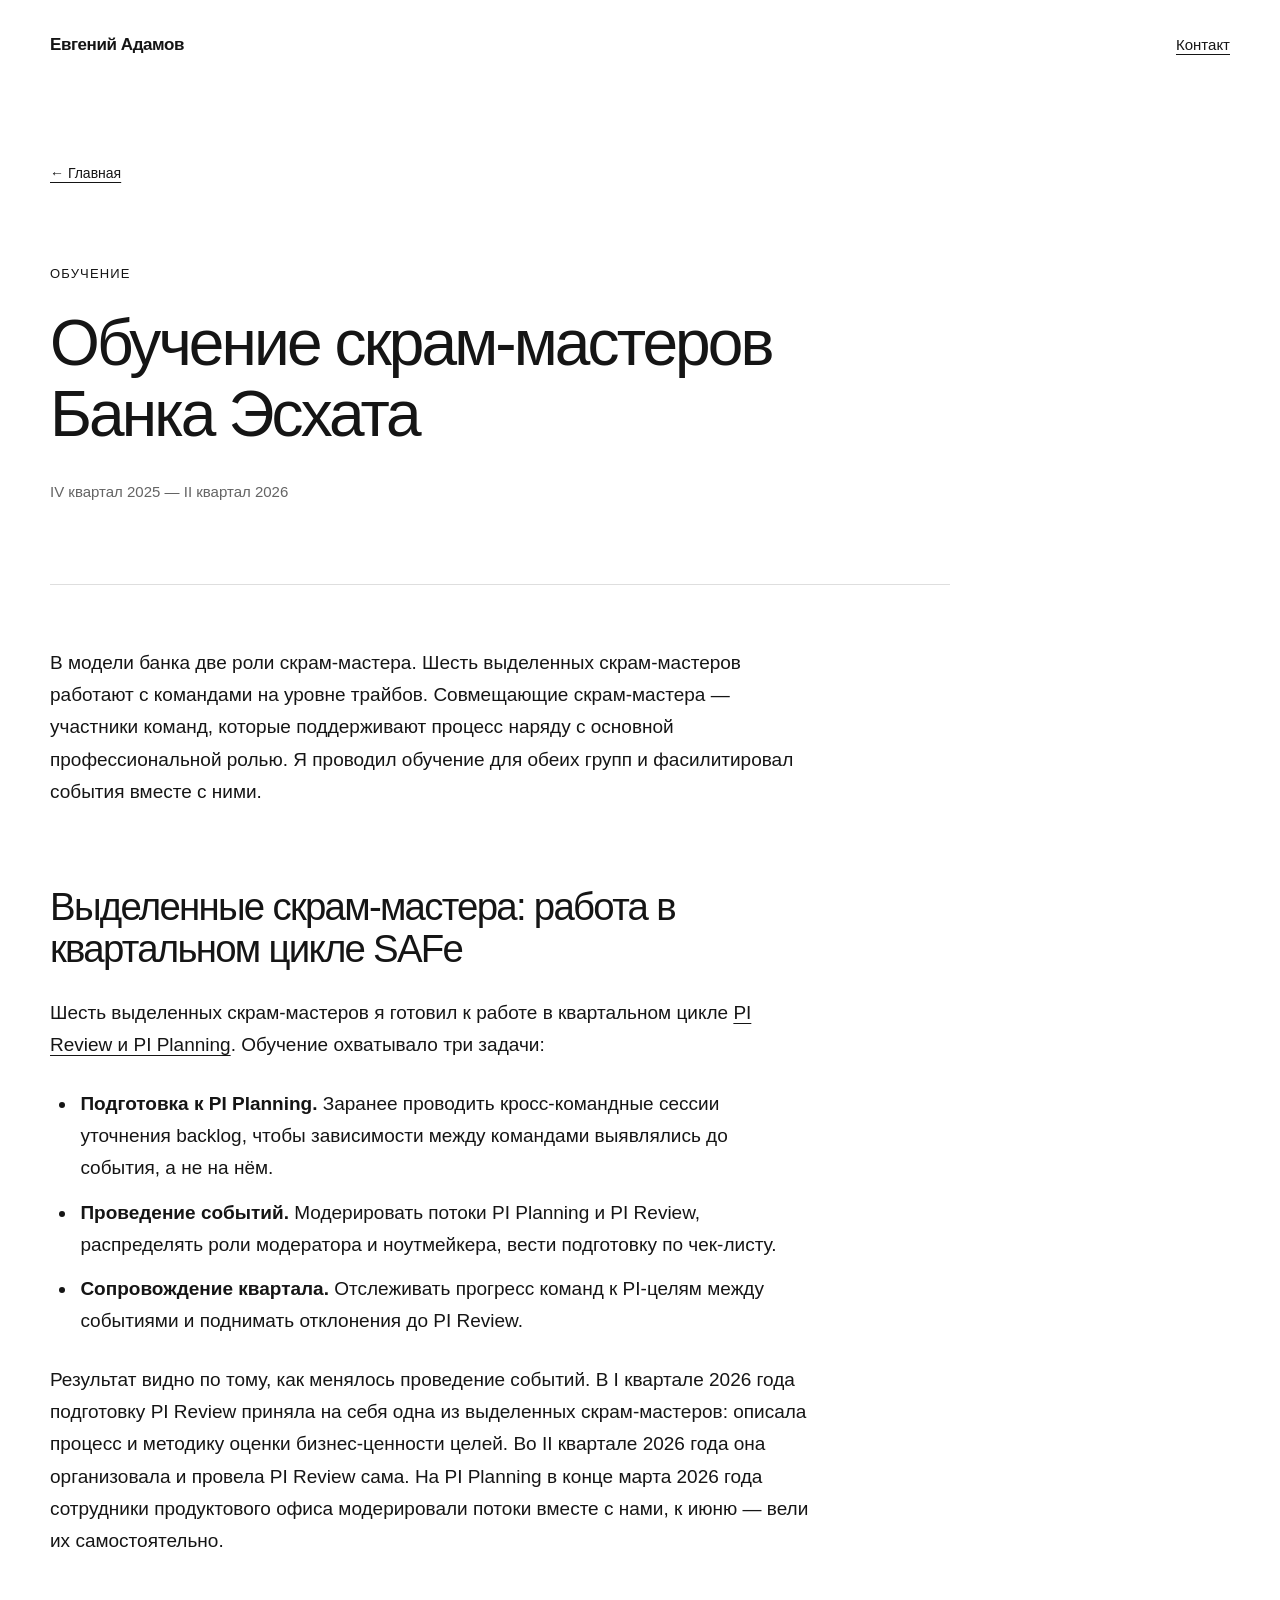
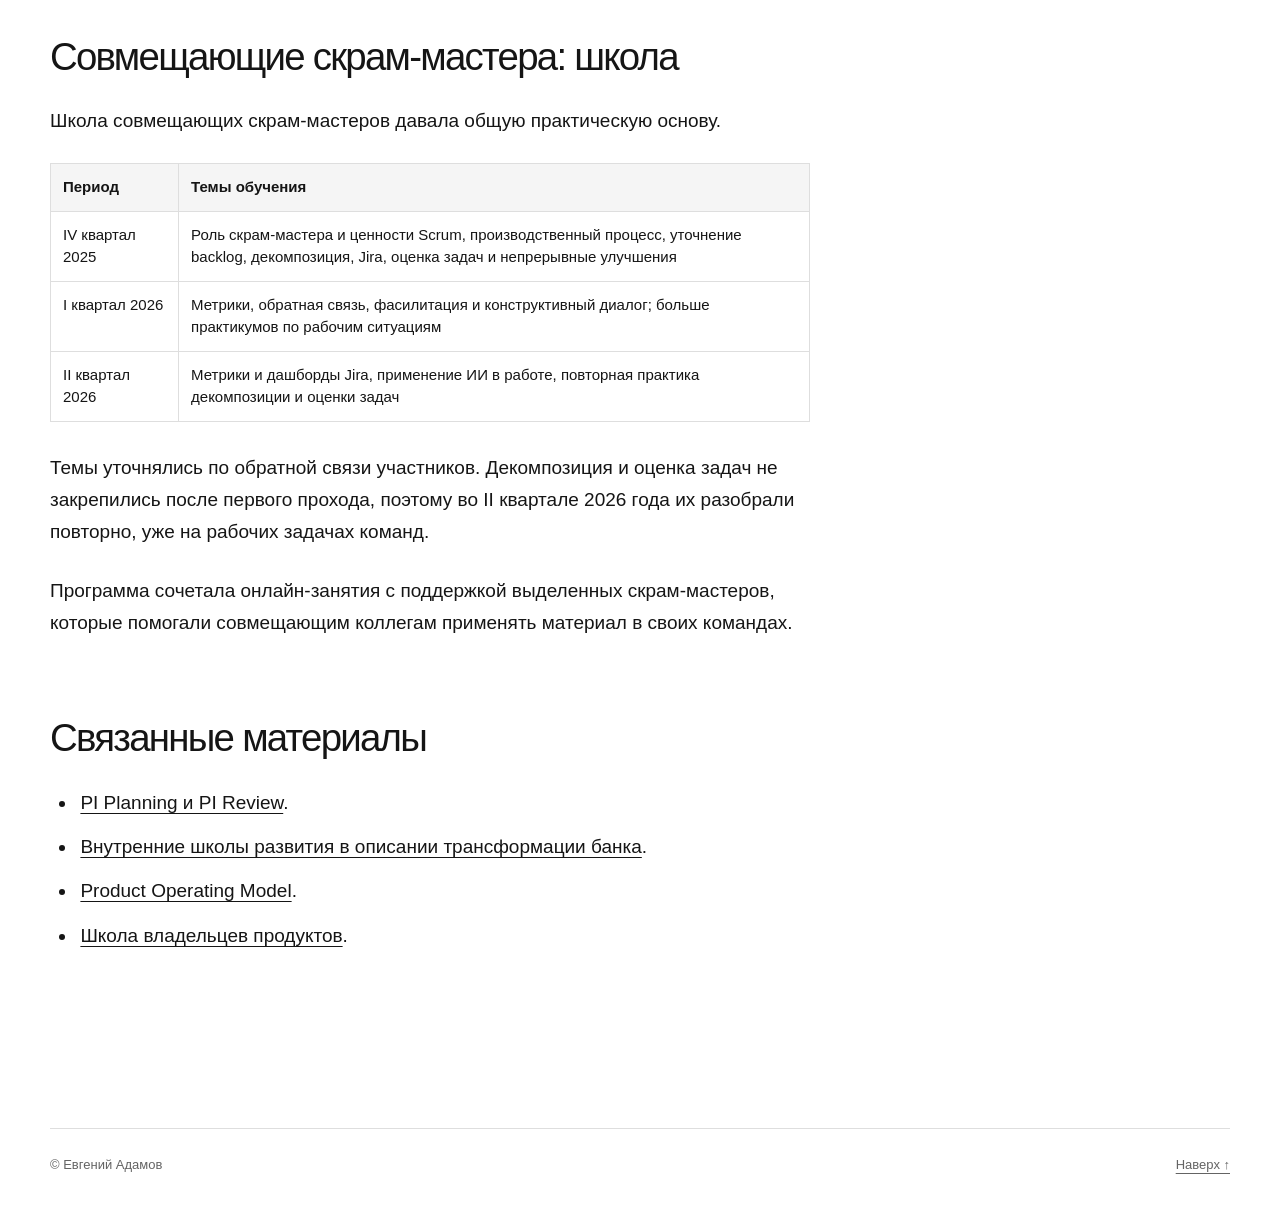
<file: cases/scrum-master-development/index.html>
<!DOCTYPE html><html lang="ru"> <head><meta charset="UTF-8"><meta name="viewport" content="width=device-width, initial-scale=1"><meta name="description" content="Как выделенные и совмещающие скрам-мастера банка учились готовить команды к квартальному циклу SAFe и вести события самостоятельно."><meta name="theme-color" content="#ffffff"><title>Обучение скрам-мастеров Банка Эсхата — Евгений Адамов</title><link rel="stylesheet" href="../../_astro/discovery-playbook.B6_oC3YU.css"></head> <body> <header class="site-header shell" id="top"> <a class="brand" href="../../">Евгений Адамов</a> <a class="header-contact" href="../../#contact">Контакт</a> </header> <main> <article class="evidence-page shell"> <a class="back-link" href="../../">← Главная</a> <header class="evidence-header"> <p class="eyebrow">Обучение</p> <h1>Обучение скрам-мастеров Банка Эсхата</h1> <p class="evidence-meta">IV квартал 2025 — II квартал 2026</p> </header> <div class="prose"><p>В модели банка две роли скрам-мастера. Шесть выделенных скрам-мастеров работают с командами на уровне трайбов. Совмещающие скрам-мастера — участники команд, которые поддерживают процесс наряду с основной профессиональной ролью. Я проводил обучение для обеих групп и фасилитировал события вместе с ними.</p>
<h2 id="выделенные-скрам-мастера-работа-в-квартальном-цикле-safe">Выделенные скрам-мастера: работа в квартальном цикле SAFe</h2>
<p>Шесть выделенных скрам-мастеров я готовил к работе в квартальном цикле <a href="../../cases/pi-planning/">PI Review и PI Planning</a>. Обучение охватывало три задачи:</p>
<ul>
<li><strong>Подготовка к PI Planning.</strong> Заранее проводить кросс-командные сессии уточнения backlog, чтобы зависимости между командами выявлялись до события, а не на нём.</li>
<li><strong>Проведение событий.</strong> Модерировать потоки PI Planning и PI Review, распределять роли модератора и ноутмейкера, вести подготовку по чек-листу.</li>
<li><strong>Сопровождение квартала.</strong> Отслеживать прогресс команд к PI-целям между событиями и поднимать отклонения до PI Review.</li>
</ul>
<p>Результат видно по тому, как менялось проведение событий. В I квартале 2026 года подготовку PI Review приняла на себя одна из выделенных скрам-мастеров: описала процесс и методику оценки бизнес-ценности целей. Во II квартале 2026 года она организовала и провела PI Review сама. На PI Planning в конце марта 2026 года сотрудники продуктового офиса модерировали потоки вместе с нами, к июню — вели их самостоятельно.</p>
<h2 id="совмещающие-скрам-мастера-школа">Совмещающие скрам-мастера: школа</h2>
<p>Школа совмещающих скрам-мастеров давала общую практическую основу.</p>
<table>
<thead>
<tr>
<th>Период</th>
<th>Темы обучения</th>
</tr>
</thead>
<tbody>
<tr>
<td>IV квартал 2025</td>
<td>Роль скрам-мастера и ценности Scrum, производственный процесс, уточнение backlog, декомпозиция, Jira, оценка задач и непрерывные улучшения</td>
</tr>
<tr>
<td>I квартал 2026</td>
<td>Метрики, обратная связь, фасилитация и конструктивный диалог; больше практикумов по рабочим ситуациям</td>
</tr>
<tr>
<td>II квартал 2026</td>
<td>Метрики и дашборды Jira, применение ИИ в работе, повторная практика декомпозиции и оценки задач</td>
</tr>
</tbody>
</table>
<p>Темы уточнялись по обратной связи участников. Декомпозиция и оценка задач не закрепились после первого прохода, поэтому во II квартале 2026 года их разобрали повторно, уже на рабочих задачах команд.</p>
<p>Программа сочетала онлайн-занятия с поддержкой выделенных скрам-мастеров, которые помогали совмещающим коллегам применять материал в своих командах.</p>
<h2 id="связанные-материалы">Связанные материалы</h2>
<ul>
<li><a href="../../cases/pi-planning/">PI Planning и PI Review</a>.</li>
<li><a href="https://www.eskhata.com/events/news/eskhata-tsifrovaya-transformatsiya-eto-strategiya-upravleniya/">Внутренние школы развития в описании трансформации банка</a>.</li>
<li><a href="../../cases/product-operating-model/">Product Operating Model</a>.</li>
<li><a href="../../cases/product-education/">Школа владельцев продуктов</a>.</li>
</ul></div> </article> </main> <footer class="site-footer shell"><span>© Евгений Адамов</span><a href="#top" aria-label="Вернуться к началу страницы">Наверх ↑</a></footer> </body></html>
</file>
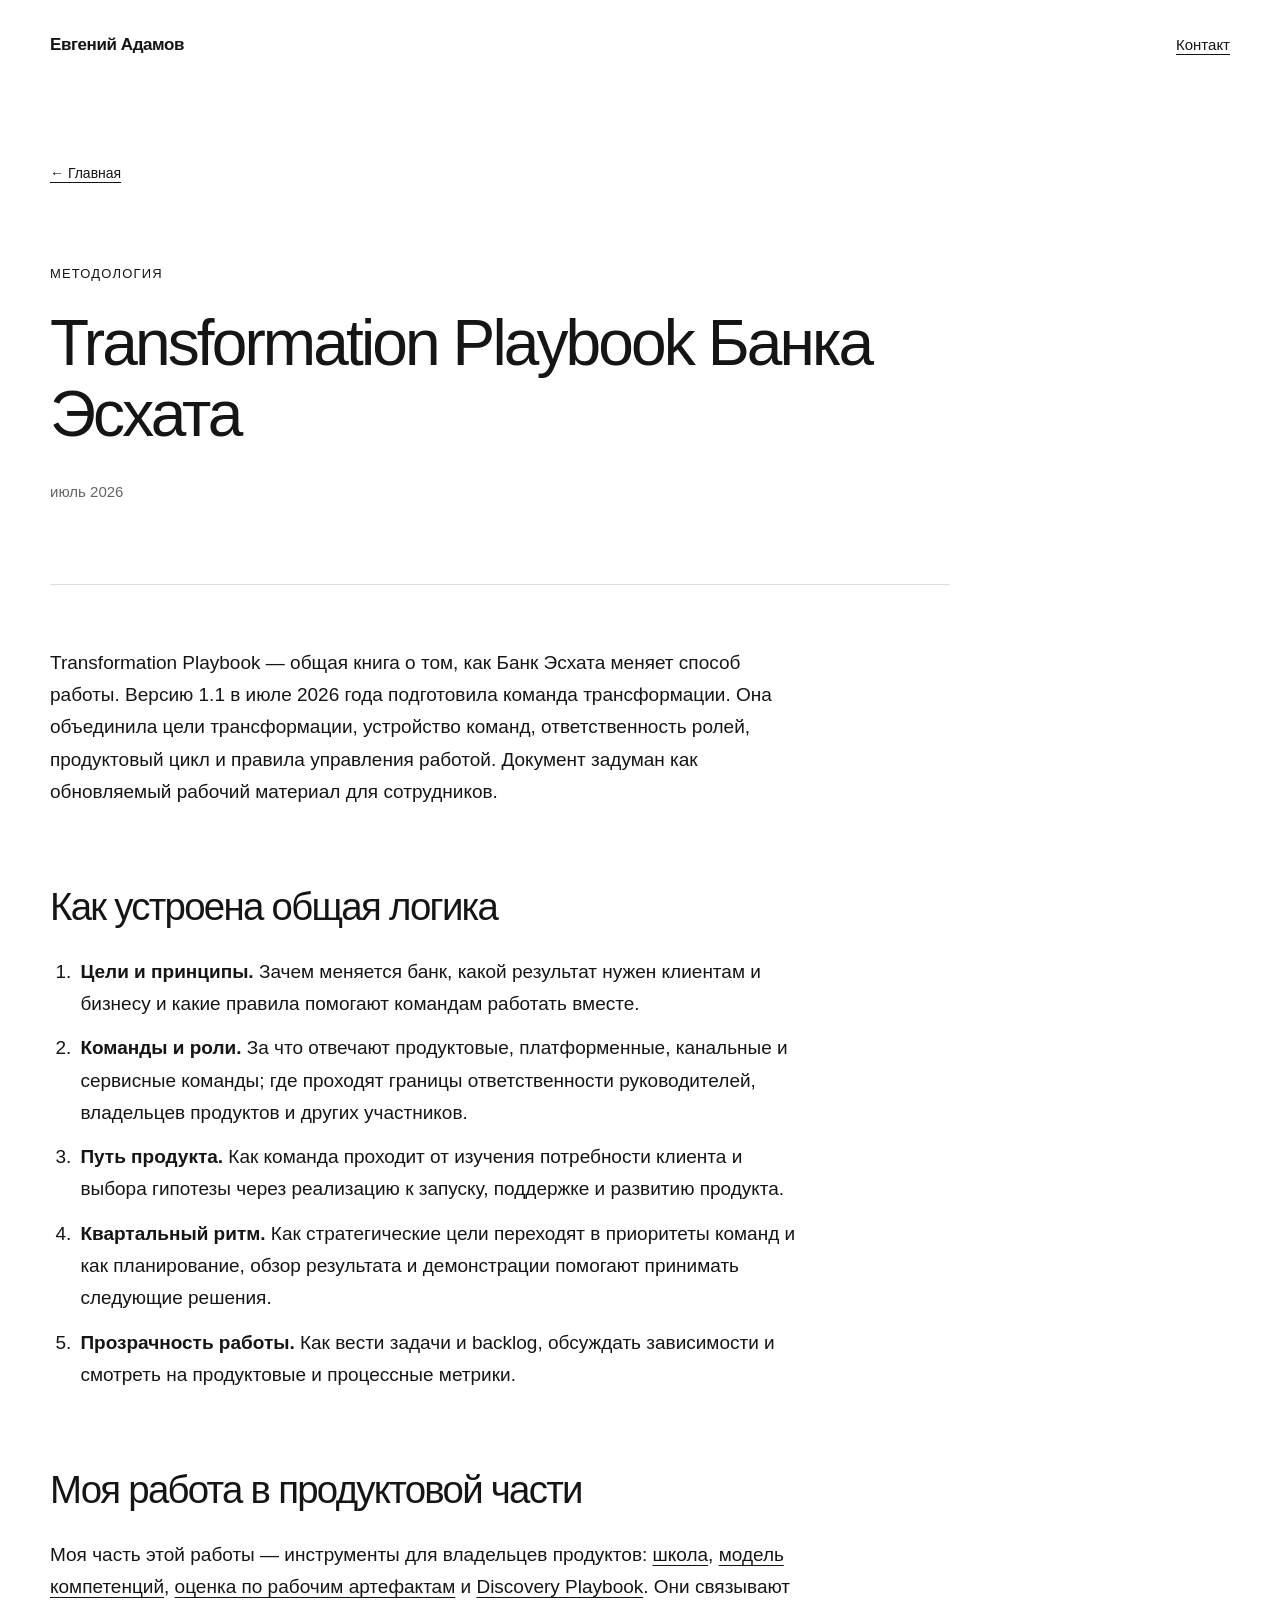
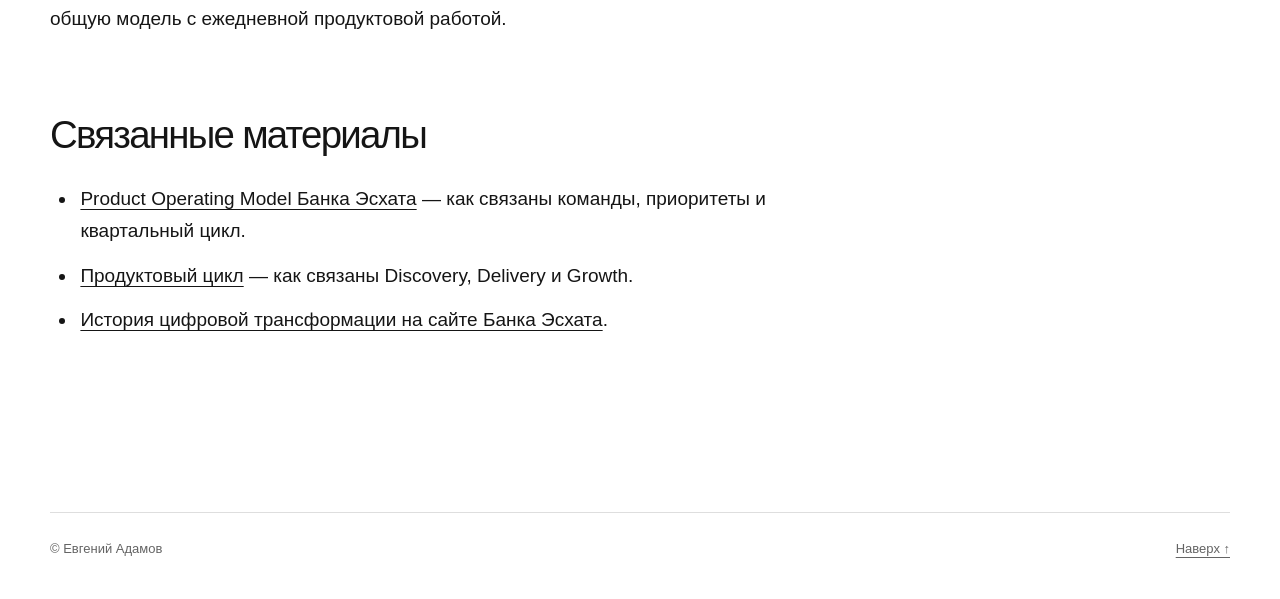
<file: cases/transformation-playbook/index.html>
<!DOCTYPE html><html lang="ru"> <head><meta charset="UTF-8"><meta name="viewport" content="width=device-width, initial-scale=1"><meta name="description" content="Как в общей книге трансформации связаны цели банка, ответственность команд и квартальный ритм работы."><meta name="theme-color" content="#ffffff"><title>Transformation Playbook Банка Эсхата — Евгений Адамов</title><style>:root{color-scheme:light;--ink: #151515;--muted: #646464;--line: #dedede}*{box-sizing:border-box}html{scroll-behavior:smooth}body{margin:0;background:#fff;color:var(--ink);font-family:Arial,Helvetica,sans-serif;font-size:17px;line-height:1.5;-webkit-font-smoothing:antialiased}a{color:inherit;text-underline-offset:4px}a:hover{text-decoration-thickness:2px}a:focus-visible{outline:2px solid var(--ink);outline-offset:5px}.shell{width:min(100% - 64px,1180px);margin-inline:auto}.site-header{min-height:90px;display:flex;align-items:center;justify-content:space-between;gap:24px}.brand{font-size:17px;font-weight:700;letter-spacing:-.025em;text-decoration:none}.header-contact{font-size:15px}.hero{display:grid;grid-template-columns:minmax(0,1.3fr) minmax(0,.7fr);gap:clamp(32px,5vw,88px);align-items:center;padding-block:clamp(70px,9vw,120px) clamp(80px,10vw,140px)}.eyebrow{font-size:13px;line-height:1.3;text-transform:uppercase;letter-spacing:.09em;margin:0 0 26px}h1,h2,h3,p{margin-top:0}h1,h2,h3{line-height:1.08;letter-spacing:-.045em}h1{font-size:clamp(48px,5.9vw,84px);font-weight:500;margin-bottom:32px}h2{font-size:clamp(32px,3.6vw,49px);font-weight:500;margin-bottom:0}h3{font-size:24px;font-weight:500;margin-bottom:18px}.intro{font-size:clamp(20px,2vw,25px);line-height:1.42;max-width:620px;margin-bottom:30px}.inline-link{font-size:17px}.portrait{display:block;width:100%;height:auto;aspect-ratio:3 / 4;object-fit:cover;object-position:center 35%;filter:grayscale(1)}.section{border-top:1px solid var(--line);padding-block:clamp(72px,9vw,120px)}.section-heading{margin-bottom:58px}.section-heading .eyebrow{margin-bottom:20px}.focus-grid,.wide-list,.company-grid{list-style:none;padding:0;margin:0}.focus-grid{display:grid;grid-template-columns:repeat(2,minmax(0,1fr));column-gap:54px;font-size:clamp(22px,2.5vw,30px);line-height:1.25}.focus-grid li{border-top:1px solid var(--line);padding:24px 0 30px}.wide-list{font-size:clamp(21px,2.6vw,30px);line-height:1.3}.wide-list li{border-top:1px solid var(--line);padding:22px 0 26px}.wide-list li:last-child{border-bottom:1px solid var(--line)}.company-grid{display:grid;grid-template-columns:repeat(3,minmax(0,1fr));column-gap:36px;font-size:clamp(20px,2.2vw,26px)}.company-grid li{border-top:1px solid var(--line);padding:24px 0 28px}.section-pair{display:grid;grid-template-columns:1fr 1fr;gap:60px}.section-pair .section-heading{margin-bottom:0}.experience-note{margin:40px 0 0;color:var(--muted);font-size:18px;line-height:1.4}.contact-section{padding-bottom:160px}.contact-links{display:flex;flex-direction:column;align-items:flex-start;gap:18px;font-size:clamp(20px,2vw,25px)}.site-footer{border-top:1px solid var(--line);padding-block:26px 40px;display:flex;justify-content:space-between;gap:24px;color:var(--muted);font-size:13px}.evidence-page{padding-block:70px 150px}.back-link{font-size:14px}.evidence-header{max-width:900px;padding:80px 0;border-bottom:1px solid var(--line)}.evidence-header h1{font-size:clamp(42px,5vw,70px);line-height:1.1}.evidence-meta{color:var(--muted);font-size:15px;margin:28px 0 0}.prose{max-width:760px;padding-top:62px;font-size:19px;line-height:1.7}.prose h2{font-size:clamp(28px,3vw,39px);margin:78px 0 28px}.prose h2:first-child{margin-top:0}.prose p,.prose ul,.prose ol{margin:0 0 26px}.prose ul,.prose ol{padding-left:1.4em}.prose li{padding-left:.2em;margin-bottom:12px}.prose a{overflow-wrap:anywhere}@media(max-width:720px){.hero{grid-template-columns:1fr;padding-top:70px}.portrait{width:min(100%,440px)}.section-pair{grid-template-columns:1fr;gap:38px}}@media(max-width:560px){.shell{width:min(100% - 36px,1180px)}.site-header{min-height:72px}.hero{padding-block:66px 104px;gap:54px}h1{font-size:clamp(42px,10vw,56px)}.section{padding-block:74px}.section-heading{margin-bottom:40px}.focus-grid,.company-grid{grid-template-columns:1fr}.focus-grid li,.company-grid li{padding:18px 0 22px}.experience-note{margin-top:28px}.contact-section{padding-bottom:100px}.evidence-page{padding-block:45px 100px}.evidence-header{padding:60px 0}.prose{padding-top:40px;font-size:17px}}
</style></head> <body> <header class="site-header shell" id="top"> <a class="brand" href="../../">Евгений Адамов</a> <a class="header-contact" href="../../#contact">Контакт</a> </header> <main> <article class="evidence-page shell"> <a class="back-link" href="../../">← Главная</a> <header class="evidence-header"> <p class="eyebrow">Методология</p> <h1>Transformation Playbook Банка Эсхата</h1> <p class="evidence-meta">июль 2026</p> </header> <div class="prose"><p>Transformation Playbook — общая книга о том, как Банк Эсхата меняет способ работы. Версию 1.1 в июле 2026 года подготовила команда трансформации. Она объединила цели трансформации, устройство команд, ответственность ролей, продуктовый цикл и правила управления работой. Документ задуман как обновляемый рабочий материал для сотрудников.</p>
<h2 id="как-устроена-общая-логика">Как устроена общая логика</h2>
<ol>
<li><strong>Цели и принципы.</strong> Зачем меняется банк, какой результат нужен клиентам и бизнесу и какие правила помогают командам работать вместе.</li>
<li><strong>Команды и роли.</strong> За что отвечают продуктовые, платформенные, канальные и сервисные команды; где проходят границы ответственности руководителей, владельцев продуктов и других участников.</li>
<li><strong>Путь продукта.</strong> Как команда проходит от изучения потребности клиента и выбора гипотезы через реализацию к запуску, поддержке и развитию продукта.</li>
<li><strong>Квартальный ритм.</strong> Как стратегические цели переходят в приоритеты команд и как планирование, обзор результата и демонстрации помогают принимать следующие решения.</li>
<li><strong>Прозрачность работы.</strong> Как вести задачи и backlog, обсуждать зависимости и смотреть на продуктовые и процессные метрики.</li>
</ol>
<h2 id="моя-работа-в-продуктовой-части">Моя работа в продуктовой части</h2>
<p>Моя часть этой работы — инструменты для владельцев продуктов: <a href="../../cases/product-education/">школа</a>, <a href="../../cases/product-owner-competency-model/">модель компетенций</a>, <a href="../../cases/product-owner-assessment/">оценка по рабочим артефактам</a> и <a href="../../cases/discovery-playbook/">Discovery Playbook</a>. Они связывают общую модель с ежедневной продуктовой работой.</p>
<h2 id="связанные-материалы">Связанные материалы</h2>
<ul>
<li><a href="../../cases/product-operating-model/">Product Operating Model Банка Эсхата</a> — как связаны команды, приоритеты и квартальный цикл.</li>
<li><a href="../../methodology/product-lifecycle/">Продуктовый цикл</a> — как связаны Discovery, Delivery и Growth.</li>
<li><a href="https://www.eskhata.com/events/news/eskhata-tsifrovaya-transformatsiya-eto-strategiya-upravleniya/">История цифровой трансформации на сайте Банка Эсхата</a>.</li>
</ul></div> </article> </main> <footer class="site-footer shell"><span>© Евгений Адамов</span><a href="#top" aria-label="Вернуться к началу страницы">Наверх ↑</a></footer> </body></html>
</file>
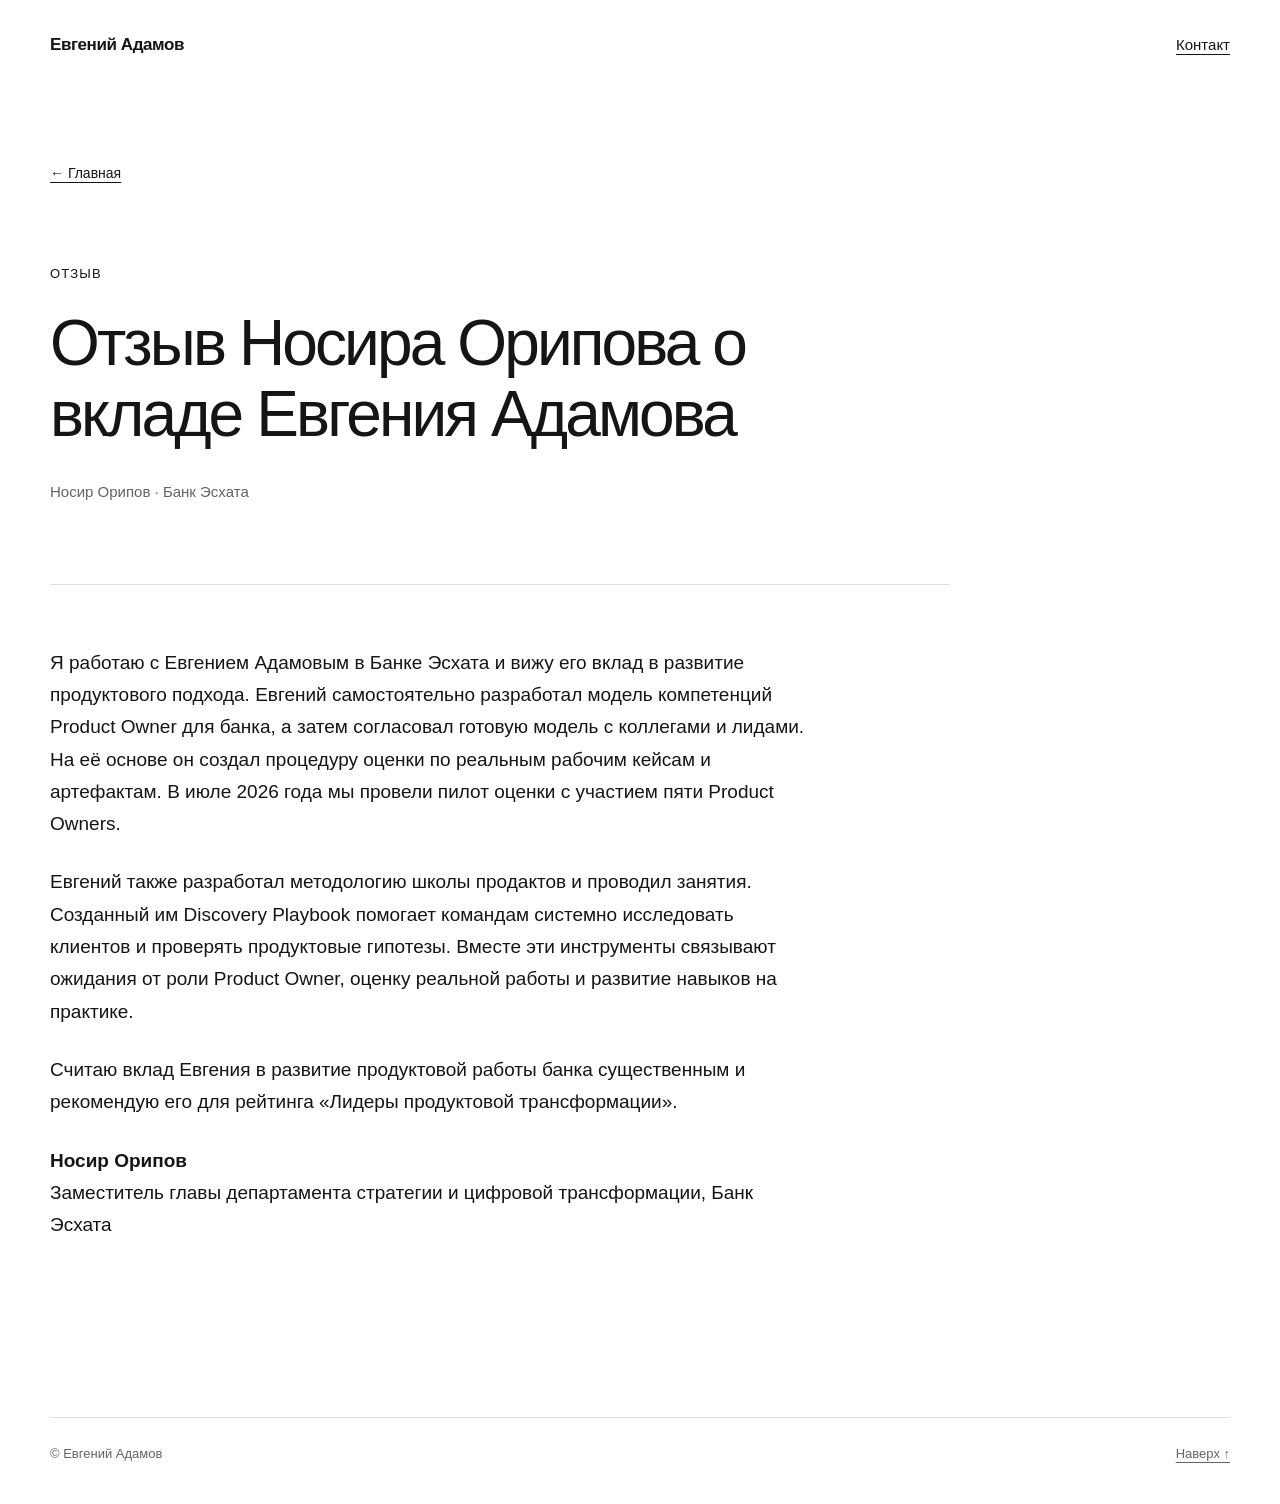
<file: evidence/product-transformation-reference/index.html>
<!DOCTYPE html><html lang="ru"> <head><meta charset="UTF-8"><meta name="viewport" content="width=device-width, initial-scale=1"><meta name="description" content="Рекомендация для рейтинга «Лидеры продуктовой трансформации»."><meta name="theme-color" content="#ffffff"><title>Отзыв Носира Орипова о вкладе Евгения Адамова — Евгений Адамов</title><style>:root{color-scheme:light;--ink: #151515;--muted: #646464;--line: #dedede}*{box-sizing:border-box}html{scroll-behavior:smooth}body{margin:0;background:#fff;color:var(--ink);font-family:Arial,Helvetica,sans-serif;font-size:17px;line-height:1.5;-webkit-font-smoothing:antialiased}a{color:inherit;text-underline-offset:4px}a:hover{text-decoration-thickness:2px}a:focus-visible{outline:2px solid var(--ink);outline-offset:5px}.shell{width:min(100% - 64px,1180px);margin-inline:auto}.site-header{min-height:90px;display:flex;align-items:center;justify-content:space-between;gap:24px}.brand{font-size:17px;font-weight:700;letter-spacing:-.025em;text-decoration:none}.header-contact{font-size:15px}.hero{display:grid;grid-template-columns:minmax(0,1.3fr) minmax(0,.7fr);gap:clamp(32px,5vw,88px);align-items:center;padding-block:clamp(70px,9vw,120px) clamp(80px,10vw,140px)}.eyebrow{font-size:13px;line-height:1.3;text-transform:uppercase;letter-spacing:.09em;margin:0 0 26px}h1,h2,h3,p{margin-top:0}h1,h2,h3{line-height:1.08;letter-spacing:-.045em}h1{font-size:clamp(48px,5.9vw,84px);font-weight:500;margin-bottom:32px}h2{font-size:clamp(32px,3.6vw,49px);font-weight:500;margin-bottom:0}h3{font-size:24px;font-weight:500;margin-bottom:18px}.intro{font-size:clamp(20px,2vw,25px);line-height:1.42;max-width:620px;margin-bottom:30px}.inline-link{font-size:17px}.portrait{display:block;width:100%;height:auto;aspect-ratio:3 / 4;object-fit:cover;object-position:center 35%;filter:grayscale(1)}.section{border-top:1px solid var(--line);padding-block:clamp(72px,9vw,120px)}.section-heading{margin-bottom:58px}.section-heading .eyebrow{margin-bottom:20px}.focus-grid,.wide-list,.company-grid{list-style:none;padding:0;margin:0}.focus-grid{display:grid;grid-template-columns:repeat(2,minmax(0,1fr));column-gap:54px;font-size:clamp(22px,2.5vw,30px);line-height:1.25}.focus-grid li{border-top:1px solid var(--line);padding:24px 0 30px}.wide-list{font-size:clamp(21px,2.6vw,30px);line-height:1.3}.wide-list li{border-top:1px solid var(--line);padding:22px 0 26px}.wide-list li:last-child{border-bottom:1px solid var(--line)}.company-grid{display:grid;grid-template-columns:repeat(3,minmax(0,1fr));column-gap:36px;font-size:clamp(20px,2.2vw,26px)}.company-grid li{border-top:1px solid var(--line);padding:24px 0 28px}.section-pair{display:grid;grid-template-columns:1fr 1fr;gap:60px}.section-pair .section-heading{margin-bottom:0}.experience-note{margin:40px 0 0;color:var(--muted);font-size:18px;line-height:1.4}.contact-section{padding-bottom:160px}.contact-links{display:flex;flex-direction:column;align-items:flex-start;gap:18px;font-size:clamp(20px,2vw,25px)}.site-footer{border-top:1px solid var(--line);padding-block:26px 40px;display:flex;justify-content:space-between;gap:24px;color:var(--muted);font-size:13px}.evidence-page{padding-block:70px 150px}.back-link{font-size:14px}.evidence-header{max-width:900px;padding:80px 0;border-bottom:1px solid var(--line)}.evidence-header h1{font-size:clamp(42px,5vw,70px);line-height:1.1}.evidence-meta{color:var(--muted);font-size:15px;margin:28px 0 0}.prose{max-width:760px;padding-top:62px;font-size:19px;line-height:1.7}.prose h2{font-size:clamp(28px,3vw,39px);margin:78px 0 28px}.prose h2:first-child{margin-top:0}.prose p,.prose ul,.prose ol{margin:0 0 26px}.prose ul,.prose ol{padding-left:1.4em}.prose li{padding-left:.2em;margin-bottom:12px}.prose a{overflow-wrap:anywhere}@media(max-width:720px){.hero{grid-template-columns:1fr;padding-top:70px}.portrait{width:min(100%,440px)}.section-pair{grid-template-columns:1fr;gap:38px}}@media(max-width:560px){.shell{width:min(100% - 36px,1180px)}.site-header{min-height:72px}.hero{padding-block:66px 104px;gap:54px}h1{font-size:clamp(42px,10vw,56px)}.section{padding-block:74px}.section-heading{margin-bottom:40px}.focus-grid,.company-grid{grid-template-columns:1fr}.focus-grid li,.company-grid li{padding:18px 0 22px}.experience-note{margin-top:28px}.contact-section{padding-bottom:100px}.evidence-page{padding-block:45px 100px}.evidence-header{padding:60px 0}.prose{padding-top:40px;font-size:17px}}
</style></head> <body> <header class="site-header shell" id="top"> <a class="brand" href="../../">Евгений Адамов</a> <a class="header-contact" href="../../#contact">Контакт</a> </header> <main> <article class="evidence-page shell"> <a class="back-link" href="../../">← Главная</a> <header class="evidence-header"> <p class="eyebrow">Отзыв</p> <h1>Отзыв Носира Орипова о вкладе Евгения Адамова</h1> <p class="evidence-meta">Носир Орипов · Банк Эсхата</p> </header> <div class="prose"><p>Я работаю с Евгением Адамовым в Банке Эсхата и вижу его вклад в развитие продуктового подхода. Евгений самостоятельно разработал модель компетенций Product Owner для банка, а затем согласовал готовую модель с коллегами и лидами. На её основе он создал процедуру оценки по реальным рабочим кейсам и артефактам. В июле 2026 года мы провели пилот оценки с участием пяти Product Owners.</p>
<p>Евгений также разработал методологию школы продактов и проводил занятия. Созданный им Discovery Playbook помогает командам системно исследовать клиентов и проверять продуктовые гипотезы. Вместе эти инструменты связывают ожидания от роли Product Owner, оценку реальной работы и развитие навыков на практике.</p>
<p>Считаю вклад Евгения в развитие продуктовой работы банка существенным и рекомендую его для рейтинга «Лидеры продуктовой трансформации».</p>
<p><strong>Носир Орипов</strong><br>
Заместитель главы департамента стратегии и цифровой трансформации, Банк Эсхата</p></div> </article> </main> <footer class="site-footer shell"><span>© Евгений Адамов</span><a href="#top" aria-label="Вернуться к началу страницы">Наверх ↑</a></footer> </body></html>
</file>
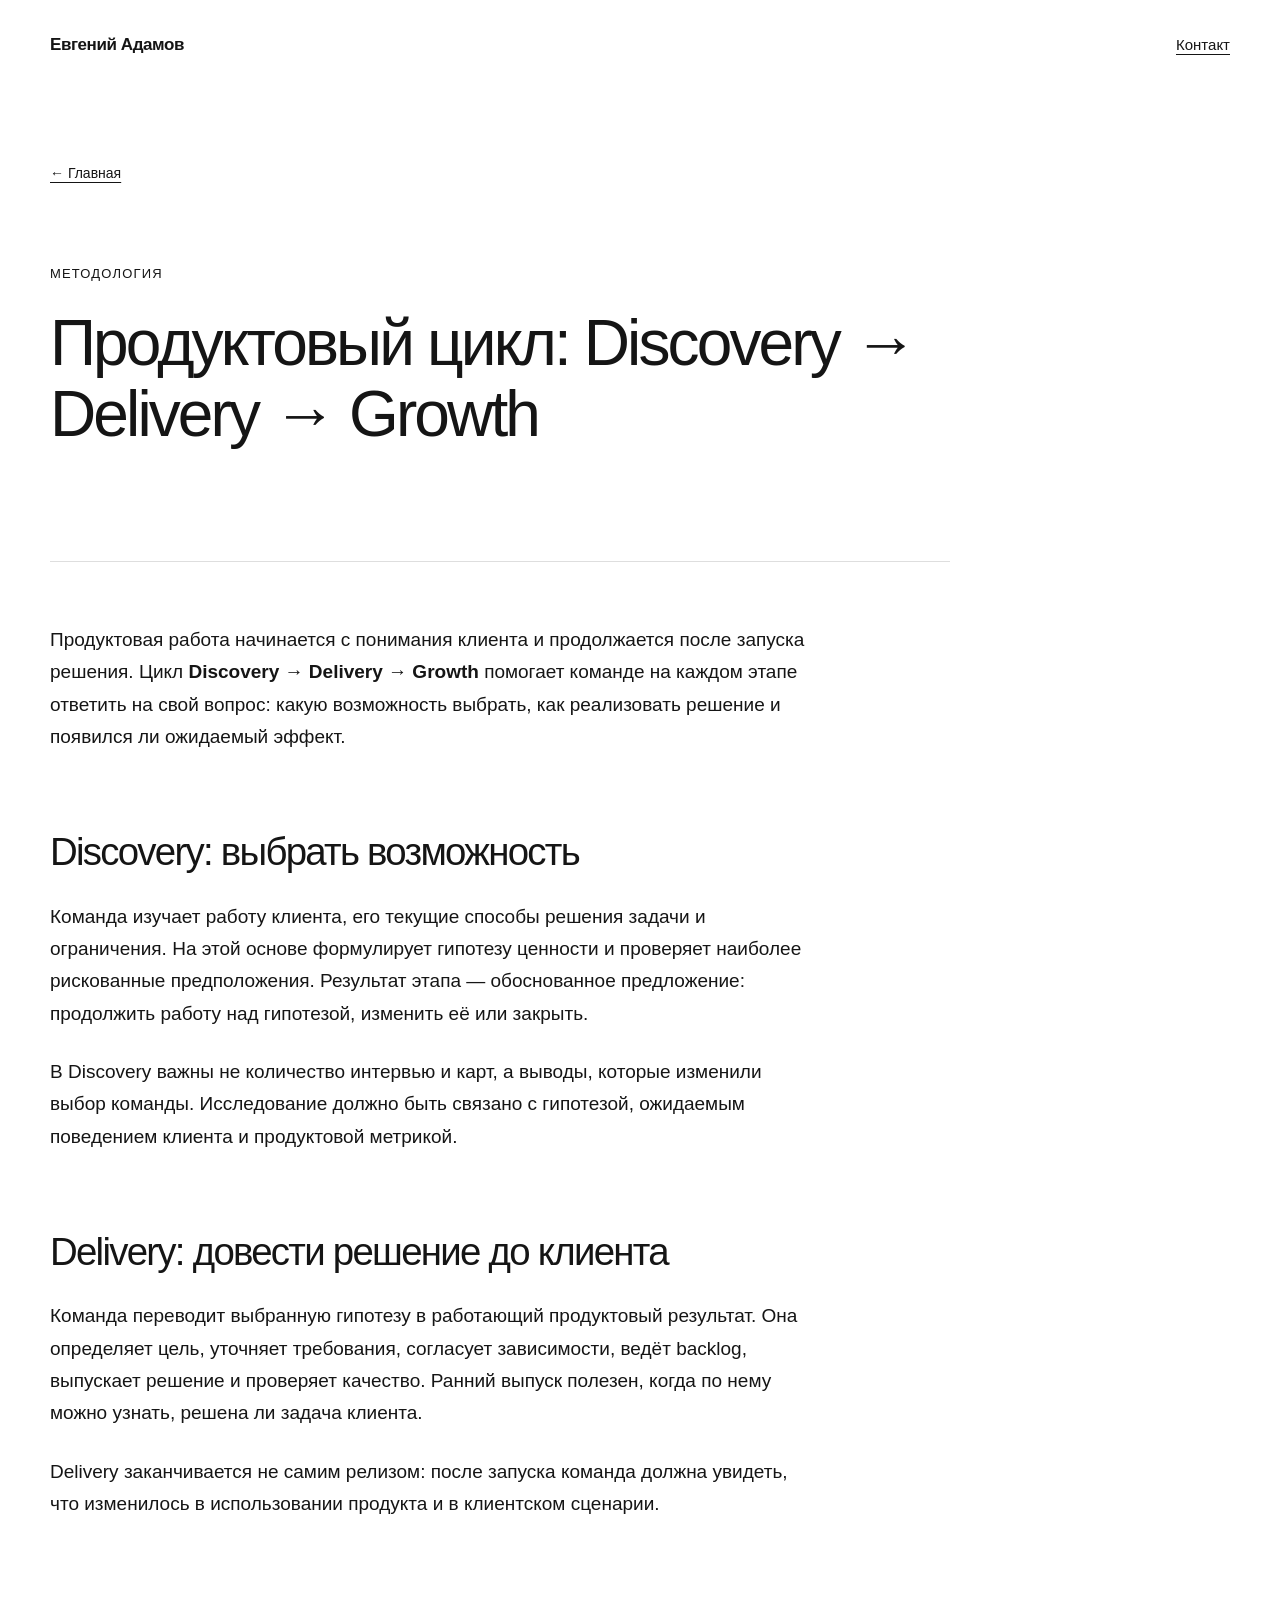
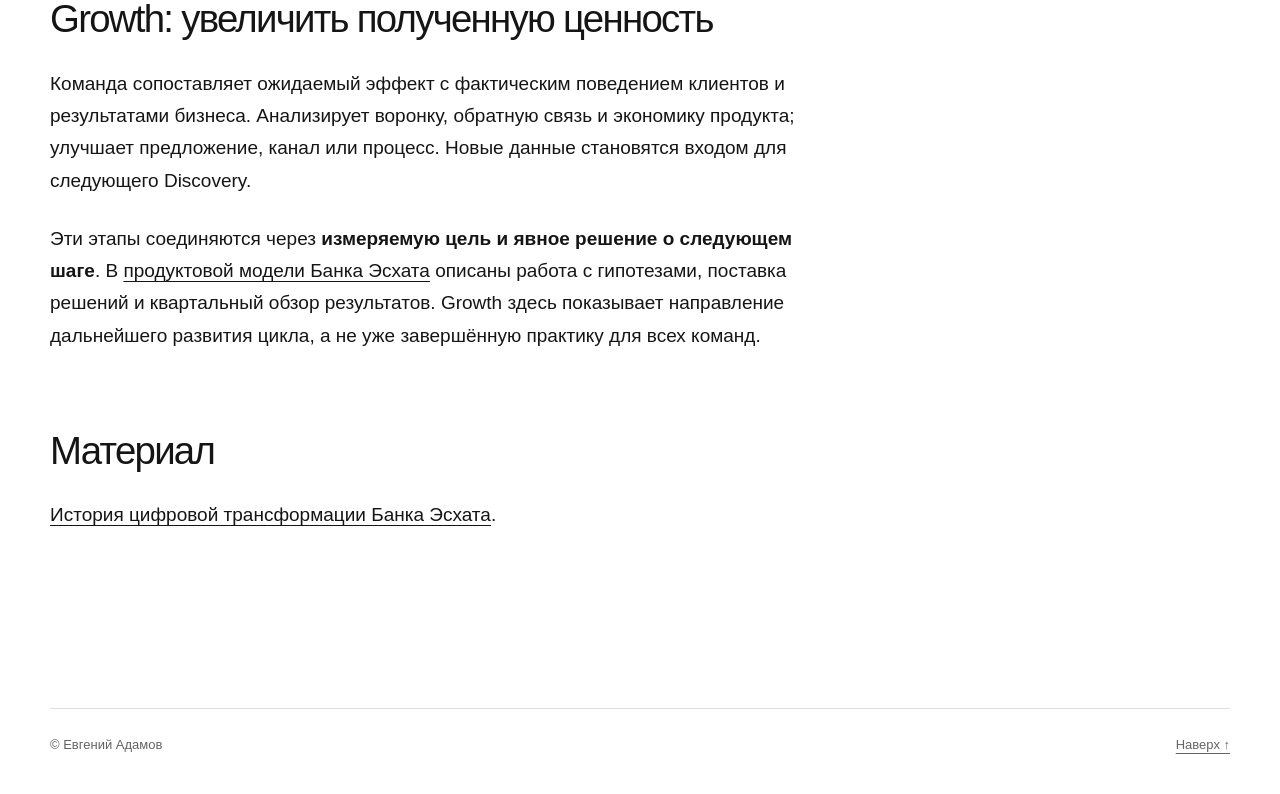
<file: methodology/product-lifecycle/index.html>
<!DOCTYPE html><html lang="ru"> <head><meta charset="UTF-8"><meta name="viewport" content="width=device-width, initial-scale=1"><meta name="description" content="Как исследование клиента, поставка решения и рост продукта связаны в одну последовательность решений."><meta name="theme-color" content="#ffffff"><title>Продуктовый цикл: Discovery → Delivery → Growth — Евгений Адамов</title><style>:root{color-scheme:light;--ink: #151515;--muted: #646464;--line: #dedede}*{box-sizing:border-box}html{scroll-behavior:smooth}body{margin:0;background:#fff;color:var(--ink);font-family:Arial,Helvetica,sans-serif;font-size:17px;line-height:1.5;-webkit-font-smoothing:antialiased}a{color:inherit;text-underline-offset:4px}a:hover{text-decoration-thickness:2px}a:focus-visible{outline:2px solid var(--ink);outline-offset:5px}.shell{width:min(100% - 64px,1180px);margin-inline:auto}.site-header{min-height:90px;display:flex;align-items:center;justify-content:space-between;gap:24px}.brand{font-size:17px;font-weight:700;letter-spacing:-.025em;text-decoration:none}.header-contact{font-size:15px}.hero{display:grid;grid-template-columns:minmax(0,1.3fr) minmax(0,.7fr);gap:clamp(32px,5vw,88px);align-items:center;padding-block:clamp(70px,9vw,120px) clamp(80px,10vw,140px)}.eyebrow{font-size:13px;line-height:1.3;text-transform:uppercase;letter-spacing:.09em;margin:0 0 26px}h1,h2,h3,p{margin-top:0}h1,h2,h3{line-height:1.08;letter-spacing:-.045em}h1{font-size:clamp(48px,5.9vw,84px);font-weight:500;margin-bottom:32px}h2{font-size:clamp(32px,3.6vw,49px);font-weight:500;margin-bottom:0}h3{font-size:24px;font-weight:500;margin-bottom:18px}.intro{font-size:clamp(20px,2vw,25px);line-height:1.42;max-width:620px;margin-bottom:30px}.inline-link{font-size:17px}.portrait{display:block;width:100%;height:auto;aspect-ratio:3 / 4;object-fit:cover;object-position:center 35%;filter:grayscale(1)}.section{border-top:1px solid var(--line);padding-block:clamp(72px,9vw,120px)}.section-heading{margin-bottom:58px}.section-heading .eyebrow{margin-bottom:20px}.focus-grid,.wide-list,.company-grid{list-style:none;padding:0;margin:0}.focus-grid{display:grid;grid-template-columns:repeat(2,minmax(0,1fr));column-gap:54px;font-size:clamp(22px,2.5vw,30px);line-height:1.25}.focus-grid li{border-top:1px solid var(--line);padding:24px 0 30px}.wide-list{font-size:clamp(21px,2.6vw,30px);line-height:1.3}.wide-list li{border-top:1px solid var(--line);padding:22px 0 26px}.wide-list li:last-child{border-bottom:1px solid var(--line)}.company-grid{display:grid;grid-template-columns:repeat(3,minmax(0,1fr));column-gap:36px;font-size:clamp(20px,2.2vw,26px)}.company-grid li{border-top:1px solid var(--line);padding:24px 0 28px}.section-pair{display:grid;grid-template-columns:1fr 1fr;gap:60px}.section-pair .section-heading{margin-bottom:0}.experience-note{margin:40px 0 0;color:var(--muted);font-size:18px;line-height:1.4}.contact-section{padding-bottom:160px}.contact-links{display:flex;flex-direction:column;align-items:flex-start;gap:18px;font-size:clamp(20px,2vw,25px)}.site-footer{border-top:1px solid var(--line);padding-block:26px 40px;display:flex;justify-content:space-between;gap:24px;color:var(--muted);font-size:13px}.evidence-page{padding-block:70px 150px}.back-link{font-size:14px}.evidence-header{max-width:900px;padding:80px 0;border-bottom:1px solid var(--line)}.evidence-header h1{font-size:clamp(42px,5vw,70px);line-height:1.1}.evidence-meta{color:var(--muted);font-size:15px;margin:28px 0 0}.prose{max-width:760px;padding-top:62px;font-size:19px;line-height:1.7}.prose h2{font-size:clamp(28px,3vw,39px);margin:78px 0 28px}.prose h2:first-child{margin-top:0}.prose p,.prose ul,.prose ol{margin:0 0 26px}.prose ul,.prose ol{padding-left:1.4em}.prose li{padding-left:.2em;margin-bottom:12px}.prose a{overflow-wrap:anywhere}@media(max-width:720px){.hero{grid-template-columns:1fr;padding-top:70px}.portrait{width:min(100%,440px)}.section-pair{grid-template-columns:1fr;gap:38px}}@media(max-width:560px){.shell{width:min(100% - 36px,1180px)}.site-header{min-height:72px}.hero{padding-block:66px 104px;gap:54px}h1{font-size:clamp(42px,10vw,56px)}.section{padding-block:74px}.section-heading{margin-bottom:40px}.focus-grid,.company-grid{grid-template-columns:1fr}.focus-grid li,.company-grid li{padding:18px 0 22px}.experience-note{margin-top:28px}.contact-section{padding-bottom:100px}.evidence-page{padding-block:45px 100px}.evidence-header{padding:60px 0}.prose{padding-top:40px;font-size:17px}}
</style></head> <body> <header class="site-header shell" id="top"> <a class="brand" href="../../">Евгений Адамов</a> <a class="header-contact" href="../../#contact">Контакт</a> </header> <main> <article class="evidence-page shell"> <a class="back-link" href="../../">← Главная</a> <header class="evidence-header"> <p class="eyebrow">Методология</p> <h1>Продуктовый цикл: Discovery → Delivery → Growth</h1>  </header> <div class="prose"><p>Продуктовая работа начинается с понимания клиента и продолжается после запуска решения. Цикл <strong>Discovery → Delivery → Growth</strong> помогает команде на каждом этапе ответить на свой вопрос: какую возможность выбрать, как реализовать решение и появился ли ожидаемый эффект.</p>
<h2 id="discovery-выбрать-возможность">Discovery: выбрать возможность</h2>
<p>Команда изучает работу клиента, его текущие способы решения задачи и ограничения. На этой основе формулирует гипотезу ценности и проверяет наиболее рискованные предположения. Результат этапа — обоснованное предложение: продолжить работу над гипотезой, изменить её или закрыть.</p>
<p>В Discovery важны не количество интервью и карт, а выводы, которые изменили выбор команды. Исследование должно быть связано с гипотезой, ожидаемым поведением клиента и продуктовой метрикой.</p>
<h2 id="delivery-довести-решение-до-клиента">Delivery: довести решение до клиента</h2>
<p>Команда переводит выбранную гипотезу в работающий продуктовый результат. Она определяет цель, уточняет требования, согласует зависимости, ведёт backlog, выпускает решение и проверяет качество. Ранний выпуск полезен, когда по нему можно узнать, решена ли задача клиента.</p>
<p>Delivery заканчивается не самим релизом: после запуска команда должна увидеть, что изменилось в использовании продукта и в клиентском сценарии.</p>
<h2 id="growth-увеличить-полученную-ценность">Growth: увеличить полученную ценность</h2>
<p>Команда сопоставляет ожидаемый эффект с фактическим поведением клиентов и результатами бизнеса. Анализирует воронку, обратную связь и экономику продукта; улучшает предложение, канал или процесс. Новые данные становятся входом для следующего Discovery.</p>
<p>Эти этапы соединяются через <strong>измеряемую цель и явное решение о следующем шаге</strong>. В <a href="../../cases/product-operating-model/">продуктовой модели Банка Эсхата</a> описаны работа с гипотезами, поставка решений и квартальный обзор результатов. Growth здесь показывает направление дальнейшего развития цикла, а не уже завершённую практику для всех команд.</p>
<h2 id="материал">Материал</h2>
<p><a href="https://www.eskhata.com/events/news/eskhata-tsifrovaya-transformatsiya-eto-strategiya-upravleniya/">История цифровой трансформации Банка Эсхата</a>.</p></div> </article> </main> <footer class="site-footer shell"><span>© Евгений Адамов</span><a href="#top" aria-label="Вернуться к началу страницы">Наверх ↑</a></footer> </body></html>
</file>
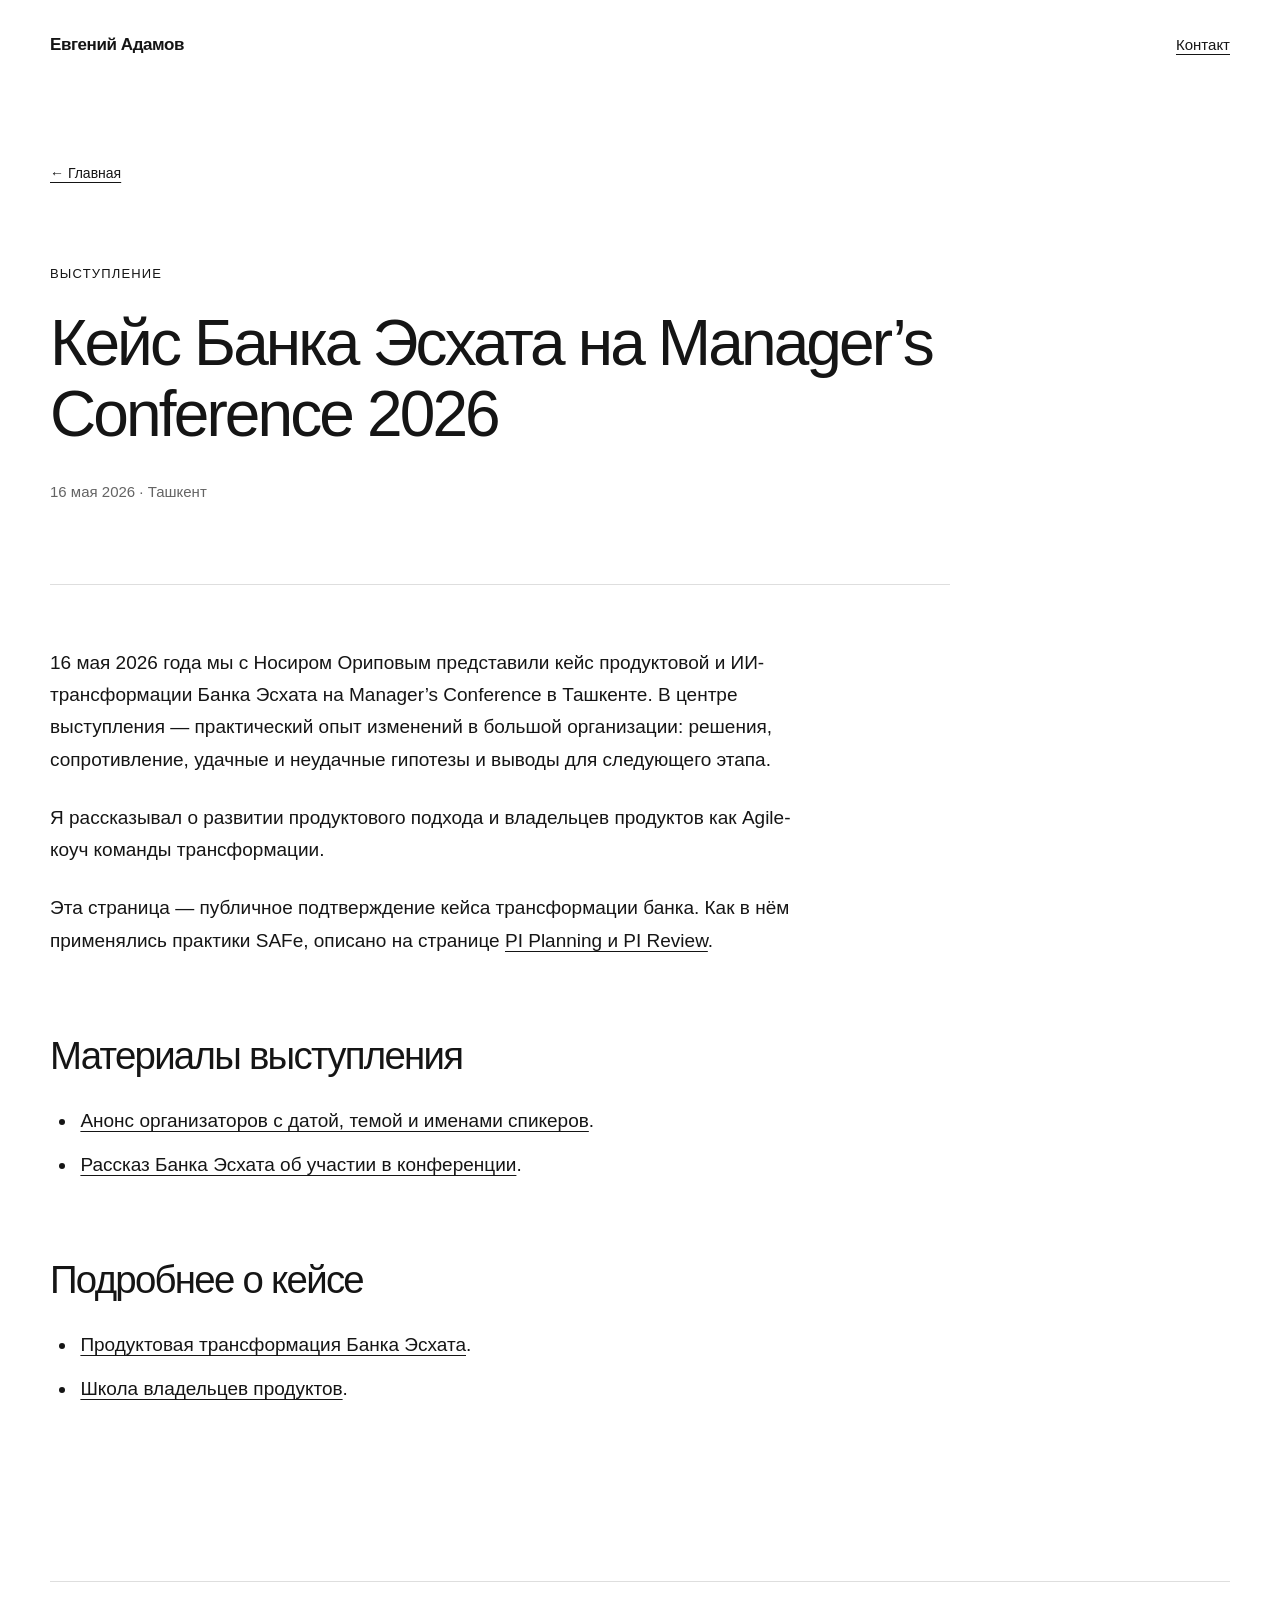
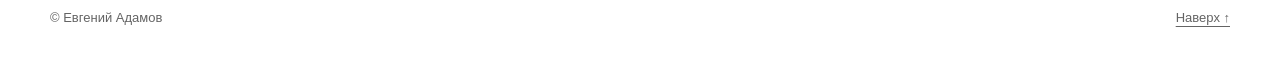
<file: speaking/managers-conf-2026/index.html>
<!DOCTYPE html><html lang="ru"> <head><meta charset="UTF-8"><meta name="viewport" content="width=device-width, initial-scale=1"><meta name="description" content="Совместное выступление Евгения Адамова и Носира Орипова о продуктовой и ИИ-трансформации банка — публичное подтверждение кейса."><meta name="theme-color" content="#ffffff"><title>Кейс Банка Эсхата на Manager’s Conference 2026 — Евгений Адамов</title><link rel="stylesheet" href="../../_astro/discovery-playbook.B6_oC3YU.css"></head> <body> <header class="site-header shell" id="top"> <a class="brand" href="../../">Евгений Адамов</a> <a class="header-contact" href="../../#contact">Контакт</a> </header> <main> <article class="evidence-page shell"> <a class="back-link" href="../../">← Главная</a> <header class="evidence-header"> <p class="eyebrow">Выступление</p> <h1>Кейс Банка Эсхата на Manager’s Conference 2026</h1> <p class="evidence-meta">16 мая 2026 · Ташкент</p> </header> <div class="prose"><p>16 мая 2026 года мы с Носиром Ориповым представили кейс продуктовой и ИИ-трансформации Банка Эсхата на Manager’s Conference в Ташкенте. В центре выступления — практический опыт изменений в большой организации: решения, сопротивление, удачные и неудачные гипотезы и выводы для следующего этапа.</p>
<p>Я рассказывал о развитии продуктового подхода и владельцев продуктов как Agile-коуч команды трансформации.</p>
<p>Эта страница — публичное подтверждение кейса трансформации банка. Как в нём применялись практики SAFe, описано на странице <a href="../../cases/pi-planning/">PI Planning и PI Review</a>.</p>
<h2 id="материалы-выступления">Материалы выступления</h2>
<ul>
<li><a href="https://www.linkedin.com/posts/agile-uzbekistan_how-okrs-and-fintech-actually-work-in-large-activity-7457104045640515584-YM58">Анонс организаторов с датой, темой и именами спикеров</a>.</li>
<li><a href="https://ru.linkedin.com/posts/ojsc-bank-eskhata_eskhatabank-managersconference2026-digitaltransformation-activity-7462722370106216448-KkEr">Рассказ Банка Эсхата об участии в конференции</a>.</li>
</ul>
<h2 id="подробнее-о-кейсе">Подробнее о кейсе</h2>
<ul>
<li><a href="../../cases/eskhata-product-transformation/">Продуктовая трансформация Банка Эсхата</a>.</li>
<li><a href="../../cases/product-education/">Школа владельцев продуктов</a>.</li>
</ul></div> </article> </main> <footer class="site-footer shell"><span>© Евгений Адамов</span><a href="#top" aria-label="Вернуться к началу страницы">Наверх ↑</a></footer> </body></html>
</file>
<file: _astro/discovery-playbook.B6_oC3YU.css>
:root{color-scheme:light;--ink: #151515;--muted: #646464;--line: #dedede}*{box-sizing:border-box}html{scroll-behavior:smooth}body{margin:0;background:#fff;color:var(--ink);font-family:Arial,Helvetica,sans-serif;font-size:17px;line-height:1.5;-webkit-font-smoothing:antialiased}a{color:inherit;text-underline-offset:4px}a:hover{text-decoration-thickness:2px}a:focus-visible{outline:2px solid var(--ink);outline-offset:5px}.shell{width:min(100% - 64px,1180px);margin-inline:auto}.site-header{min-height:90px;display:flex;align-items:center;justify-content:space-between;gap:24px}.brand{font-size:17px;font-weight:700;letter-spacing:-.025em;text-decoration:none}.header-contact{font-size:15px}.hero{display:grid;grid-template-columns:minmax(0,1.3fr) minmax(0,.7fr);gap:clamp(32px,5vw,88px);align-items:center;padding-block:clamp(70px,9vw,120px) clamp(80px,10vw,140px)}.eyebrow{font-size:13px;line-height:1.3;text-transform:uppercase;letter-spacing:.09em;margin:0 0 26px}h1,h2,h3,p{margin-top:0}h1,h2,h3{line-height:1.08;letter-spacing:-.045em}h1{font-size:clamp(48px,5.9vw,84px);font-weight:500;margin-bottom:32px}h2{font-size:clamp(32px,3.6vw,49px);font-weight:500;margin-bottom:0}h3{font-size:24px;font-weight:500;margin-bottom:18px}.intro{font-size:clamp(20px,2vw,25px);line-height:1.42;max-width:620px;margin-bottom:30px}.inline-link{font-size:17px}.portrait{display:block;width:100%;height:auto;aspect-ratio:3 / 4;object-fit:cover;object-position:center 35%;filter:grayscale(1)}.section{border-top:1px solid var(--line);padding-block:clamp(72px,9vw,120px)}.section-heading{margin-bottom:58px}.section-heading .eyebrow{margin-bottom:20px}.focus-grid,.wide-list,.company-grid{list-style:none;padding:0;margin:0}.focus-grid{display:grid;grid-template-columns:repeat(2,minmax(0,1fr));column-gap:54px;font-size:clamp(22px,2.5vw,30px);line-height:1.25}.focus-grid li{border-top:1px solid var(--line);padding:24px 0 30px}.wide-list{font-size:clamp(21px,2.6vw,30px);line-height:1.3}.wide-list li{border-top:1px solid var(--line);padding:22px 0 26px}.wide-list li:last-child{border-bottom:1px solid var(--line)}.company-grid{display:grid;grid-template-columns:repeat(3,minmax(0,1fr));column-gap:36px;font-size:clamp(20px,2.2vw,26px)}.company-grid li{border-top:1px solid var(--line);padding:24px 0 28px}.section-pair{display:grid;grid-template-columns:1fr 1fr;gap:60px}.section-pair .section-heading{margin-bottom:0}.experience-note{margin:40px 0 0;color:var(--muted);font-size:18px;line-height:1.4}.contact-section{padding-bottom:160px}.contact-links{display:flex;flex-direction:column;align-items:flex-start;gap:18px;font-size:clamp(20px,2vw,25px)}.site-footer{border-top:1px solid var(--line);padding-block:26px 40px;display:flex;justify-content:space-between;gap:24px;color:var(--muted);font-size:13px}.evidence-page{padding-block:70px 150px}.back-link{font-size:14px}.evidence-header{max-width:900px;padding:80px 0;border-bottom:1px solid var(--line)}.evidence-header h1{font-size:clamp(42px,5vw,70px);line-height:1.1}.evidence-meta{color:var(--muted);font-size:15px;margin:28px 0 0}.prose{max-width:760px;padding-top:62px;font-size:19px;line-height:1.7}.prose h2{font-size:clamp(28px,3vw,39px);margin:78px 0 28px}.prose h2:first-child{margin-top:0}.prose p,.prose ul,.prose ol{margin:0 0 26px}.prose ul,.prose ol{padding-left:1.4em}.prose li{padding-left:.2em;margin-bottom:12px}.prose a{overflow-wrap:anywhere}@media(max-width:720px){.hero{grid-template-columns:1fr;padding-top:70px}.portrait{width:min(100%,440px)}.section-pair{grid-template-columns:1fr;gap:38px}}@media(max-width:560px){.shell{width:min(100% - 36px,1180px)}.site-header{min-height:72px}.hero{padding-block:66px 104px;gap:54px}h1{font-size:clamp(42px,10vw,56px)}.section{padding-block:74px}.section-heading{margin-bottom:40px}.focus-grid,.company-grid{grid-template-columns:1fr}.focus-grid li,.company-grid li{padding:18px 0 22px}.experience-note{margin-top:28px}.contact-section{padding-bottom:100px}.evidence-page{padding-block:45px 100px}.evidence-header{padding:60px 0}.prose{padding-top:40px;font-size:17px}}.prose table{display:block;max-width:100%;overflow-x:auto;border-collapse:collapse;margin-bottom:30px;font-size:15px;line-height:1.5}.prose th,.prose td{border:1px solid var(--line);padding:12px;min-width:120px;vertical-align:top;text-align:left}.prose th{background:#f5f5f5}.prose h3{margin-top:40px}
</file>
